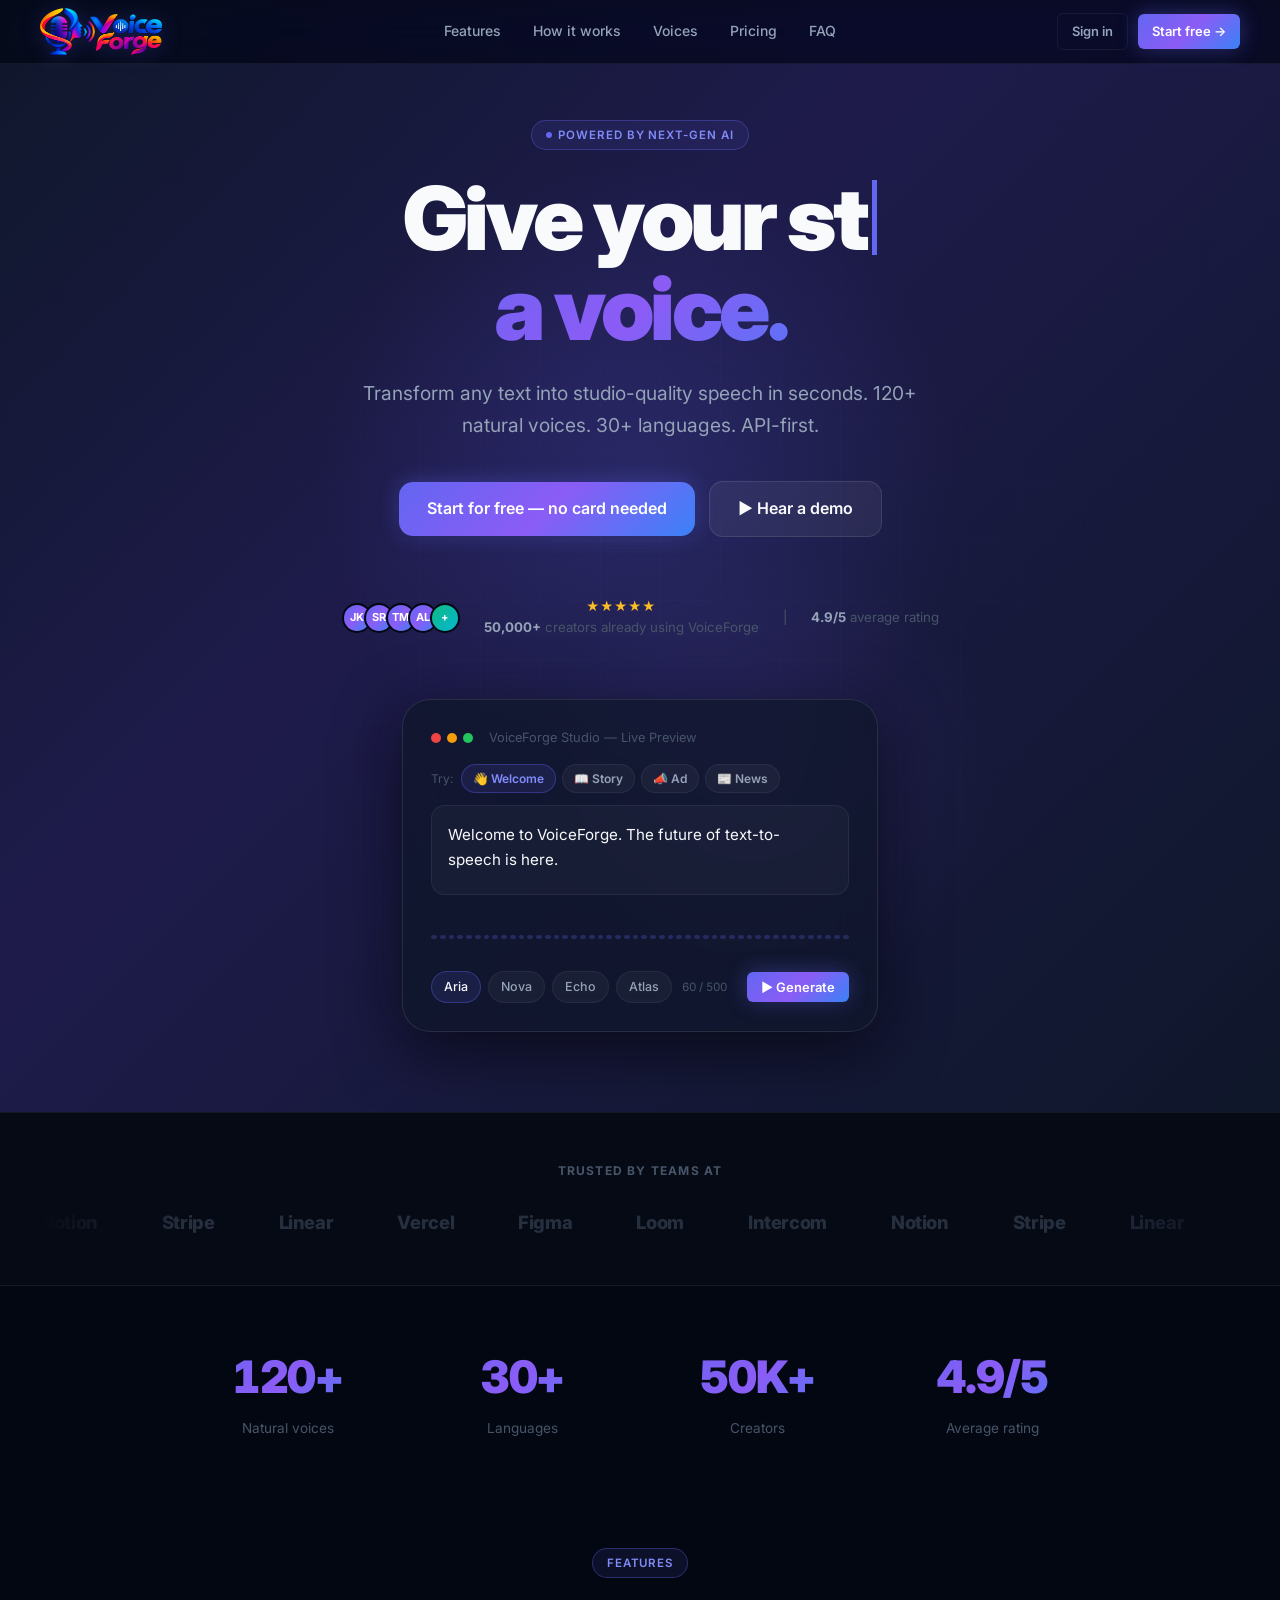
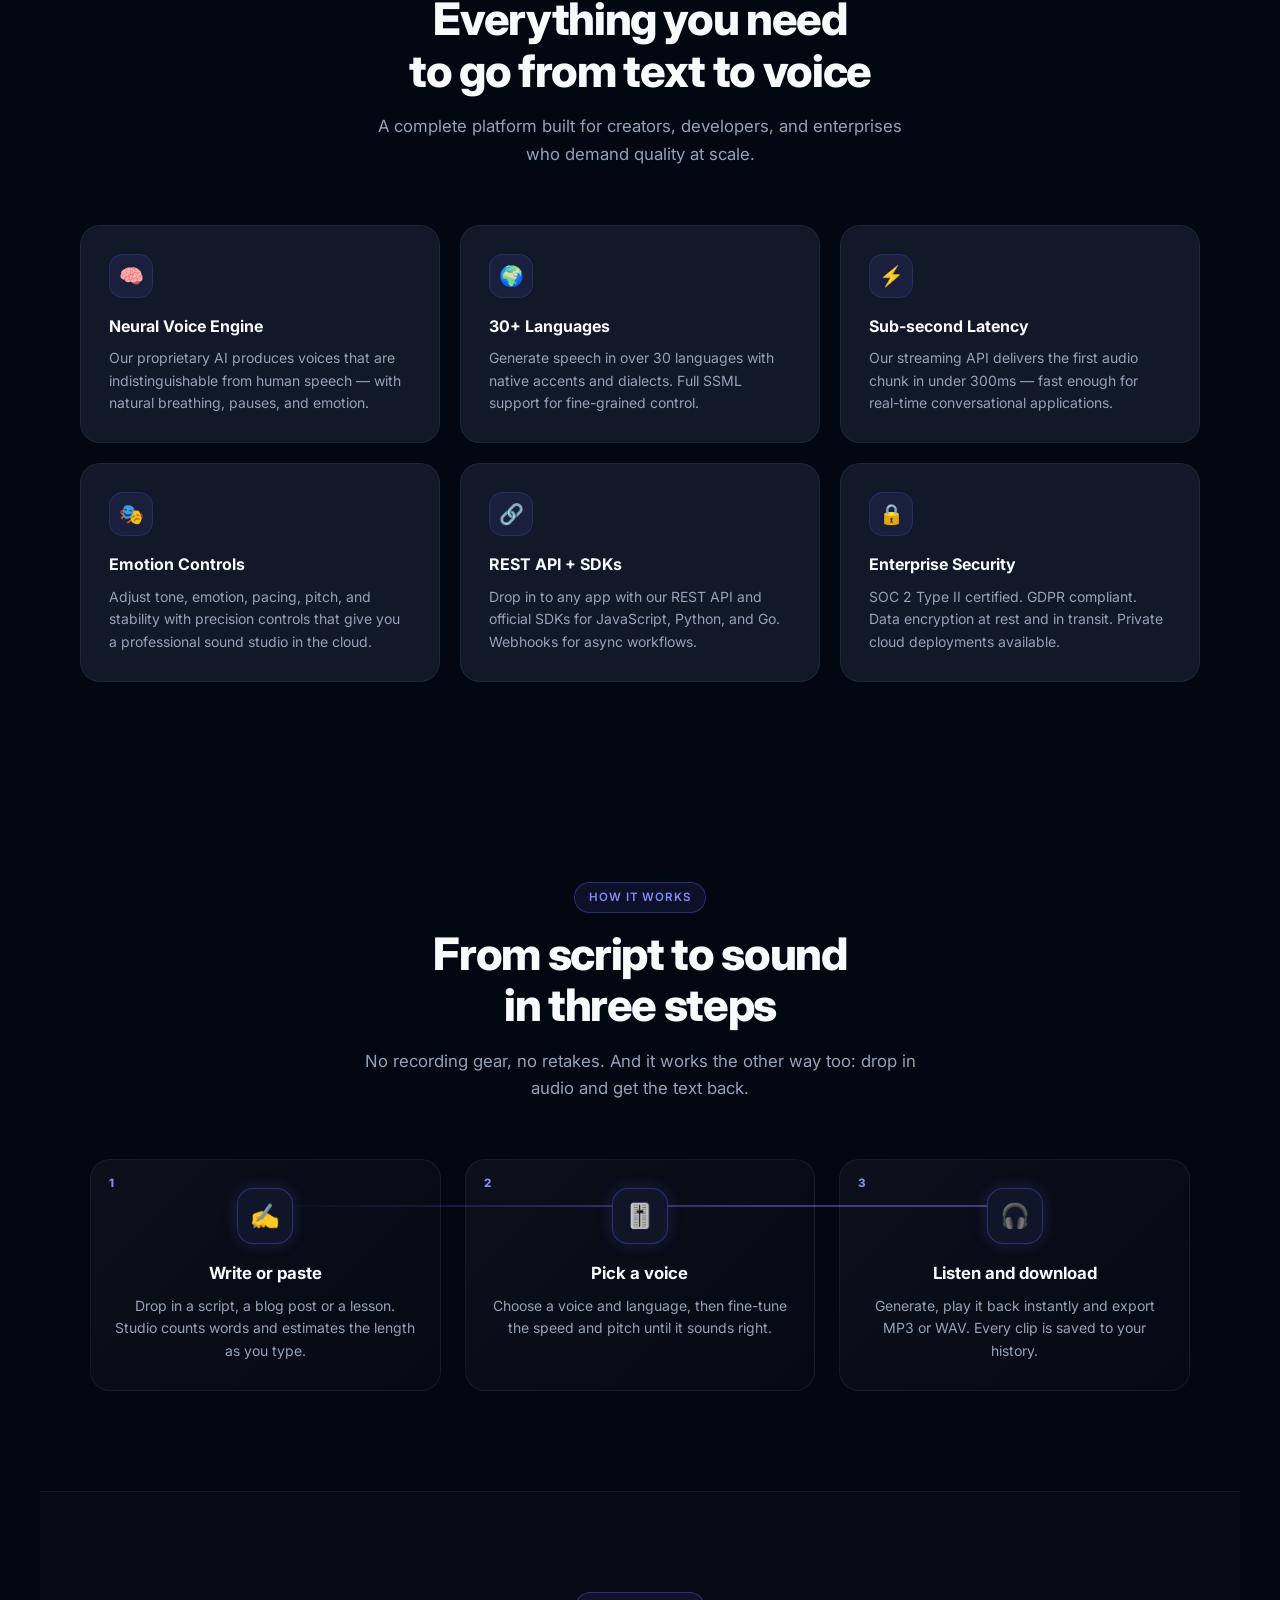
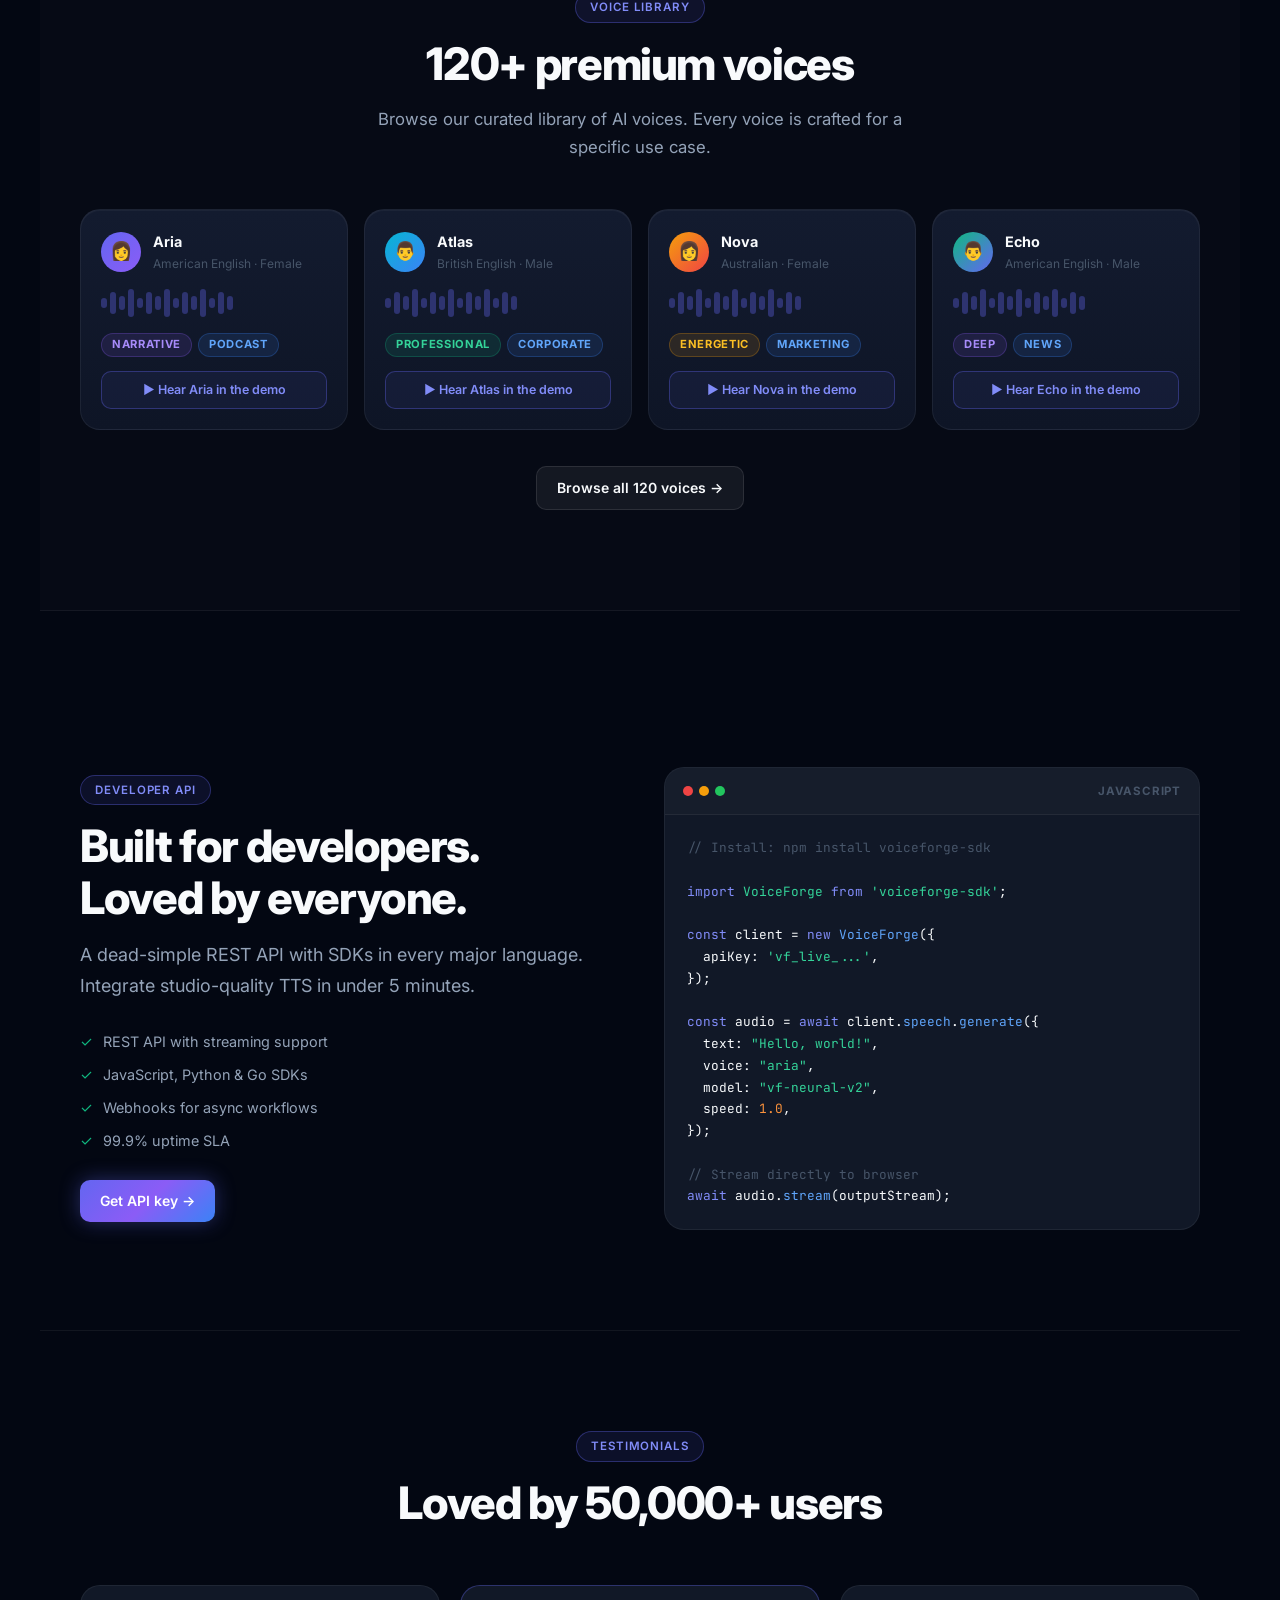
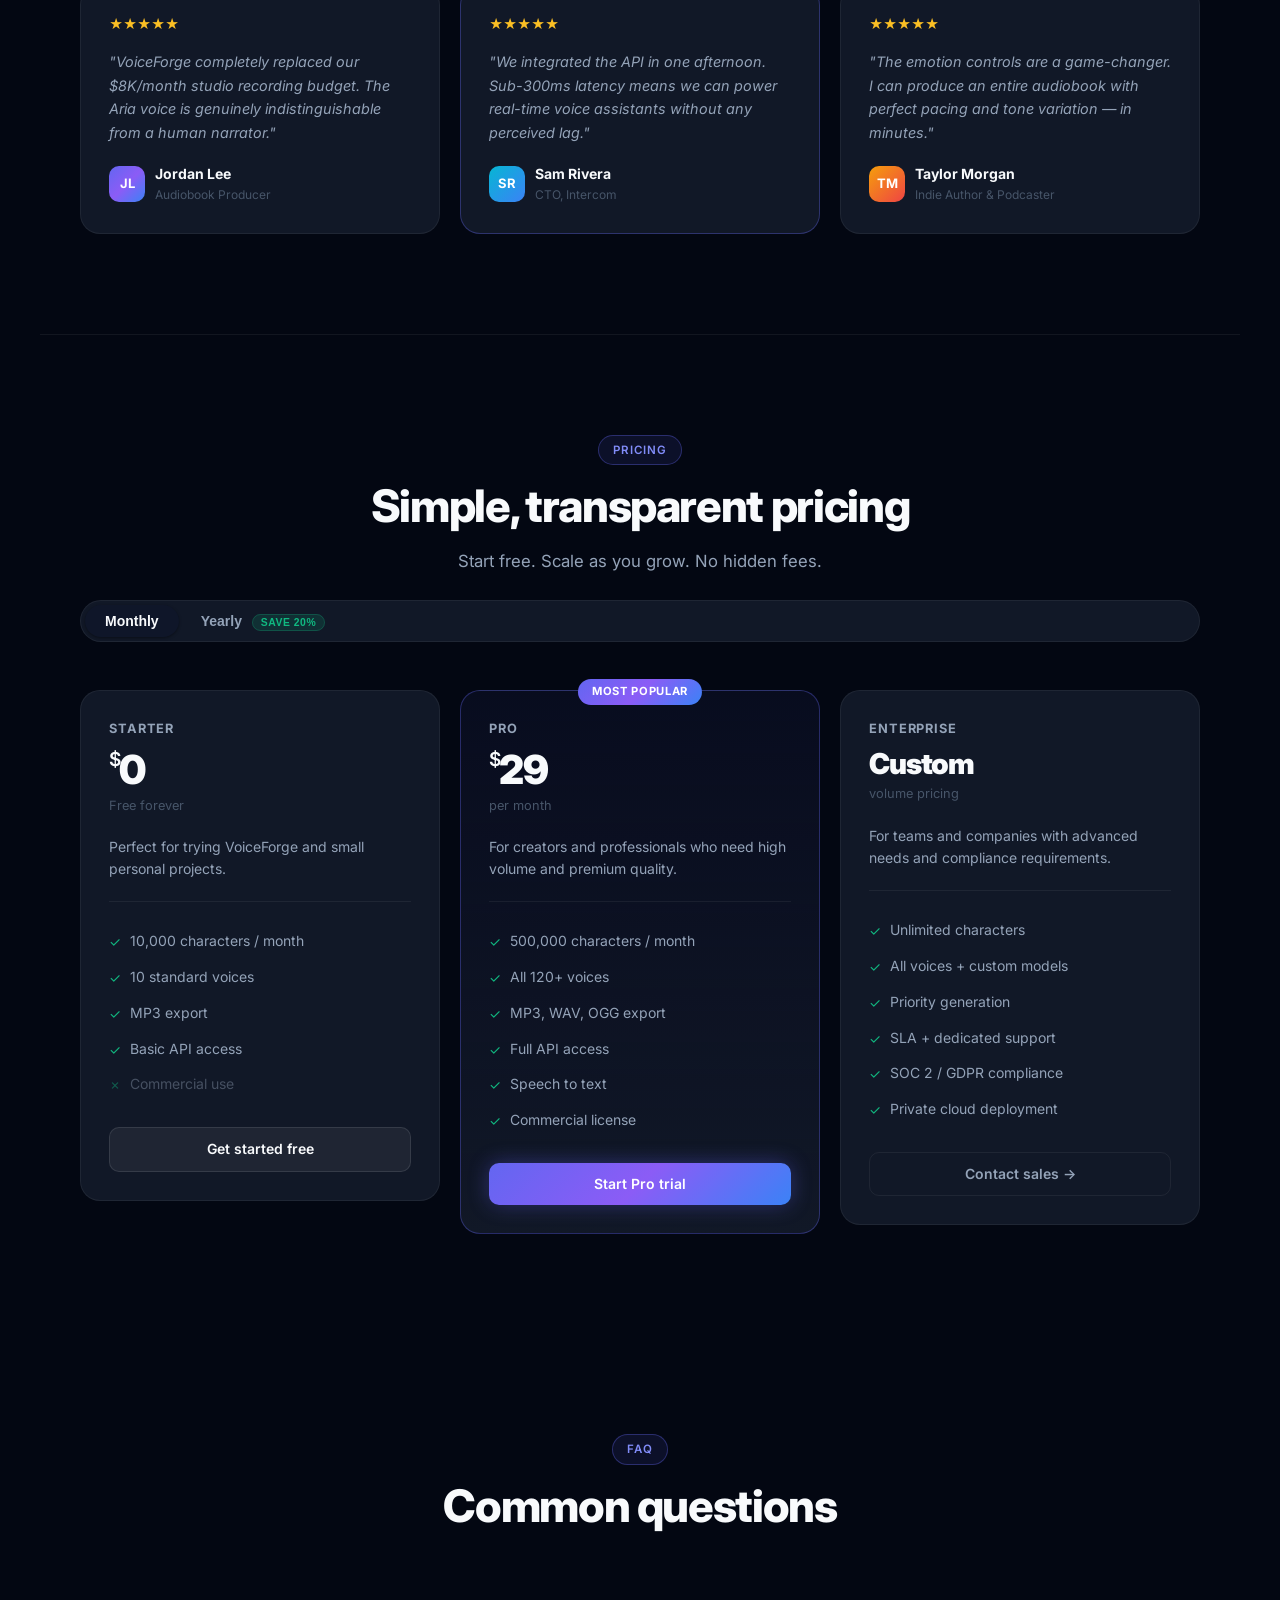
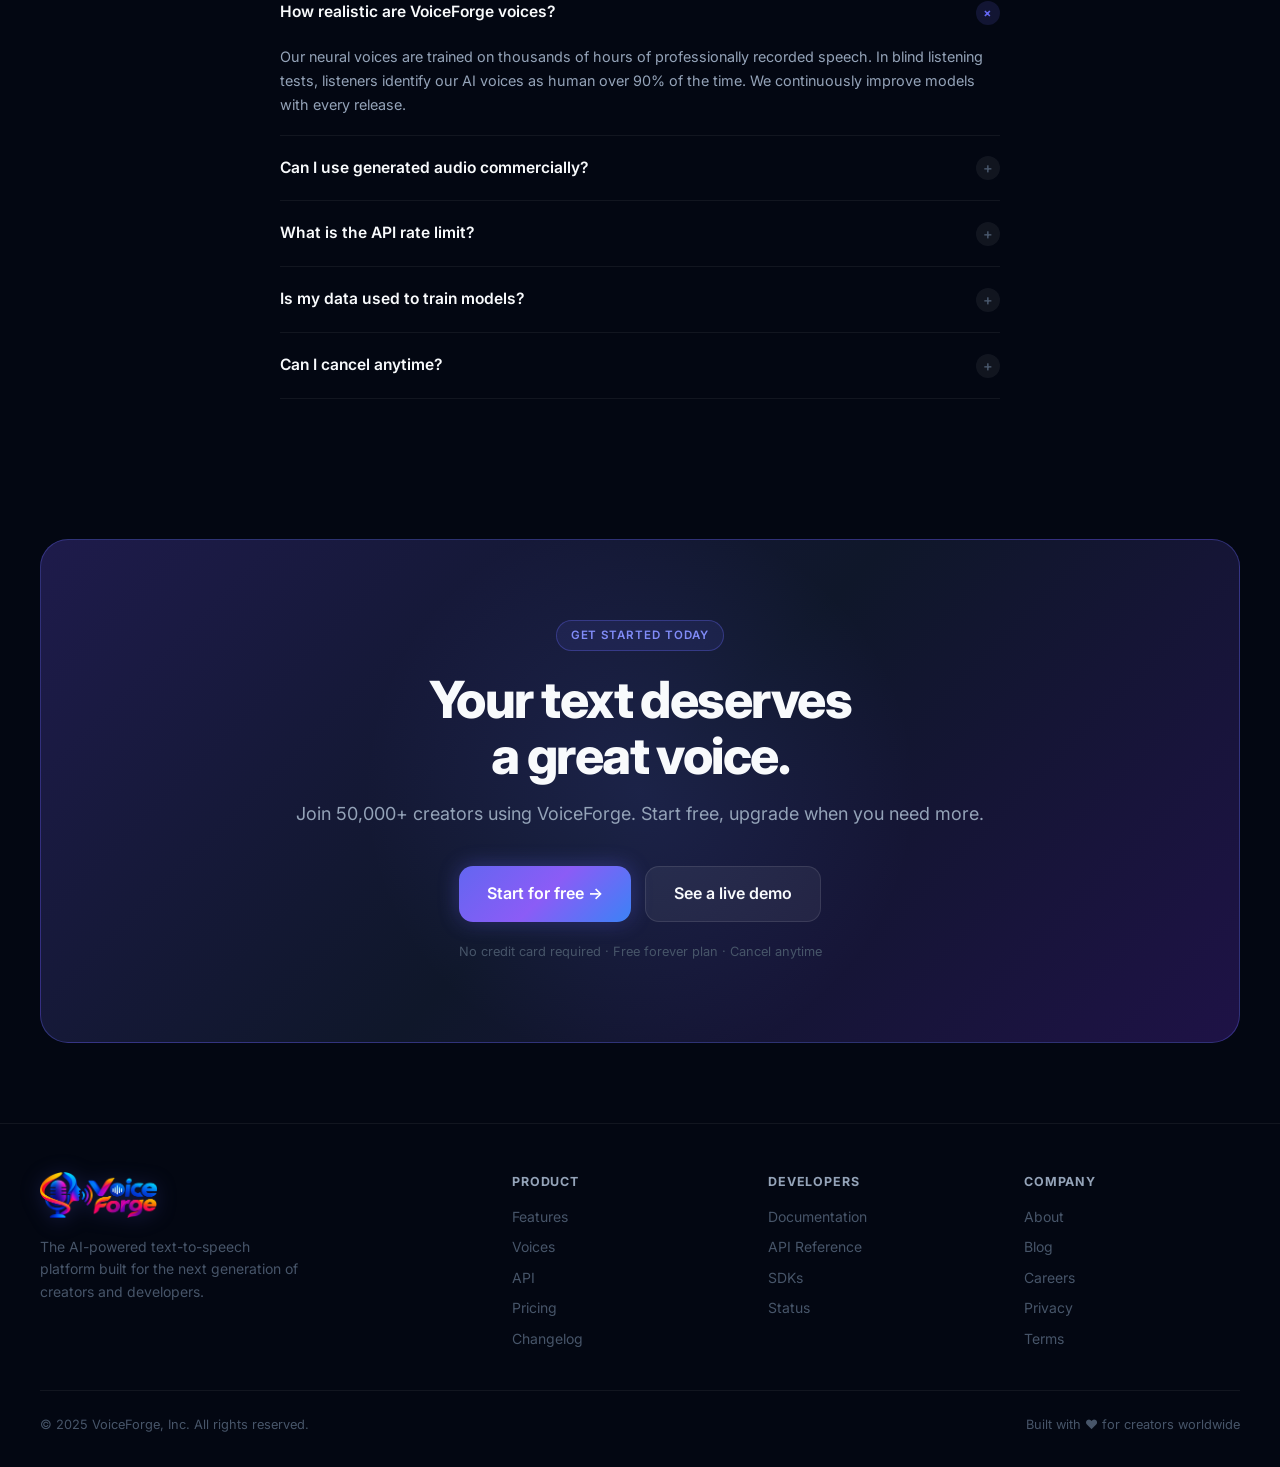
<file: frontend/index.html>
<!DOCTYPE html>
<html lang="en">
<head>
  <meta charset="UTF-8">
  <meta name="viewport" content="width=device-width, initial-scale=1.0">
  <title>VoiceForge — AI Text to Speech Platform</title>
<link rel="icon" href="favicon.ico" sizes="any">
<link rel="icon" type="image/png" sizes="32x32" href="assets/favicon-32.png">
<link rel="apple-touch-icon" href="assets/apple-touch-icon.png">
  <meta name="description" content="Transform any text into natural, expressive voice in seconds. Powered by next-generation AI. Used by 50,000+ creators, developers, and enterprises.">
  <link rel="stylesheet" href="design-system.css?v=20261009">
  <link rel="stylesheet" href="landing.css?v=20261009">
<link rel="stylesheet" href="ui.css?v=20261009">
</head>
<body>

<div class="scroll-progress" id="scrollProgress"></div>

<!-- ── Navigation ── -->
<nav class="landing-nav" id="landingNav">
  <a href="index.html" class="nav-logo">
    <img src="assets/logo.png" alt="VoiceForge" class="brand-logo">
  </a>

  <div class="nav-links-center">
    <a href="#features">Features</a>
    <a href="#how">How it works</a>
    <a href="#voices">Voices</a>
    <a href="#pricing">Pricing</a>
    <a href="#faq">FAQ</a>
  </div>

  <div class="nav-cta">
    <a href="login.html" class="btn btn-ghost btn-sm">Sign in</a>
    <a href="register.html" class="btn btn-primary btn-sm">Start free →</a>
  </div>
</nav>

<!-- ════════════════════════════════════
     HERO
════════════════════════════════════ -->
<section class="hero">
  <div class="hero-bg">
    <div class="hero-bg-glow"></div>
    <div class="hero-bg-glow2"></div>
    <div class="hero-grid"></div>
    <div class="hero-rings" aria-hidden="true"><span></span><span></span><span></span></div>
  </div>

  <div class="hero-content">
    <div class="hero-eyebrow">
      <span class="eyebrow"><span class="dot"></span> Powered by Next-Gen AI</span>
    </div>

    <h1 class="hero-headline">
      Give your <span class="rotator"><span id="rotWord">words</span><span class="caret" aria-hidden="true"></span></span>
      <span class="accent-line">a voice.</span>
    </h1>

    <p class="hero-sub">
      Transform any text into studio-quality speech in seconds.
      120+ natural voices. 30+ languages. API-first.
    </p>

    <div class="hero-actions">
      <a href="register.html" class="btn btn-primary btn-lg">
        Start for free — no card needed
      </a>
      <a href="#demo" class="btn btn-secondary btn-lg">
        ▶ Hear a demo
      </a>
    </div>

    <div class="social-proof">
      <div class="sp-avatars">
        <div class="sp-avatar">JK</div>
        <div class="sp-avatar">SR</div>
        <div class="sp-avatar">TM</div>
        <div class="sp-avatar">AL</div>
        <div class="sp-avatar" style="background:linear-gradient(135deg,#10b981,#06b6d4)">+</div>
      </div>
      <div>
        <div class="sp-stars">★★★★★</div>
        <div class="sp-text"><strong>50,000+</strong> creators already using VoiceForge</div>
      </div>
      <div class="sp-text" style="color:var(--text-tertiary)">|</div>
      <div class="sp-text"><strong style="color:var(--text-secondary)">4.9/5</strong> average rating</div>
    </div>
  </div>

  <!-- Live Demo Card -->
  <div class="hero-demo" id="demo">
    <div class="demo-header">
      <div class="demo-dots">
        <div class="demo-dot r"></div>
        <div class="demo-dot y"></div>
        <div class="demo-dot g"></div>
      </div>
      <span class="demo-title">VoiceForge Studio — Live Preview</span>
    </div>

    <div class="demo-examples">
      <span class="demo-examples-label">Try:</span>
      <button type="button" class="ex-chip active" onclick="useExample(this,'welcome')">👋 Welcome</button>
      <button type="button" class="ex-chip" onclick="useExample(this,'story')">📖 Story</button>
      <button type="button" class="ex-chip" onclick="useExample(this,'ad')">📣 Ad</button>
      <button type="button" class="ex-chip" onclick="useExample(this,'news')">📰 News</button>
    </div>

    <textarea class="demo-textarea" id="demoText" maxlength="500" placeholder="Type something and hear it come to life…" oninput="updateDemoCount()">Welcome to VoiceForge. The future of text-to-speech is here.</textarea>

    <div class="demo-eq" id="demoEq" aria-hidden="true"></div>

    <div class="demo-footer">
      <div class="demo-voices">
        <span class="voice-chip selected" onclick="selectVoice(this, 'aria')">Aria</span>
        <span class="voice-chip" onclick="selectVoice(this, 'nova')">Nova</span>
        <span class="voice-chip" onclick="selectVoice(this, 'echo')">Echo</span>
        <span class="voice-chip" onclick="selectVoice(this, 'atlas')">Atlas</span>
      </div>
      <span class="demo-count" id="demoCount">0 / 500</span>
      <button class="btn btn-primary btn-sm" onclick="demoConvert()" id="demoBtn">
        <span class="btn-label">▶ Generate</span>
        <span class="spinner"></span>
      </button>
    </div>

    <div class="demo-waveform" id="demoWaveform">
      <audio id="demoAudio" controls></audio>
    </div>
    <div class="demo-note" id="demoNote"></div>
  </div>
</section>

<!-- ════════════════════════════════════
     TRUSTED BY
════════════════════════════════════ -->
<div class="trusted-section">
  <div class="trusted-label">Trusted by teams at</div>
  <div class="logos-marquee">
    <div class="logos-track">
      <span class="logo-item">Notion</span><span class="logo-item">Stripe</span><span class="logo-item">Linear</span><span class="logo-item">Vercel</span><span class="logo-item">Figma</span><span class="logo-item">Loom</span><span class="logo-item">Intercom</span>
      <span aria-hidden="true" class="logos-dup"><span class="logo-item">Notion</span><span class="logo-item">Stripe</span><span class="logo-item">Linear</span><span class="logo-item">Vercel</span><span class="logo-item">Figma</span><span class="logo-item">Loom</span><span class="logo-item">Intercom</span></span>
    </div>
  </div>
</div>

<!-- ════════════════════════════════════
     STATS
════════════════════════════════════ -->
<section class="stats-strip">
  <div class="stat"><div class="stat-num"><span data-count="120">0</span>+</div><div class="stat-label">Natural voices</div></div>
  <div class="stat"><div class="stat-num"><span data-count="30">0</span>+</div><div class="stat-label">Languages</div></div>
  <div class="stat"><div class="stat-num"><span data-count="50">0</span>K+</div><div class="stat-label">Creators</div></div>
  <div class="stat"><div class="stat-num"><span data-count="4.9" data-decimals="1">0</span>/5</div><div class="stat-label">Average rating</div></div>
</section>

<!-- ════════════════════════════════════
     FEATURES
════════════════════════════════════ -->
<section class="section" id="features">
  <div class="section-center">
    <div class="section-eyebrow">
      <span class="eyebrow">Features</span>
    </div>
    <h2 class="section-headline">Everything you need<br>to go from text to voice</h2>
    <p class="section-sub">A complete platform built for creators, developers, and enterprises who demand quality at scale.</p>
  </div>

  <div class="features-grid">
    <div class="feature-card">
      <div class="feature-icon">🧠</div>
      <div class="feature-title">Neural Voice Engine</div>
      <div class="feature-desc">Our proprietary AI produces voices that are indistinguishable from human speech — with natural breathing, pauses, and emotion.</div>
    </div>
    <div class="feature-card">
      <div class="feature-icon">🌍</div>
      <div class="feature-title">30+ Languages</div>
      <div class="feature-desc">Generate speech in over 30 languages with native accents and dialects. Full SSML support for fine-grained control.</div>
    </div>
    <div class="feature-card">
      <div class="feature-icon">⚡</div>
      <div class="feature-title">Sub-second Latency</div>
      <div class="feature-desc">Our streaming API delivers the first audio chunk in under 300ms — fast enough for real-time conversational applications.</div>
    </div>
    <div class="feature-card">
      <div class="feature-icon">🎭</div>
      <div class="feature-title">Emotion Controls</div>
      <div class="feature-desc">Adjust tone, emotion, pacing, pitch, and stability with precision controls that give you a professional sound studio in the cloud.</div>
    </div>
    <div class="feature-card">
      <div class="feature-icon">🔗</div>
      <div class="feature-title">REST API + SDKs</div>
      <div class="feature-desc">Drop in to any app with our REST API and official SDKs for JavaScript, Python, and Go. Webhooks for async workflows.</div>
    </div>
    <div class="feature-card">
      <div class="feature-icon">🔒</div>
      <div class="feature-title">Enterprise Security</div>
      <div class="feature-desc">SOC 2 Type II certified. GDPR compliant. Data encryption at rest and in transit. Private cloud deployments available.</div>
    </div>
  </div>
</section>

<!-- ════════════════════════════════════
     HOW IT WORKS
════════════════════════════════════ -->
<section class="section" id="how">
  <div class="section-center">
    <div class="section-eyebrow"><span class="eyebrow">How it works</span></div>
    <h2 class="section-headline">From script to sound<br>in three steps</h2>
    <p class="section-sub">No recording gear, no retakes. And it works the other way too: drop in audio and get the text back.</p>
  </div>

  <div class="steps">
    <div class="step">
      <div class="step-num">1</div>
      <div class="step-icon">✍️</div>
      <div class="step-title">Write or paste</div>
      <div class="step-desc">Drop in a script, a blog post or a lesson. Studio counts words and estimates the length as you type.</div>
    </div>
    <div class="step">
      <div class="step-num">2</div>
      <div class="step-icon">🎚️</div>
      <div class="step-title">Pick a voice</div>
      <div class="step-desc">Choose a voice and language, then fine-tune the speed and pitch until it sounds right.</div>
    </div>
    <div class="step">
      <div class="step-num">3</div>
      <div class="step-icon">🎧</div>
      <div class="step-title">Listen and download</div>
      <div class="step-desc">Generate, play it back instantly and export MP3 or WAV. Every clip is saved to your history.</div>
    </div>
  </div>
</section>

<!-- ════════════════════════════════════
     VOICE EXAMPLES
════════════════════════════════════ -->
<section class="section" id="voices" style="background: rgba(255,255,255,0.01); border-top: 1px solid var(--border-subtle); border-bottom: 1px solid var(--border-subtle);">
  <div class="section-center">
    <div class="section-eyebrow"><span class="eyebrow">Voice Library</span></div>
    <h2 class="section-headline">120+ premium voices</h2>
    <p class="section-sub">Browse our curated library of AI voices. Every voice is crafted for a specific use case.</p>
  </div>

  <div class="content-grid-4" style="margin-top:48px;">
    <!-- Voice preview cards -->
    <div class="card voice-card" data-voice="aria" style="padding:20px;">
      <div style="display:flex;align-items:center;gap:12px;margin-bottom:12px;">
        <div style="width:40px;height:40px;background:linear-gradient(135deg,#6366f1,#8b5cf6);border-radius:50%;display:flex;align-items:center;justify-content:center;font-size:18px;flex-shrink:0;">👩</div>
        <div>
          <div style="font-size:0.9rem;font-weight:700;color:var(--text-primary);">Aria</div>
          <div style="font-size:0.75rem;color:var(--text-tertiary);">American English · Female</div>
        </div>
      </div>
      <div class="waveform" style="height:36px;margin-bottom:12px;">
        <div class="bar"></div><div class="bar"></div><div class="bar"></div><div class="bar"></div><div class="bar"></div>
        <div class="bar"></div><div class="bar"></div><div class="bar"></div><div class="bar"></div><div class="bar"></div>
        <div class="bar"></div><div class="bar"></div><div class="bar"></div><div class="bar"></div><div class="bar"></div>
      </div>
      <div style="display:flex;gap:6px;flex-wrap:wrap;">
        <span class="badge badge-violet">Narrative</span>
        <span class="badge badge-blue">Podcast</span>
      </div>
      <button type="button" class="try-voice" onclick="tryVoice('aria')">▶ Hear Aria in the demo</button>
    </div>

    <div class="card voice-card" data-voice="atlas" style="padding:20px;">
      <div style="display:flex;align-items:center;gap:12px;margin-bottom:12px;">
        <div style="width:40px;height:40px;background:linear-gradient(135deg,#06b6d4,#3b82f6);border-radius:50%;display:flex;align-items:center;justify-content:center;font-size:18px;flex-shrink:0;">👨</div>
        <div>
          <div style="font-size:0.9rem;font-weight:700;color:var(--text-primary);">Atlas</div>
          <div style="font-size:0.75rem;color:var(--text-tertiary);">British English · Male</div>
        </div>
      </div>
      <div class="waveform" style="height:36px;margin-bottom:12px;">
        <div class="bar"></div><div class="bar"></div><div class="bar"></div><div class="bar"></div><div class="bar"></div>
        <div class="bar"></div><div class="bar"></div><div class="bar"></div><div class="bar"></div><div class="bar"></div>
        <div class="bar"></div><div class="bar"></div><div class="bar"></div><div class="bar"></div><div class="bar"></div>
      </div>
      <div style="display:flex;gap:6px;flex-wrap:wrap;">
        <span class="badge badge-green">Professional</span>
        <span class="badge badge-blue">Corporate</span>
      </div>
      <button type="button" class="try-voice" onclick="tryVoice('atlas')">▶ Hear Atlas in the demo</button>
    </div>

    <div class="card voice-card" data-voice="nova" style="padding:20px;">
      <div style="display:flex;align-items:center;gap:12px;margin-bottom:12px;">
        <div style="width:40px;height:40px;background:linear-gradient(135deg,#f59e0b,#ef4444);border-radius:50%;display:flex;align-items:center;justify-content:center;font-size:18px;flex-shrink:0;">👩</div>
        <div>
          <div style="font-size:0.9rem;font-weight:700;color:var(--text-primary);">Nova</div>
          <div style="font-size:0.75rem;color:var(--text-tertiary);">Australian · Female</div>
        </div>
      </div>
      <div class="waveform" style="height:36px;margin-bottom:12px;">
        <div class="bar"></div><div class="bar"></div><div class="bar"></div><div class="bar"></div><div class="bar"></div>
        <div class="bar"></div><div class="bar"></div><div class="bar"></div><div class="bar"></div><div class="bar"></div>
        <div class="bar"></div><div class="bar"></div><div class="bar"></div><div class="bar"></div><div class="bar"></div>
      </div>
      <div style="display:flex;gap:6px;flex-wrap:wrap;">
        <span class="badge badge-gold">Energetic</span>
        <span class="badge badge-blue">Marketing</span>
      </div>
      <button type="button" class="try-voice" onclick="tryVoice('nova')">▶ Hear Nova in the demo</button>
    </div>

    <div class="card voice-card" data-voice="echo" style="padding:20px;">
      <div style="display:flex;align-items:center;gap:12px;margin-bottom:12px;">
        <div style="width:40px;height:40px;background:linear-gradient(135deg,#10b981,#6366f1);border-radius:50%;display:flex;align-items:center;justify-content:center;font-size:18px;flex-shrink:0;">👨</div>
        <div>
          <div style="font-size:0.9rem;font-weight:700;color:var(--text-primary);">Echo</div>
          <div style="font-size:0.75rem;color:var(--text-tertiary);">American English · Male</div>
        </div>
      </div>
      <div class="waveform" style="height:36px;margin-bottom:12px;">
        <div class="bar"></div><div class="bar"></div><div class="bar"></div><div class="bar"></div><div class="bar"></div>
        <div class="bar"></div><div class="bar"></div><div class="bar"></div><div class="bar"></div><div class="bar"></div>
        <div class="bar"></div><div class="bar"></div><div class="bar"></div><div class="bar"></div><div class="bar"></div>
      </div>
      <div style="display:flex;gap:6px;flex-wrap:wrap;">
        <span class="badge badge-violet">Deep</span>
        <span class="badge badge-blue">News</span>
      </div>
      <button type="button" class="try-voice" onclick="tryVoice('echo')">▶ Hear Echo in the demo</button>
    </div>
  </div>

  <div style="text-align:center;margin-top:36px;">
    <a href="register.html" class="btn btn-secondary">Browse all 120 voices →</a>
  </div>
</section>

<!-- ════════════════════════════════════
     API SHOWCASE
════════════════════════════════════ -->
<section class="section" id="api">
  <div class="api-showcase">
    <div>
      <div class="section-eyebrow" style="margin-bottom:16px;"><span class="eyebrow">Developer API</span></div>
      <h2 class="section-headline" style="text-align:left;">Built for developers.<br>Loved by everyone.</h2>
      <p class="t-body-lg" style="margin: 16px 0 28px;">A dead-simple REST API with SDKs in every major language. Integrate studio-quality TTS in under 5 minutes.</p>
      <ul style="list-style:none;display:flex;flex-direction:column;gap:10px;margin-bottom:28px;">
        <li style="display:flex;align-items:center;gap:10px;font-size:0.9rem;color:var(--text-secondary);">
          <span style="color:var(--success);">✓</span> REST API with streaming support
        </li>
        <li style="display:flex;align-items:center;gap:10px;font-size:0.9rem;color:var(--text-secondary);">
          <span style="color:var(--success);">✓</span> JavaScript, Python & Go SDKs
        </li>
        <li style="display:flex;align-items:center;gap:10px;font-size:0.9rem;color:var(--text-secondary);">
          <span style="color:var(--success);">✓</span> Webhooks for async workflows
        </li>
        <li style="display:flex;align-items:center;gap:10px;font-size:0.9rem;color:var(--text-secondary);">
          <span style="color:var(--success);">✓</span> 99.9% uptime SLA
        </li>
      </ul>
      <a href="register.html" class="btn btn-primary">Get API key →</a>
    </div>

    <div class="code-block">
      <div class="code-header">
        <div class="demo-dots">
          <div class="demo-dot r"></div><div class="demo-dot y"></div><div class="demo-dot g"></div>
        </div>
        <span class="code-lang">JavaScript</span>
      </div>
      <div class="code-body">
<span class="cm">// Install: npm install voiceforge-sdk</span>
<br><br>
<span class="kw">import</span> <span class="str">VoiceForge</span> <span class="kw">from</span> <span class="str">'voiceforge-sdk'</span><span class="">;</span>
<br><br>
<span class="kw">const</span> <span class="">client</span> <span class="">=</span> <span class="kw">new</span> <span class="fn">VoiceForge</span><span class="">({</span>
<br>&nbsp;&nbsp;<span class="">apiKey</span><span class="">:</span> <span class="str">'vf_live_...'</span><span class="">,</span>
<br><span class="">});</span>
<br><br>
<span class="kw">const</span> <span class="">audio</span> <span class="">=</span> <span class="kw">await</span> <span class="">client</span><span class="">.</span><span class="fn">speech</span><span class="">.</span><span class="fn">generate</span><span class="">({</span>
<br>&nbsp;&nbsp;<span class="">text</span><span class="">:</span> <span class="str">"Hello, world!"</span><span class="">,</span>
<br>&nbsp;&nbsp;<span class="">voice</span><span class="">:</span> <span class="str">"aria"</span><span class="">,</span>
<br>&nbsp;&nbsp;<span class="">model</span><span class="">:</span> <span class="str">"vf-neural-v2"</span><span class="">,</span>
<br>&nbsp;&nbsp;<span class="">speed</span><span class="">:</span> <span class="num">1.0</span><span class="">,</span>
<br><span class="">});</span>
<br><br>
<span class="cm">// Stream directly to browser</span>
<br>
<span class="kw">await</span> <span class="">audio</span><span class="">.</span><span class="fn">stream</span><span class="">(</span><span class="">outputStream</span><span class="">);</span>
      </div>
    </div>
  </div>
</section>

<!-- ════════════════════════════════════
     TESTIMONIALS
════════════════════════════════════ -->
<section class="section" style="border-top:1px solid var(--border-subtle);">
  <div class="section-center">
    <div class="section-eyebrow"><span class="eyebrow">Testimonials</span></div>
    <h2 class="section-headline">Loved by 50,000+ users</h2>
  </div>

  <div class="testimonials-grid">
    <div class="testimonial-card">
      <div class="t-stars">★★★★★</div>
      <div class="t-quote">"VoiceForge completely replaced our $8K/month studio recording budget. The Aria voice is genuinely indistinguishable from a human narrator."</div>
      <div class="t-author">
        <div class="t-avatar">JL</div>
        <div>
          <div class="t-name">Jordan Lee</div>
          <div class="t-role">Audiobook Producer</div>
        </div>
      </div>
    </div>
    <div class="testimonial-card" style="border-color:var(--border-blue);">
      <div class="t-stars">★★★★★</div>
      <div class="t-quote">"We integrated the API in one afternoon. Sub-300ms latency means we can power real-time voice assistants without any perceived lag."</div>
      <div class="t-author">
        <div class="t-avatar" style="background:linear-gradient(135deg,#06b6d4,#3b82f6);">SR</div>
        <div>
          <div class="t-name">Sam Rivera</div>
          <div class="t-role">CTO, Intercom</div>
        </div>
      </div>
    </div>
    <div class="testimonial-card">
      <div class="t-stars">★★★★★</div>
      <div class="t-quote">"The emotion controls are a game-changer. I can produce an entire audiobook with perfect pacing and tone variation — in minutes."</div>
      <div class="t-author">
        <div class="t-avatar" style="background:linear-gradient(135deg,#f59e0b,#ef4444);">TM</div>
        <div>
          <div class="t-name">Taylor Morgan</div>
          <div class="t-role">Indie Author & Podcaster</div>
        </div>
      </div>
    </div>
  </div>
</section>

<!-- ════════════════════════════════════
     PRICING
════════════════════════════════════ -->
<section class="section" id="pricing" style="border-top:1px solid var(--border-subtle);">
  <div class="section-center">
    <div class="section-eyebrow"><span class="eyebrow">Pricing</span></div>
    <h2 class="section-headline">Simple, transparent pricing</h2>
    <p class="section-sub">Start free. Scale as you grow. No hidden fees.</p>
    <div class="pricing-toggle" style="display:flex;margin:24px auto 0;">
      <button class="toggle-opt active" onclick="setPeriod(this,'monthly')">Monthly</button>
      <button class="toggle-opt" onclick="setPeriod(this,'yearly')">
        Yearly <span class="save-badge">Save 20%</span>
      </button>
    </div>
  </div>

  <div class="pricing-grid">
    <!-- Starter -->
    <div class="pricing-card">
      <div class="plan-name">Starter</div>
      <div class="plan-price"><sup>$</sup><span class="price-val">0</span></div>
      <div class="plan-period">Free forever</div>
      <div class="plan-desc">Perfect for trying VoiceForge and small personal projects.</div>
      <ul class="plan-features">
        <li><span class="check">✓</span> 10,000 characters / month</li>
        <li><span class="check">✓</span> 10 standard voices</li>
        <li><span class="check">✓</span> MP3 export</li>
        <li><span class="check">✓</span> Basic API access</li>
        <li style="opacity:0.4;"><span class="check">✗</span> Commercial use</li>
      </ul>
      <a href="register.html" class="btn btn-secondary btn-full">Get started free</a>
    </div>

    <!-- Pro (popular) -->
    <div class="pricing-card popular">
      <div class="popular-tag">Most Popular</div>
      <div class="plan-name">Pro</div>
      <div class="plan-price"><sup>$</sup><span class="price-val" data-monthly="29" data-yearly="23">29</span></div>
      <div class="plan-period">per month</div>
      <div class="plan-desc">For creators and professionals who need high volume and premium quality.</div>
      <ul class="plan-features">
        <li><span class="check">✓</span> 500,000 characters / month</li>
        <li><span class="check">✓</span> All 120+ voices</li>
        <li><span class="check">✓</span> MP3, WAV, OGG export</li>
        <li><span class="check">✓</span> Full API access</li>
        <li><span class="check">✓</span> Speech to text</li>
        <li><span class="check">✓</span> Commercial license</li>
      </ul>
      <a href="register.html" class="btn btn-primary btn-full">Start Pro trial</a>
    </div>

    <!-- Enterprise -->
    <div class="pricing-card">
      <div class="plan-name">Enterprise</div>
      <div class="plan-price" style="font-size:1.8rem;">Custom</div>
      <div class="plan-period">volume pricing</div>
      <div class="plan-desc">For teams and companies with advanced needs and compliance requirements.</div>
      <ul class="plan-features">
        <li><span class="check">✓</span> Unlimited characters</li>
        <li><span class="check">✓</span> All voices + custom models</li>
        <li><span class="check">✓</span> Priority generation</li>
        <li><span class="check">✓</span> SLA + dedicated support</li>
        <li><span class="check">✓</span> SOC 2 / GDPR compliance</li>
        <li><span class="check">✓</span> Private cloud deployment</li>
      </ul>
      <a href="mailto:enterprise@voiceforge.ai" class="btn btn-ghost btn-full">Contact sales →</a>
    </div>
  </div>
</section>

<!-- ════════════════════════════════════
     FAQ
════════════════════════════════════ -->
<section class="section" id="faq">
  <div class="section-center">
    <div class="section-eyebrow"><span class="eyebrow">FAQ</span></div>
    <h2 class="section-headline">Common questions</h2>
  </div>

  <div class="faq-list">
    <div class="faq-item open">
      <div class="faq-q" onclick="toggleFaq(this)">
        How realistic are VoiceForge voices?
        <span class="faq-icon">+</span>
      </div>
      <div class="faq-a">Our neural voices are trained on thousands of hours of professionally recorded speech. In blind listening tests, listeners identify our AI voices as human over 90% of the time. We continuously improve models with every release.</div>
    </div>
    <div class="faq-item">
      <div class="faq-q" onclick="toggleFaq(this)">
        Can I use generated audio commercially?
        <span class="faq-icon">+</span>
      </div>
      <div class="faq-a">Yes, all Pro and Enterprise plans include a full commercial license. You can use generated audio in YouTube videos, podcasts, ads, apps, and products without attribution.</div>
    </div>
    <div class="faq-item">
      <div class="faq-q" onclick="toggleFaq(this)">
        What is the API rate limit?
        <span class="faq-icon">+</span>
      </div>
      <div class="faq-a">Starter: 5 requests/min. Pro: 50 requests/min. Enterprise: custom limits up to thousands of concurrent requests. Contact us for high-throughput needs.</div>
    </div>
    <div class="faq-item">
      <div class="faq-q" onclick="toggleFaq(this)">
        Is my data used to train models?
        <span class="faq-icon">+</span>
      </div>
      <div class="faq-a">No. Your text inputs and generated audio are never used to train or improve our models. Enterprise plans include zero-data-retention options.</div>
    </div>
    <div class="faq-item">
      <div class="faq-q" onclick="toggleFaq(this)">
        Can I cancel anytime?
        <span class="faq-icon">+</span>
      </div>
      <div class="faq-a">Absolutely. You can cancel your subscription at any time from your billing settings. You'll keep access until the end of your billing period. No questions asked.</div>
    </div>
  </div>
</section>

<!-- ════════════════════════════════════
     FINAL CTA
════════════════════════════════════ -->
<div class="final-cta">
  <div class="final-cta-content">
    <div class="section-eyebrow" style="display:inline-flex;margin-bottom:20px;"><span class="eyebrow">Get started today</span></div>
    <h2 class="t-h1" style="margin-bottom:16px;color:var(--text-primary);">Your text deserves<br>a great voice.</h2>
    <p class="t-body-lg" style="margin-bottom:36px;">Join 50,000+ creators using VoiceForge. Start free, upgrade when you need more.</p>
    <div style="display:flex;gap:14px;justify-content:center;flex-wrap:wrap;">
      <a href="register.html" class="btn btn-primary btn-lg">Start for free →</a>
      <a href="#demo" class="btn btn-secondary btn-lg">See a live demo</a>
    </div>
    <div style="margin-top:20px;font-size:0.8rem;color:var(--text-tertiary);">No credit card required · Free forever plan · Cancel anytime</div>
  </div>
</div>

<!-- ════════════════════════════════════
     FOOTER
════════════════════════════════════ -->
<footer class="landing-footer">
  <div class="footer-inner">
    <div class="footer-brand">
      <a href="index.html" class="nav-logo" style="margin-bottom:8px;display:inline-flex;">
        <img src="assets/logo.png" alt="VoiceForge" class="brand-logo">
      </a>
      <p class="footer-desc">The AI-powered text-to-speech platform built for the next generation of creators and developers.</p>
    </div>
    <div class="footer-col">
      <h4>Product</h4>
      <a href="#features">Features</a>
      <a href="#voices">Voices</a>
      <a href="#api">API</a>
      <a href="#pricing">Pricing</a>
      <a href="#">Changelog</a>
    </div>
    <div class="footer-col">
      <h4>Developers</h4>
      <a href="#">Documentation</a>
      <a href="#">API Reference</a>
      <a href="#">SDKs</a>
      <a href="#">Status</a>
    </div>
    <div class="footer-col">
      <h4>Company</h4>
      <a href="#">About</a>
      <a href="#">Blog</a>
      <a href="#">Careers</a>
      <a href="#">Privacy</a>
      <a href="#">Terms</a>
    </div>
  </div>
  <div class="footer-bottom">
    <span>© 2025 VoiceForge, Inc. All rights reserved.</span>
    <span>Built with ❤ for creators worldwide</span>
  </div>
</footer>

<div id="toast"></div>

<script>
const reduceMotion = window.matchMedia('(prefers-reduced-motion: reduce)').matches;

// ── Hero: rotating word ──
(function () {
  const words = ['words', 'stories', 'lessons', 'podcasts', 'videos', 'ideas'];
  const el = document.getElementById('rotWord');
  if (reduceMotion) return;
  let i = 0;
  const type = (word, n = 0) => {
    el.textContent = word.slice(0, n);
    if (n < word.length) setTimeout(() => type(word, n + 1), 70);
    else setTimeout(erase, 1900);
  };
  const erase = () => {
    const cur = el.textContent;
    if (cur.length) { el.textContent = cur.slice(0, -1); setTimeout(erase, 40); }
    else { i = (i + 1) % words.length; setTimeout(() => type(words[i]), 200); }
  };
  setTimeout(erase, 2200);
})();

// ── Demo ──
const EXAMPLES = {
  welcome: 'Welcome to VoiceForge. The future of text-to-speech is here.',
  story: 'The lighthouse keeper had not seen a ship in forty years. Then, one foggy night, a bell rang out across the water.',
  ad: 'Tired of recording the same line ten times? Type it once, pick a voice, and you are done. Try VoiceForge free today.',
  news: 'Good evening. Here are tonight\'s top stories. Scientists have discovered a new species of deep sea octopus off the coast of Australia.',
};

// Equalizer bars under the text box
const eq = document.getElementById('demoEq');
for (let n = 0; n < 48; n++) {
  const b = document.createElement('i');
  b.style.setProperty('--h', (20 + Math.round(Math.abs(Math.sin(n * 0.7)) * 80)) + '%');
  b.style.animationDelay = (n % 8) * 0.09 + 's';
  eq.appendChild(b);
}
const setPlaying = on => eq.classList.toggle('playing', on);

let selectedVoice = 'aria';
function selectVoice(el, voice) {
  document.querySelectorAll('.voice-chip').forEach(c => c.classList.remove('selected'));
  el.classList.add('selected');
  selectedVoice = voice;
}

function useExample(btn, key) {
  document.querySelectorAll('.ex-chip').forEach(c => c.classList.remove('active'));
  btn.classList.add('active');
  const ta = document.getElementById('demoText');
  ta.value = EXAMPLES[key];
  updateDemoCount();
  ta.focus();
}

function updateDemoCount() {
  document.getElementById('demoCount').textContent = document.getElementById('demoText').value.length + ' / 500';
}
updateDemoCount();

// Voice library cards jump up to the demo with that voice picked
function tryVoice(voice) {
  const chip = [...document.querySelectorAll('.voice-chip')].find(c => c.getAttribute('onclick').includes("'" + voice + "'"));
  if (chip) selectVoice(chip, voice);
  document.getElementById('demo').scrollIntoView({ behavior: reduceMotion ? 'auto' : 'smooth', block: 'center' });
  const card = document.getElementById('demo');
  card.classList.remove('flash'); void card.offsetWidth; card.classList.add('flash');
}

function setNote(html) {
  const n = document.getElementById('demoNote');
  n.innerHTML = html;
  n.classList.toggle('visible', !!html);
}

// Without an account, speak with the browser's built-in voice so visitors hear something right away
function browserPreview(text) {
  if (!('speechSynthesis' in window)) return false;
  speechSynthesis.cancel();
  const u = new SpeechSynthesisUtterance(text);
  u.onstart = () => setPlaying(true);
  u.onend = u.onerror = () => setPlaying(false);
  speechSynthesis.speak(u);
  setNote('This quick preview uses your browser\'s own voice. <a href="register.html">Create a free account</a> to hear the real neural voices.');
  return true;
}

async function demoConvert() {
  const text = document.getElementById('demoText').value.trim();
  if (!text) { showToast('Please enter some text.', 'error'); return; }
  const token = localStorage.getItem('token');
  if (!token) {
    if (!browserPreview(text)) showToast('Sign in to generate audio.', 'error');
    return;
  }
  const btn = document.getElementById('demoBtn');
  btn.classList.add('loading');
  try {
    const res = await fetch('/api/speech/', {
      method: 'POST',
      headers: { 'Content-Type': 'application/json', Authorization: 'Bearer ' + token },
      body: JSON.stringify({ text, voice: selectedVoice, format: 'mp3' })
    });
    if (res.status === 401) { localStorage.removeItem('token'); browserPreview(text); return; }
    if (!res.ok) { const e = await res.json().catch(() => ({})); throw new Error(e.detail || 'Generation failed.'); }
    const audio = document.getElementById('demoAudio');
    audio.src = URL.createObjectURL(await res.blob());
    audio.onplay = () => setPlaying(true);
    audio.onpause = audio.onended = () => setPlaying(false);
    document.getElementById('demoWaveform').classList.add('visible');
    setNote('');
    audio.play();
    showToast('Audio generated!', 'success');
  } catch (e) {
    showToast(e.message || 'Generation failed.', 'error');
  } finally {
    btn.classList.remove('loading');
  }
}

// Pricing toggle
function setPeriod(btn, period) {
  document.querySelectorAll('.toggle-opt').forEach(b => b.classList.remove('active'));
  btn.classList.add('active');
  document.querySelectorAll('.price-val[data-monthly]').forEach(el => {
    el.textContent = period === 'yearly' ? el.dataset.yearly : el.dataset.monthly;
  });
}

// FAQ accordion
function toggleFaq(el) {
  const item = el.closest('.faq-item');
  const isOpen = item.classList.contains('open');
  document.querySelectorAll('.faq-item').forEach(i => i.classList.remove('open'));
  if (!isOpen) item.classList.add('open');
}

// Toast
function showToast(msg, type='') {
  const t = document.getElementById('toast');
  t.innerHTML = (type === 'success' ? '✓ ' : type === 'error' ? '⚠ ' : '') + msg;
  t.className = 'show' + (type ? ' ' + type : '');
  setTimeout(() => t.className = '', 3000);
}

// Animate waveforms on hover
document.querySelectorAll('.waveform').forEach(wf => {
  wf.addEventListener('mouseenter', () => wf.classList.add('active'));
  wf.addEventListener('mouseleave', () => wf.classList.remove('active'));
});

// Nav background + reading progress on scroll
const nav = document.getElementById('landingNav');
const progress = document.getElementById('scrollProgress');
function onScroll() {
  const max = document.documentElement.scrollHeight - innerHeight;
  progress.style.transform = 'scaleX(' + (max > 0 ? scrollY / max : 0) + ')';
  nav.classList.toggle('scrolled', scrollY > 20);
}
addEventListener('scroll', onScroll, { passive: true });
onScroll();

// Spotlight that follows the mouse on feature cards
document.querySelectorAll('.feature-card, .step').forEach(card => {
  card.addEventListener('pointermove', e => {
    const r = card.getBoundingClientRect();
    card.style.setProperty('--mx', (e.clientX - r.left) + 'px');
    card.style.setProperty('--my', (e.clientY - r.top) + 'px');
  });
});

// Count-up numbers
function countUp(el) {
  const target = parseFloat(el.dataset.count), dec = +(el.dataset.decimals || 0);
  if (reduceMotion) { el.textContent = target.toFixed(dec); return; }
  const t0 = performance.now(), dur = 1400;
  const tick = now => {
    const p = Math.min(1, (now - t0) / dur), eased = 1 - Math.pow(1 - p, 3);
    el.textContent = (target * eased).toFixed(dec);
    if (p < 1) requestAnimationFrame(tick);
  };
  requestAnimationFrame(tick);
}

// Reveal sections as they scroll into view
const revealEls = document.querySelectorAll('.section-center, .feature-card, .step, .voice-card, .api-showcase > *, .testimonial-card, .pricing-card, .faq-item, .final-cta-content, .stat');
if ('IntersectionObserver' in window && !reduceMotion) {
  revealEls.forEach(el => {
    el.classList.add('reveal');
    const sibs = [...el.parentElement.children].filter(c => c.classList.contains('reveal'));
    el.style.transitionDelay = Math.min(sibs.indexOf(el), 5) * 80 + 'ms';
  });
  const io = new IntersectionObserver(entries => entries.forEach(en => {
    if (!en.isIntersecting) return;
    en.target.classList.add('in');
    en.target.querySelectorAll('[data-count]').forEach(countUp);
    io.unobserve(en.target);
  }), { threshold: 0.15, rootMargin: '0px 0px -40px 0px' });
  revealEls.forEach(el => io.observe(el));
} else {
  document.querySelectorAll('[data-count]').forEach(countUp);
}
</script>
</body>
</html>
</file>
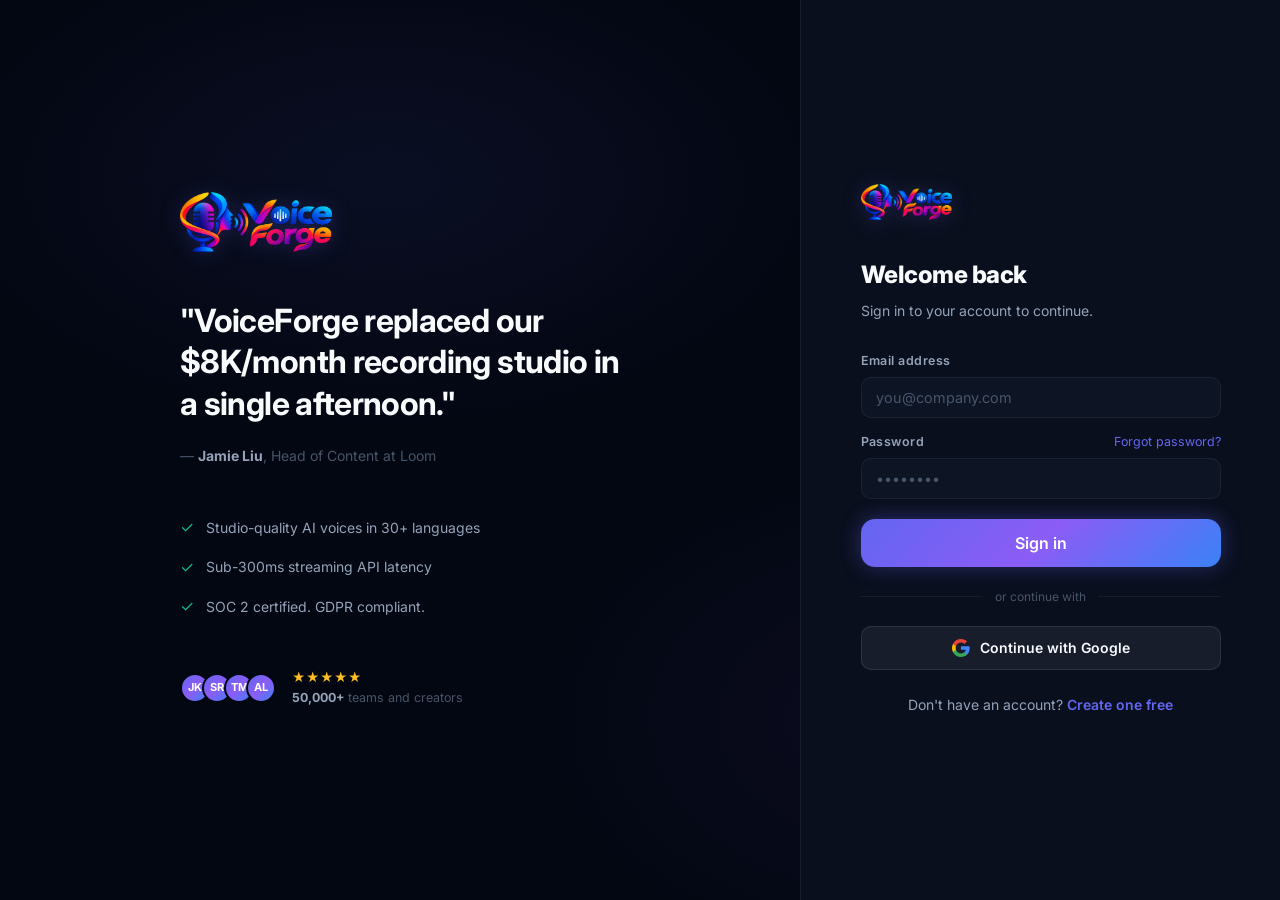
<file: frontend/api.html>
<!DOCTYPE html>
<html lang="en">
<head>
<meta charset="UTF-8">
<meta name="viewport" content="width=device-width, initial-scale=1.0">
<title>API — VoiceForge</title>
<link rel="icon" href="favicon.ico" sizes="any">
<link rel="icon" type="image/png" sizes="32x32" href="assets/favicon-32.png">
<link rel="apple-touch-icon" href="assets/apple-touch-icon.png">
<link rel="preconnect" href="https://fonts.googleapis.com">
<link href="https://fonts.googleapis.com/css2?family=Inter:wght@400;500;600;700;800&family=JetBrains+Mono:wght@400;500&display=swap" rel="stylesheet">
<style>
*,*::before,*::after{margin:0;padding:0;box-sizing:border-box;}
html,body{height:100%;font-family:'Inter',sans-serif;background:#030712;color:#f1f5f9;overflow:hidden;}
.shell{display:flex;height:100vh;width:100vw;}
.sb{width:220px;min-width:220px;height:100vh;background:#0a0f1e;border-right:1px solid rgba(255,255,255,0.07);display:flex;flex-direction:column;overflow-y:auto;flex-shrink:0;}
.sb-head{padding:18px 14px 14px;border-bottom:1px solid rgba(255,255,255,0.07);}
.logo{display:flex;align-items:center;gap:9px;text-decoration:none;margin-bottom:12px;}
.logo-icon{width:30px;height:30px;background:linear-gradient(135deg,#6366f1,#8b5cf6);border-radius:8px;display:flex;align-items:center;justify-content:center;font-size:14px;flex-shrink:0;}
.logo-text{font-size:.9rem;font-weight:800;color:#f1f5f9;letter-spacing:-.02em;}
.logo-text span{color:#818cf8;}
.ws-btn{display:flex;align-items:center;gap:7px;width:100%;padding:7px 9px;background:rgba(255,255,255,0.03);border:1px solid rgba(255,255,255,0.07);border-radius:8px;color:#94a3b8;cursor:pointer;font-size:.78rem;font-weight:500;font-family:'Inter',sans-serif;}
.ws-av{width:20px;height:20px;background:linear-gradient(135deg,#6366f1,#8b5cf6);border-radius:4px;display:flex;align-items:center;justify-content:center;font-size:9px;font-weight:700;color:#fff;flex-shrink:0;}
.sb-nav{padding:12px 8px;flex:1;}
.nav-sec{margin-bottom:20px;}
.nav-sec-label{font-size:.65rem;font-weight:700;letter-spacing:.1em;text-transform:uppercase;color:#334155;padding:0 8px;margin-bottom:5px;}
.nav-item{display:flex;align-items:center;gap:8px;padding:7px 10px;border-radius:8px;color:#64748b;text-decoration:none;font-size:.83rem;font-weight:500;transition:all .15s;position:relative;}
.nav-item svg{flex-shrink:0;width:15px;height:15px;}
.nav-item:hover{background:rgba(255,255,255,0.05);color:#cbd5e1;}
.nav-item.active{background:rgba(99,102,241,0.12);color:#e2e8f0;border:1px solid rgba(99,102,241,0.2);}
.nav-badge{margin-left:auto;background:rgba(99,102,241,0.15);color:#818cf8;font-size:.62rem;font-weight:700;padding:2px 6px;border-radius:99px;}
.sb-foot{padding:12px 8px;border-top:1px solid rgba(255,255,255,0.07);}
.credits-box{padding:10px;background:rgba(255,255,255,0.03);border:1px solid rgba(255,255,255,0.07);border-radius:8px;margin-bottom:10px;}
.credits-head{display:flex;justify-content:space-between;align-items:center;margin-bottom:7px;}
.credits-label{font-size:.67rem;font-weight:700;color:#475569;text-transform:uppercase;letter-spacing:.06em;}
.badge-gold{background:rgba(245,158,11,.12);color:#fbbf24;font-size:.65rem;font-weight:700;padding:2px 7px;border-radius:99px;border:1px solid rgba(245,158,11,.2);}
.bar-track{height:5px;background:rgba(255,255,255,0.06);border-radius:99px;overflow:hidden;margin-bottom:5px;}
.bar-fill{height:100%;background:linear-gradient(90deg,#6366f1,#8b5cf6);border-radius:99px;}
.bar-labels{display:flex;justify-content:space-between;font-size:.67rem;color:#475569;}
.user-row{display:flex;align-items:center;gap:8px;padding:7px 9px;border-radius:8px;cursor:pointer;}
.user-row:hover{background:rgba(255,255,255,0.04);}
.user-av{width:28px;height:28px;background:linear-gradient(135deg,#6366f1,#8b5cf6);border-radius:6px;display:flex;align-items:center;justify-content:center;font-size:11px;font-weight:700;color:#fff;flex-shrink:0;}
.user-name{font-size:.78rem;font-weight:600;color:#e2e8f0;white-space:nowrap;overflow:hidden;text-overflow:ellipsis;max-width:110px;}
.user-plan{font-size:.67rem;color:#475569;}
.logout-btn{background:none;border:none;color:#475569;cursor:pointer;padding:3px;border-radius:4px;margin-left:auto;}
.logout-btn:hover{color:#ef4444;}
.main{flex:1;display:flex;flex-direction:column;overflow:hidden;min-width:0;}
.topbar{height:54px;background:#0a0f1e;border-bottom:1px solid rgba(255,255,255,0.07);display:flex;align-items:center;padding:0 24px;flex-shrink:0;}
.breadcrumb{display:flex;align-items:center;gap:7px;font-size:.83rem;color:#475569;}
.breadcrumb .cur{color:#e2e8f0;font-weight:500;}
.tb-right{margin-left:auto;display:flex;align-items:center;gap:10px;}
.credits-pill{display:flex;align-items:center;gap:6px;padding:5px 12px;background:rgba(245,158,11,.08);border:1px solid rgba(245,158,11,.2);border-radius:99px;font-size:.75rem;font-weight:600;color:#fbbf24;}
.page-scroll{flex:1;overflow-y:auto;padding:28px 24px;}

/* API Key card */
.key-card{background:#111827;border:1px solid rgba(255,255,255,.07);border-radius:14px;padding:24px;margin-bottom:20px;}
.key-card-head{display:flex;align-items:center;justify-content:space-between;margin-bottom:16px;}
.key-card-title{font-size:.95rem;font-weight:700;color:#e2e8f0;}
.key-row{display:flex;gap:10px;align-items:center;}
.key-display{flex:1;padding:11px 14px;background:#0d1424;border:1px solid rgba(255,255,255,.07);border-radius:8px;font-family:'JetBrains Mono',monospace;font-size:.82rem;color:#94a3b8;letter-spacing:.05em;user-select:none;}
.btn-sm{padding:8px 14px;border-radius:7px;font-family:'Inter',sans-serif;font-size:.78rem;font-weight:600;cursor:pointer;transition:all .15s;border:none;}
.btn-copy{background:rgba(255,255,255,.06);color:#94a3b8;border:1px solid rgba(255,255,255,.1);}
.btn-copy:hover{background:rgba(255,255,255,.1);color:#e2e8f0;}
.btn-regen{background:rgba(239,68,68,.1);color:#f87171;border:1px solid rgba(239,68,68,.2);}
.btn-regen:hover{background:rgba(239,68,68,.18);}
.key-meta{display:flex;gap:20px;margin-top:12px;flex-wrap:wrap;}
.key-meta-item{font-size:.75rem;color:#475569;}
.key-meta-item strong{color:#94a3b8;}

/* Stats row */
.api-stats{display:grid;grid-template-columns:repeat(4,1fr);gap:14px;margin-bottom:20px;}
.api-stat{background:#111827;border:1px solid rgba(255,255,255,.07);border-radius:12px;padding:16px 18px;}
.as-label{font-size:.67rem;font-weight:700;color:#475569;text-transform:uppercase;letter-spacing:.07em;margin-bottom:8px;}
.as-value{font-size:1.4rem;font-weight:800;color:#f1f5f9;letter-spacing:-.02em;}
.as-sub{font-size:.72rem;color:#475569;margin-top:3px;}

/* Endpoints */
.endpoints-card{background:#111827;border:1px solid rgba(255,255,255,.07);border-radius:14px;overflow:hidden;margin-bottom:20px;}
.ep-head{padding:16px 20px;border-bottom:1px solid rgba(255,255,255,.07);display:flex;align-items:center;justify-content:space-between;}
.ep-title{font-size:.875rem;font-weight:700;color:#e2e8f0;}
.ep-base{font-family:'JetBrains Mono',monospace;font-size:.75rem;color:#64748b;background:rgba(255,255,255,.04);padding:4px 10px;border-radius:6px;}
.endpoint{display:flex;align-items:center;gap:12px;padding:14px 20px;border-bottom:1px solid rgba(255,255,255,.05);cursor:pointer;transition:background .15s;}
.endpoint:last-child{border-bottom:none;}
.endpoint:hover{background:rgba(255,255,255,.02);}
.method{font-family:'JetBrains Mono',monospace;font-size:.72rem;font-weight:700;padding:3px 8px;border-radius:4px;flex-shrink:0;}
.method.post{background:rgba(16,185,129,.12);color:#34d399;}
.method.get{background:rgba(59,130,246,.12);color:#60a5fa;}
.ep-path{font-family:'JetBrains Mono',monospace;font-size:.82rem;color:#e2e8f0;flex:1;}
.ep-desc{font-size:.78rem;color:#475569;}
.ep-badge{font-size:.65rem;font-weight:700;padding:2px 8px;border-radius:99px;background:rgba(99,102,241,.12);color:#818cf8;border:1px solid rgba(99,102,241,.2);}

/* Code block */
.code-card{background:#0a0f1e;border:1px solid rgba(255,255,255,.07);border-radius:14px;overflow:hidden;margin-bottom:20px;}
.code-tabs{display:flex;border-bottom:1px solid rgba(255,255,255,.07);background:rgba(255,255,255,.02);}
.code-tab{padding:10px 16px;font-size:.78rem;font-weight:600;color:#475569;cursor:pointer;border-bottom:2px solid transparent;transition:all .15s;}
.code-tab.active{color:#818cf8;border-bottom-color:#6366f1;}
.code-tab:hover{color:#94a3b8;}
.code-head{display:flex;align-items:center;justify-content:space-between;padding:12px 16px;border-bottom:1px solid rgba(255,255,255,.05);}
.code-lang-badge{font-size:.7rem;font-weight:700;color:#475569;letter-spacing:.06em;text-transform:uppercase;}
.btn-copy-code{padding:5px 12px;background:rgba(255,255,255,.05);border:1px solid rgba(255,255,255,.08);border-radius:5px;color:#64748b;font-family:'Inter',sans-serif;font-size:.72rem;cursor:pointer;}
.btn-copy-code:hover{color:#e2e8f0;background:rgba(255,255,255,.09);}
.code-body{padding:20px;font-family:'JetBrains Mono',monospace;font-size:.8rem;line-height:1.75;overflow-x:auto;}
.kw{color:#818cf8;} .str{color:#34d399;} .fn{color:#60a5fa;} .cm{color:#334155;} .num{color:#fb923c;} .key{color:#f1f5f9;}

/* Rate limits */
.limits-grid{display:grid;grid-template-columns:repeat(3,1fr);gap:14px;margin-bottom:20px;}
.limit-card{background:#111827;border:1px solid rgba(255,255,255,.07);border-radius:12px;padding:18px;}
.limit-plan{font-size:.72rem;font-weight:700;color:#475569;text-transform:uppercase;letter-spacing:.07em;margin-bottom:8px;}
.limit-val{font-size:1.3rem;font-weight:800;color:#f1f5f9;margin-bottom:4px;}
.limit-sub{font-size:.75rem;color:#475569;}

#toast{position:fixed;bottom:24px;left:50%;transform:translateX(-50%) translateY(14px);background:#1e2a42;border:1px solid rgba(255,255,255,.1);border-radius:10px;padding:11px 18px;font-size:.85rem;color:#e2e8f0;opacity:0;pointer-events:none;transition:opacity .22s,transform .22s;white-space:nowrap;z-index:9999;}
#toast.show{opacity:1;transform:translateX(-50%) translateY(0);}
#toast.success{border-color:rgba(16,185,129,.4);color:#34d399;}
#toast.error{border-color:rgba(239,68,68,.4);color:#f87171;}
::-webkit-scrollbar{width:5px;}::-webkit-scrollbar-track{background:transparent;}::-webkit-scrollbar-thumb{background:rgba(255,255,255,.08);border-radius:3px;}
@media(max-width:1000px){.api-stats{grid-template-columns:repeat(2,1fr);}.limits-grid{grid-template-columns:1fr 1fr;}}
@media(max-width:700px){.sb{display:none;}.page-scroll{padding:16px;}.api-stats{grid-template-columns:1fr 1fr;}}
</style>
<link rel="stylesheet" href="ui.css?v=20261009">
</head>
<body>
<script>if(!localStorage.getItem('token'))window.location.href='login.html';</script>
<div class="shell">
<aside class="sb">
  <div class="sb-head">
    <a href="index.html" class="logo"><img src="assets/logo.png" alt="VoiceForge" class="brand-logo"></a>
    <button class="ws-btn"><div class="ws-av">P</div><span style="flex:1;text-align:left;">Personal workspace</span><svg width="11" height="11" viewBox="0 0 11 11" fill="none"><path d="M2 4L5.5 7L9 4" stroke="currentColor" stroke-width="1.5" stroke-linecap="round" stroke-linejoin="round"/></svg></button>
  </div>
  <nav class="sb-nav">
    <div class="nav-sec">
      <div class="nav-sec-label">Main</div>
      <a href="dashboard.html" class="nav-item"><svg viewBox="0 0 16 16" fill="none"><rect x="1" y="1" width="6" height="6" rx="1.5" stroke="currentColor" stroke-width="1.5"/><rect x="9" y="1" width="6" height="6" rx="1.5" stroke="currentColor" stroke-width="1.5"/><rect x="1" y="9" width="6" height="6" rx="1.5" stroke="currentColor" stroke-width="1.5"/><rect x="9" y="9" width="6" height="6" rx="1.5" stroke="currentColor" stroke-width="1.5"/></svg>Dashboard</a>
      <a href="studio.html" class="nav-item"><svg viewBox="0 0 16 16" fill="none"><circle cx="8" cy="8" r="3" stroke="currentColor" stroke-width="1.5"/><path d="M8 1v2M8 13v2M1 8h2M13 8h2" stroke="currentColor" stroke-width="1.5" stroke-linecap="round"/></svg>Studio<span class="nav-badge">New</span></a>
      <a href="transcribe.html" class="nav-item">
        <svg viewBox="0 0 16 16" fill="none"><path d="M8 1a2.5 2.5 0 012.5 2.5v5a2.5 2.5 0 01-5 0v-5A2.5 2.5 0 018 1z" stroke="currentColor" stroke-width="1.5"/><path d="M3 8a5 5 0 0010 0M8 13v2" stroke="currentColor" stroke-width="1.5" stroke-linecap="round"/></svg>
        Speech to Text
      </a>
      <a href="history.html" class="nav-item"><svg viewBox="0 0 16 16" fill="none"><circle cx="8" cy="8" r="6.5" stroke="currentColor" stroke-width="1.5"/><path d="M8 4.5V8L10.5 10" stroke="currentColor" stroke-width="1.5" stroke-linecap="round" stroke-linejoin="round"/></svg>History</a>
    </div>
    <div class="nav-sec">
      <div class="nav-sec-label">Library</div>
      <a href="voices.html" class="nav-item"><svg viewBox="0 0 16 16" fill="none"><circle cx="8" cy="8" r="6.5" stroke="currentColor" stroke-width="1.5"/><path d="M5.5 8.5l2 2 3-4" stroke="currentColor" stroke-width="1.5" stroke-linecap="round" stroke-linejoin="round"/></svg>Voices</a>
    </div>
    <div class="nav-sec">
      <div class="nav-sec-label">Developer</div>
      <a href="api.html" class="nav-item active"><svg viewBox="0 0 16 16" fill="none"><path d="M4 6L1 8l3 2M12 6l3 2-3 2M9 3l-2 10" stroke="currentColor" stroke-width="1.5" stroke-linecap="round" stroke-linejoin="round"/></svg>API</a>
    </div>
  </nav>
  <div class="sb-foot">
    <div class="credits-box">
      <div class="credits-head"><span class="credits-label">Characters</span><span class="badge-gold">Free</span></div>
      <div class="bar-track"><div class="bar-fill" style="width:34%"></div></div>
      <div class="bar-labels"><span>3,400 used</span><span>10,000</span></div>
    </div>
    <div class="user-row">
      <div class="user-av" id="userAv">U</div>
      <div style="flex:1;min-width:0;"><div class="user-name" id="userEmail">user@example.com</div><div class="user-plan">Free plan</div></div>
      <button class="logout-btn" onclick="doLogout()"><svg width="13" height="13" viewBox="0 0 13 13" fill="none"><path d="M5 2H2.5A1.5 1.5 0 001 3.5v6A1.5 1.5 0 002.5 11H5M8.5 9l3-2.5L8.5 4M12 6.5H5" stroke="currentColor" stroke-width="1.3" stroke-linecap="round" stroke-linejoin="round"/></svg></button>
    </div>
  </div>
</aside>

<div class="main">
  <div class="topbar">
    <div class="breadcrumb"><span>VoiceForge</span><span style="opacity:.4">›</span><span class="cur">API</span></div>
    <div class="tb-right"><div class="credits-pill">⚡ 6,600 credits remaining</div></div>
  </div>

  <div class="page-scroll">

    <!-- API Key -->
    <div class="key-card">
      <div class="key-card-head">
        <div class="key-card-title">🔑 Your API Key</div>
        <span style="font-size:.75rem;color:#475569;">Keep this secret. Never share it publicly.</span>
      </div>
      <div class="key-row">
        <div class="key-display" id="keyDisplay">vf_live_••••••••••••••••••••••••••••••••</div>
        <button class="btn-sm btn-copy" onclick="toggleKey()">👁 Show</button>
        <button class="btn-sm btn-copy" onclick="copyKey()">Copy</button>
        <button class="btn-sm btn-regen" onclick="regenKey()">Regenerate</button>
      </div>
      <div class="key-meta">
        <div class="key-meta-item">Created: <strong>Jun 17, 2026</strong></div>
        <div class="key-meta-item">Last used: <strong>Just now</strong></div>
        <div class="key-meta-item">Requests today: <strong id="reqToday">—</strong></div>
      </div>
    </div>

    <!-- Stats -->
    <div class="api-stats">
      <div class="api-stat"><div class="as-label">Total requests</div><div class="as-value" id="totalReq">—</div><div class="as-sub">all time</div></div>
      <div class="api-stat"><div class="as-label">This month</div><div class="as-value" id="monthReq">—</div><div class="as-sub">API calls</div></div>
      <div class="api-stat"><div class="as-label">Avg latency</div><div class="as-value">0.8s</div><div class="as-sub">p50 response time</div></div>
      <div class="api-stat"><div class="as-label">Uptime</div><div class="as-value">99.9%</div><div class="as-sub">last 30 days</div></div>
    </div>

    <!-- Endpoints -->
    <div class="endpoints-card">
      <div class="ep-head">
        <span class="ep-title">Endpoints</span>
        <span class="ep-base">http://localhost:8000</span>
      </div>
      <div class="endpoint">
        <span class="method post">POST</span>
        <span class="ep-path">/auth/register</span>
        <span class="ep-desc">Create a new account</span>
      </div>
      <div class="endpoint">
        <span class="method post">POST</span>
        <span class="ep-path">/auth/login</span>
        <span class="ep-desc">Authenticate and get JWT token</span>
        <span class="ep-badge">Returns token</span>
      </div>
      <div class="endpoint">
        <span class="method post">POST</span>
        <span class="ep-path">/speech/</span>
        <span class="ep-desc">Generate speech from text</span>
        <span class="ep-badge">Auth required</span>
      </div>
      <div class="endpoint">
        <span class="method get">GET</span>
        <span class="ep-path">/history/</span>
        <span class="ep-desc">Get your generation history</span>
        <span class="ep-badge">Auth required</span>
      </div>
    </div>

    <!-- Code examples -->
    <div class="code-card">
      <div class="code-tabs">
        <div class="code-tab active" onclick="setTab('python',this)">Python</div>
        <div class="code-tab" onclick="setTab('js',this)">JavaScript</div>
        <div class="code-tab" onclick="setTab('curl',this)">cURL</div>
      </div>
      <div class="code-head">
        <span class="code-lang-badge" id="codeLangBadge">Python</span>
        <button class="btn-copy-code" onclick="copyCode()">Copy</button>
      </div>
      <div class="code-body" id="codeBody">
<span class="cm"># Install: pip install requests</span>
<br><span class="kw">import</span> requests
<br>
<br><span class="cm"># 1. Login to get your token</span>
<br>res = requests.<span class="fn">post</span>(<span class="str">"http://localhost:8000/auth/login"</span>, json={
<br>&nbsp;&nbsp;<span class="str">"email"</span>: <span class="str">"you@example.com"</span>,
<br>&nbsp;&nbsp;<span class="str">"password"</span>: <span class="str">"yourpassword"</span>
<br>})
<br>token = res.<span class="fn">json</span>()[<span class="str">"access_token"</span>]
<br>
<br><span class="cm"># 2. Generate speech</span>
<br>response = requests.<span class="fn">post</span>(
<br>&nbsp;&nbsp;<span class="str">"http://localhost:8000/speech/"</span>,
<br>&nbsp;&nbsp;headers={<span class="str">"Authorization"</span>: <span class="fn">f</span><span class="str">"Bearer {token}"</span>},
<br>&nbsp;&nbsp;json={
<br>&nbsp;&nbsp;&nbsp;&nbsp;<span class="str">"text"</span>: <span class="str">"Hello from VoiceForge!"</span>,
<br>&nbsp;&nbsp;&nbsp;&nbsp;<span class="str">"voice"</span>: <span class="str">"aria"</span>,
<br>&nbsp;&nbsp;&nbsp;&nbsp;<span class="str">"format"</span>: <span class="str">"mp3"</span>
<br>&nbsp;&nbsp;}
<br>)
<br>
<br><span class="cm"># 3. Save audio</span>
<br><span class="kw">with</span> <span class="fn">open</span>(<span class="str">"output.mp3"</span>, <span class="str">"wb"</span>) <span class="kw">as</span> f:
<br>&nbsp;&nbsp;f.<span class="fn">write</span>(response.content)
<br><span class="fn">print</span>(<span class="str">"Audio saved!"</span>)
      </div>
    </div>

    <!-- Rate limits -->
    <div style="font-size:.875rem;font-weight:700;color:#e2e8f0;margin-bottom:12px;">Rate Limits</div>
    <div class="limits-grid">
      <div class="limit-card">
        <div class="limit-plan">Free</div>
        <div class="limit-val">5 req/min</div>
        <div class="limit-sub">10,000 chars/month</div>
      </div>
      <div class="limit-card">
        <div class="limit-plan">Pro</div>
        <div class="limit-val">50 req/min</div>
        <div class="limit-sub">500,000 chars/month</div>
      </div>
      <div class="limit-card">
        <div class="limit-plan">Enterprise</div>
        <div class="limit-val">Unlimited</div>
        <div class="limit-sub">Custom character limits</div>
      </div>
    </div>

  </div>
</div>
</div>
<div id="toast"></div>

<script>
const token = localStorage.getItem('token');
if (!token) window.location.href = 'login.html';
const email = localStorage.getItem('userEmail') || 'user@example.com';
document.getElementById('userEmail').textContent = email;
document.getElementById('userAv').textContent = email[0].toUpperCase();
function doLogout(){localStorage.removeItem('token');localStorage.removeItem('userEmail');window.location.href='login.html';}
function showToast(msg,type=''){const t=document.getElementById('toast');t.innerHTML=(type==='error'?'⚠ ':type==='success'?'✓ ':'')+msg;t.className='show'+(type?' '+type:'');setTimeout(()=>t.className='',3000);}

// Load stats from history
async function loadStats() {
  try {
    const res = await fetch('/api/history/', { headers: { Authorization: 'Bearer ' + token } });
    const data = await res.json();
    document.getElementById('totalReq').textContent = data.length;
    document.getElementById('monthReq').textContent = data.length;
    document.getElementById('reqToday').textContent = data.length;
  } catch {}
}
loadStats();

// API key management
let keyVisible = false;
const FAKE_KEY = 'vf_live_' + token.substring(0, 32);

function toggleKey() {
  keyVisible = !keyVisible;
  const display = document.getElementById('keyDisplay');
  display.textContent = keyVisible ? FAKE_KEY : 'vf_live_••••••••••••••••••••••••••••••••';
  event.target.textContent = keyVisible ? '🙈 Hide' : '👁 Show';
}

function copyKey() {
  navigator.clipboard.writeText(FAKE_KEY).then(() => showToast('API key copied!', 'success'));
}

function regenKey() {
  if (confirm('Regenerating your API key will invalidate the current one. Continue?')) {
    showToast('API key regenerated', 'success');
  }
}

// Code tabs
const CODE = {
  python: `<span class="cm"># Install: pip install requests</span>
<br><span class="kw">import</span> requests
<br>
<br><span class="cm"># 1. Login</span>
<br>res = requests.<span class="fn">post</span>(<span class="str">"http://localhost:8000/auth/login"</span>, json={
<br>&nbsp;&nbsp;<span class="str">"email"</span>: <span class="str">"you@example.com"</span>,
<br>&nbsp;&nbsp;<span class="str">"password"</span>: <span class="str">"yourpassword"</span>
<br>})
<br>token = res.<span class="fn">json</span>()[<span class="str">"access_token"</span>]
<br>
<br><span class="cm"># 2. Generate speech</span>
<br>response = requests.<span class="fn">post</span>(
<br>&nbsp;&nbsp;<span class="str">"http://localhost:8000/speech/"</span>,
<br>&nbsp;&nbsp;headers={<span class="str">"Authorization"</span>: <span class="fn">f</span><span class="str">"Bearer {token}"</span>},
<br>&nbsp;&nbsp;json={<span class="str">"text"</span>: <span class="str">"Hello!"</span>, <span class="str">"voice"</span>: <span class="str">"aria"</span>}
<br>)
<br><span class="kw">with</span> <span class="fn">open</span>(<span class="str">"output.mp3"</span>, <span class="str">"wb"</span>) <span class="kw">as</span> f:
<br>&nbsp;&nbsp;f.<span class="fn">write</span>(response.content)`,

  js: `<span class="cm">// 1. Login</span>
<br><span class="kw">const</span> loginRes = <span class="kw">await</span> <span class="fn">fetch</span>(<span class="str">"http://localhost:8000/auth/login"</span>, {
<br>&nbsp;&nbsp;method: <span class="str">"POST"</span>,
<br>&nbsp;&nbsp;headers: { <span class="str">"Content-Type"</span>: <span class="str">"application/json"</span> },
<br>&nbsp;&nbsp;body: <span class="fn">JSON.stringify</span>({ email: <span class="str">"you@example.com"</span>, password: <span class="str">"pass"</span> })
<br>});
<br><span class="kw">const</span> { access_token } = <span class="kw">await</span> loginRes.<span class="fn">json</span>();
<br>
<br><span class="cm">// 2. Generate speech</span>
<br><span class="kw">const</span> res = <span class="kw">await</span> <span class="fn">fetch</span>(<span class="str">"http://localhost:8000/speech/"</span>, {
<br>&nbsp;&nbsp;method: <span class="str">"POST"</span>,
<br>&nbsp;&nbsp;headers: {
<br>&nbsp;&nbsp;&nbsp;&nbsp;<span class="str">"Content-Type"</span>: <span class="str">"application/json"</span>,
<br>&nbsp;&nbsp;&nbsp;&nbsp;<span class="str">"Authorization"</span>: <span class="str">\`Bearer \${access_token}\`</span>
<br>&nbsp;&nbsp;},
<br>&nbsp;&nbsp;body: <span class="fn">JSON.stringify</span>({ text: <span class="str">"Hello!"</span>, voice: <span class="str">"aria"</span> })
<br>});
<br><span class="kw">const</span> blob = <span class="kw">await</span> res.<span class="fn">blob</span>();
<br><span class="kw">const</span> url = URL.<span class="fn">createObjectURL</span>(blob);`,

  curl: `<span class="cm"># 1. Login</span>
<br>TOKEN=$(curl -s -X POST http://localhost:8000/auth/login \\
<br>&nbsp;&nbsp;-H <span class="str">"Content-Type: application/json"</span> \\
<br>&nbsp;&nbsp;-d <span class="str">'{"email":"you@example.com","password":"pass"}'</span> \\
<br>&nbsp;&nbsp;| python3 -c <span class="str">"import sys,json; print(json.load(sys.stdin)['access_token'])"</span>)
<br>
<br><span class="cm"># 2. Generate speech</span>
<br>curl -X POST http://localhost:8000/speech/ \\
<br>&nbsp;&nbsp;-H <span class="str">"Authorization: Bearer $TOKEN"</span> \\
<br>&nbsp;&nbsp;-H <span class="str">"Content-Type: application/json"</span> \\
<br>&nbsp;&nbsp;-d <span class="str">'{"text":"Hello!","voice":"aria","format":"mp3"}'</span> \\
<br>&nbsp;&nbsp;--output output.mp3
<br>
<br><span class="fn">echo</span> <span class="str">"Audio saved to output.mp3"</span>`
};

const LANGS = { python: 'Python', js: 'JavaScript', curl: 'cURL' };

function setTab(lang, el) {
  document.querySelectorAll('.code-tab').forEach(t => t.classList.remove('active'));
  el.classList.add('active');
  document.getElementById('codeBody').innerHTML = CODE[lang];
  document.getElementById('codeLangBadge').textContent = LANGS[lang];
}

function copyCode() {
  const text = document.getElementById('codeBody').innerText;
  navigator.clipboard.writeText(text).then(() => showToast('Code copied!', 'success'));
}
</script>
<script src="ui.js?v=20261009"></script>
</body>
</html>
</file>
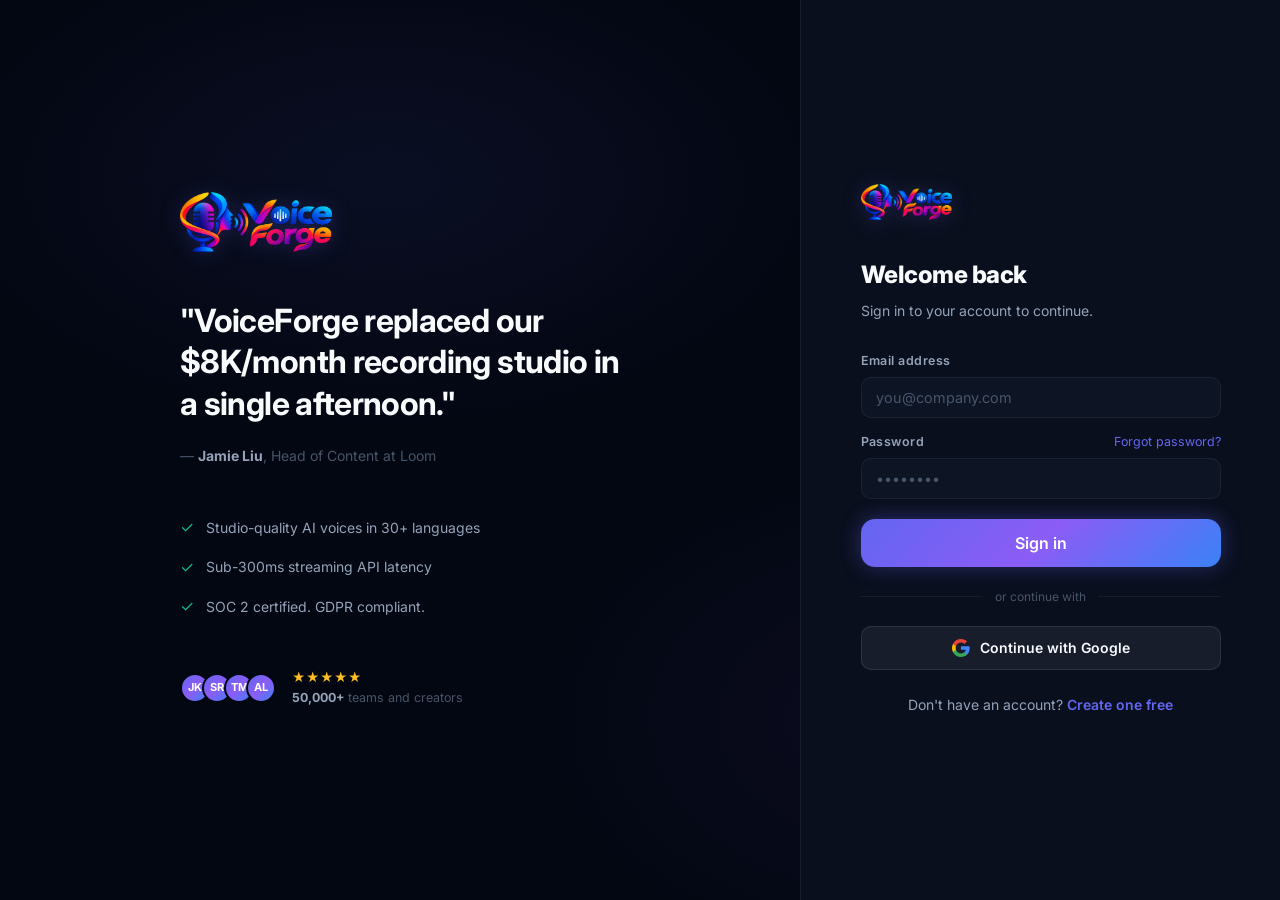
<file: frontend/cloning.html>
<!DOCTYPE html>
<html lang="en">
<head>
<meta charset="UTF-8">
<meta name="viewport" content="width=device-width, initial-scale=1.0">
<title>Voice Cloning — VoiceForge</title>
<link rel="icon" href="favicon.ico" sizes="any">
<link rel="icon" type="image/png" sizes="32x32" href="assets/favicon-32.png">
<link rel="apple-touch-icon" href="assets/apple-touch-icon.png">
<link rel="preconnect" href="https://fonts.googleapis.com">
<link href="https://fonts.googleapis.com/css2?family=Inter:wght@400;500;600;700;800&display=swap" rel="stylesheet">
<style>
*,*::before,*::after{margin:0;padding:0;box-sizing:border-box;}
html,body{height:100%;font-family:'Inter',sans-serif;background:#030712;color:#f1f5f9;overflow:hidden;}
.shell{display:flex;height:100vh;width:100vw;}
.sb{width:220px;min-width:220px;height:100vh;background:#0a0f1e;border-right:1px solid rgba(255,255,255,0.07);display:flex;flex-direction:column;overflow-y:auto;flex-shrink:0;}
.sb-head{padding:18px 14px 14px;border-bottom:1px solid rgba(255,255,255,0.07);}
.logo{display:flex;align-items:center;gap:9px;text-decoration:none;margin-bottom:12px;}
.logo-icon{width:30px;height:30px;background:linear-gradient(135deg,#6366f1,#8b5cf6);border-radius:8px;display:flex;align-items:center;justify-content:center;font-size:14px;flex-shrink:0;}
.logo-text{font-size:.9rem;font-weight:800;color:#f1f5f9;letter-spacing:-.02em;}
.logo-text span{color:#818cf8;}
.ws-btn{display:flex;align-items:center;gap:7px;width:100%;padding:7px 9px;background:rgba(255,255,255,0.03);border:1px solid rgba(255,255,255,0.07);border-radius:8px;color:#94a3b8;cursor:pointer;font-size:.78rem;font-weight:500;font-family:'Inter',sans-serif;}
.ws-av{width:20px;height:20px;background:linear-gradient(135deg,#6366f1,#8b5cf6);border-radius:4px;display:flex;align-items:center;justify-content:center;font-size:9px;font-weight:700;color:#fff;flex-shrink:0;}
.sb-nav{padding:12px 8px;flex:1;}
.nav-sec{margin-bottom:20px;}
.nav-sec-label{font-size:.65rem;font-weight:700;letter-spacing:.1em;text-transform:uppercase;color:#334155;padding:0 8px;margin-bottom:5px;}
.nav-item{display:flex;align-items:center;gap:8px;padding:7px 10px;border-radius:8px;color:#64748b;text-decoration:none;font-size:.83rem;font-weight:500;transition:all .15s;position:relative;}
.nav-item svg{flex-shrink:0;width:15px;height:15px;}
.nav-item:hover{background:rgba(255,255,255,0.05);color:#cbd5e1;}
.nav-item.active{background:rgba(99,102,241,0.12);color:#e2e8f0;border:1px solid rgba(99,102,241,0.2);}
.nav-badge{margin-left:auto;background:rgba(99,102,241,0.15);color:#818cf8;font-size:.62rem;font-weight:700;padding:2px 6px;border-radius:99px;}
.sb-foot{padding:12px 8px;border-top:1px solid rgba(255,255,255,0.07);}
.credits-box{padding:10px;background:rgba(255,255,255,0.03);border:1px solid rgba(255,255,255,0.07);border-radius:8px;margin-bottom:10px;}
.credits-head{display:flex;justify-content:space-between;align-items:center;margin-bottom:7px;}
.credits-label{font-size:.67rem;font-weight:700;color:#475569;text-transform:uppercase;letter-spacing:.06em;}
.badge-gold{background:rgba(245,158,11,.12);color:#fbbf24;font-size:.65rem;font-weight:700;padding:2px 7px;border-radius:99px;border:1px solid rgba(245,158,11,.2);}
.bar-track{height:5px;background:rgba(255,255,255,0.06);border-radius:99px;overflow:hidden;margin-bottom:5px;}
.bar-fill{height:100%;background:linear-gradient(90deg,#6366f1,#8b5cf6);border-radius:99px;}
.bar-labels{display:flex;justify-content:space-between;font-size:.67rem;color:#475569;}
.user-row{display:flex;align-items:center;gap:8px;padding:7px 9px;border-radius:8px;cursor:pointer;}
.user-row:hover{background:rgba(255,255,255,0.04);}
.user-av{width:28px;height:28px;background:linear-gradient(135deg,#6366f1,#8b5cf6);border-radius:6px;display:flex;align-items:center;justify-content:center;font-size:11px;font-weight:700;color:#fff;flex-shrink:0;}
.user-name{font-size:.78rem;font-weight:600;color:#e2e8f0;white-space:nowrap;overflow:hidden;text-overflow:ellipsis;max-width:110px;}
.user-plan{font-size:.67rem;color:#475569;}
.logout-btn{background:none;border:none;color:#475569;cursor:pointer;padding:3px;border-radius:4px;margin-left:auto;}
.logout-btn:hover{color:#ef4444;}
.main{flex:1;display:flex;flex-direction:column;overflow:hidden;min-width:0;}
.topbar{height:54px;background:#0a0f1e;border-bottom:1px solid rgba(255,255,255,0.07);display:flex;align-items:center;padding:0 24px;flex-shrink:0;}
.breadcrumb{display:flex;align-items:center;gap:7px;font-size:.83rem;color:#475569;}
.breadcrumb .cur{color:#e2e8f0;font-weight:500;}
.tb-right{margin-left:auto;display:flex;align-items:center;gap:10px;}
.credits-pill{display:flex;align-items:center;gap:6px;padding:5px 12px;background:rgba(245,158,11,.08);border:1px solid rgba(245,158,11,.2);border-radius:99px;font-size:.75rem;font-weight:600;color:#fbbf24;}
.page-scroll{flex:1;overflow-y:auto;padding:28px 24px;}

/* Upgrade banner */
.upgrade-banner{background:linear-gradient(135deg,rgba(99,102,241,.15) 0%,rgba(139,92,246,.1) 100%);border:1px solid rgba(99,102,241,.3);border-radius:14px;padding:24px 28px;margin-bottom:28px;display:flex;align-items:center;justify-content:space-between;gap:16px;flex-wrap:wrap;}
.ub-text h3{font-size:1rem;font-weight:700;color:#e2e8f0;margin-bottom:4px;}
.ub-text p{font-size:.85rem;color:#94a3b8;}
.btn-upgrade{padding:10px 20px;background:linear-gradient(135deg,#6366f1,#8b5cf6);border:none;border-radius:8px;color:#fff;font-family:'Inter',sans-serif;font-weight:700;font-size:.85rem;cursor:pointer;white-space:nowrap;}
.btn-upgrade:hover{opacity:.9;}

/* Steps */
.steps-row{display:grid;grid-template-columns:repeat(3,1fr);gap:14px;margin-bottom:28px;}
.step-card{background:#111827;border:1px solid rgba(255,255,255,0.07);border-radius:12px;padding:20px;}
.step-num{width:28px;height:28px;background:rgba(99,102,241,.15);border:1px solid rgba(99,102,241,.25);border-radius:50%;display:flex;align-items:center;justify-content:center;font-size:.75rem;font-weight:800;color:#818cf8;margin-bottom:12px;}
.step-title{font-size:.875rem;font-weight:700;color:#e2e8f0;margin-bottom:5px;}
.step-desc{font-size:.78rem;color:#64748b;line-height:1.55;}

/* Upload area */
.upload-grid{display:grid;grid-template-columns:1fr 1fr;gap:20px;margin-bottom:20px;}
.upload-card{background:#111827;border:1px solid rgba(255,255,255,0.07);border-radius:14px;padding:24px;}
.upload-card h3{font-size:.875rem;font-weight:700;color:#e2e8f0;margin-bottom:4px;}
.upload-card p{font-size:.78rem;color:#64748b;margin-bottom:16px;}

.drop-zone{border:2px dashed rgba(99,102,241,.25);border-radius:10px;padding:36px 20px;text-align:center;cursor:pointer;transition:all .2s;background:rgba(99,102,241,.03);}
.drop-zone:hover,.drop-zone.drag{border-color:rgba(99,102,241,.6);background:rgba(99,102,241,.07);}
.drop-icon{font-size:2rem;margin-bottom:10px;opacity:.6;}
.drop-text{font-size:.83rem;color:#64748b;margin-bottom:6px;}
.drop-text strong{color:#818cf8;}
.drop-sub{font-size:.72rem;color:#334155;}
.drop-zone input[type=file]{display:none;}

/* Record */
.record-area{text-align:center;padding:20px;}
.record-btn{width:64px;height:64px;border-radius:50%;background:rgba(239,68,68,.12);border:2px solid rgba(239,68,68,.3);display:inline-flex;align-items:center;justify-content:center;font-size:24px;cursor:pointer;transition:all .2s;margin-bottom:12px;}
.record-btn:hover{background:rgba(239,68,68,.2);transform:scale(1.05);}
.record-btn.recording{background:rgba(239,68,68,.25);border-color:#ef4444;animation:pulse-rec 1s ease infinite;}
@keyframes pulse-rec{0%,100%{box-shadow:0 0 0 0 rgba(239,68,68,.4);}50%{box-shadow:0 0 0 12px rgba(239,68,68,0);}}
.record-status{font-size:.83rem;color:#94a3b8;}
.record-timer{font-size:1.4rem;font-weight:800;color:#f1f5f9;letter-spacing:.05em;margin-top:6px;display:none;}

/* Voice name input */
.voice-name-row{display:flex;gap:12px;margin-bottom:16px;align-items:flex-end;}
.inp-wrap{flex:1;}
.inp-label{font-size:.75rem;font-weight:600;color:#94a3b8;margin-bottom:6px;display:block;}
.inp{width:100%;padding:10px 13px;background:#0d1424;border:1px solid rgba(255,255,255,.07);border-radius:8px;color:#e2e8f0;font-family:'Inter',sans-serif;font-size:.875rem;outline:none;}
.inp:focus{border-color:#6366f1;}
.inp::placeholder{color:#334155;}
.btn-clone{padding:10px 20px;background:linear-gradient(135deg,#6366f1,#8b5cf6);border:none;border-radius:8px;color:#fff;font-family:'Inter',sans-serif;font-weight:700;font-size:.875rem;cursor:pointer;white-space:nowrap;}
.btn-clone:hover{opacity:.9;}
.btn-clone:disabled{opacity:.4;cursor:default;}

/* Progress */
.progress-card{background:#111827;border:1px solid rgba(255,255,255,.07);border-radius:12px;padding:20px;margin-bottom:20px;display:none;}
.progress-card.visible{display:block;}
.prog-head{display:flex;align-items:center;justify-content:space-between;margin-bottom:12px;}
.prog-title{font-size:.875rem;font-weight:600;color:#e2e8f0;}
.prog-pct{font-size:.875rem;font-weight:700;color:#818cf8;}
.prog-track{height:6px;background:rgba(255,255,255,.06);border-radius:99px;overflow:hidden;}
.prog-fill{height:100%;background:linear-gradient(90deg,#6366f1,#8b5cf6);border-radius:99px;transition:width .4s;}
.prog-steps{display:flex;gap:8px;margin-top:12px;flex-wrap:wrap;}
.prog-step{font-size:.72rem;padding:3px 10px;border-radius:99px;}
.prog-step.done{background:rgba(16,185,129,.12);color:#34d399;border:1px solid rgba(16,185,129,.2);}
.prog-step.active{background:rgba(99,102,241,.15);color:#818cf8;border:1px solid rgba(99,102,241,.25);}
.prog-step.wait{background:rgba(255,255,255,.04);color:#475569;border:1px solid rgba(255,255,255,.07);}

#toast{position:fixed;bottom:24px;left:50%;transform:translateX(-50%) translateY(14px);background:#1e2a42;border:1px solid rgba(255,255,255,.1);border-radius:10px;padding:11px 18px;font-size:.85rem;color:#e2e8f0;opacity:0;pointer-events:none;transition:opacity .22s,transform .22s;white-space:nowrap;z-index:9999;}
#toast.show{opacity:1;transform:translateX(-50%) translateY(0);}
#toast.success{border-color:rgba(16,185,129,.4);color:#34d399;}
#toast.error{border-color:rgba(239,68,68,.4);color:#f87171;}
::-webkit-scrollbar{width:5px;}::-webkit-scrollbar-track{background:transparent;}::-webkit-scrollbar-thumb{background:rgba(255,255,255,.08);border-radius:3px;}
@media(max-width:900px){.upload-grid{grid-template-columns:1fr;}.steps-row{grid-template-columns:1fr;}}
@media(max-width:700px){.sb{display:none;}.page-scroll{padding:16px;}}
</style>
<link rel="stylesheet" href="ui.css?v=20261009">
</head>
<body>
<script>if(!localStorage.getItem('token'))window.location.href='login.html';</script>
<div class="shell">
<aside class="sb">
  <div class="sb-head">
    <a href="index.html" class="logo"><img src="assets/logo.png" alt="VoiceForge" class="brand-logo"></a>
    <button class="ws-btn"><div class="ws-av">P</div><span style="flex:1;text-align:left;">Personal workspace</span><svg width="11" height="11" viewBox="0 0 11 11" fill="none"><path d="M2 4L5.5 7L9 4" stroke="currentColor" stroke-width="1.5" stroke-linecap="round" stroke-linejoin="round"/></svg></button>
  </div>
  <nav class="sb-nav">
    <div class="nav-sec">
      <div class="nav-sec-label">Main</div>
      <a href="dashboard.html" class="nav-item"><svg viewBox="0 0 16 16" fill="none"><rect x="1" y="1" width="6" height="6" rx="1.5" stroke="currentColor" stroke-width="1.5"/><rect x="9" y="1" width="6" height="6" rx="1.5" stroke="currentColor" stroke-width="1.5"/><rect x="1" y="9" width="6" height="6" rx="1.5" stroke="currentColor" stroke-width="1.5"/><rect x="9" y="9" width="6" height="6" rx="1.5" stroke="currentColor" stroke-width="1.5"/></svg>Dashboard</a>
      <a href="studio.html" class="nav-item"><svg viewBox="0 0 16 16" fill="none"><circle cx="8" cy="8" r="3" stroke="currentColor" stroke-width="1.5"/><path d="M8 1v2M8 13v2M1 8h2M13 8h2" stroke="currentColor" stroke-width="1.5" stroke-linecap="round"/></svg>Studio<span class="nav-badge">New</span></a>
      <a href="transcribe.html" class="nav-item">
        <svg viewBox="0 0 16 16" fill="none"><path d="M8 1a2.5 2.5 0 012.5 2.5v5a2.5 2.5 0 01-5 0v-5A2.5 2.5 0 018 1z" stroke="currentColor" stroke-width="1.5"/><path d="M3 8a5 5 0 0010 0M8 13v2" stroke="currentColor" stroke-width="1.5" stroke-linecap="round"/></svg>
        Speech to Text
      </a>
      <a href="history.html" class="nav-item"><svg viewBox="0 0 16 16" fill="none"><circle cx="8" cy="8" r="6.5" stroke="currentColor" stroke-width="1.5"/><path d="M8 4.5V8L10.5 10" stroke="currentColor" stroke-width="1.5" stroke-linecap="round" stroke-linejoin="round"/></svg>History</a>
    </div>
    <div class="nav-sec">
      <div class="nav-sec-label">Library</div>
      <a href="voices.html" class="nav-item"><svg viewBox="0 0 16 16" fill="none"><circle cx="8" cy="8" r="6.5" stroke="currentColor" stroke-width="1.5"/><path d="M5.5 8.5l2 2 3-4" stroke="currentColor" stroke-width="1.5" stroke-linecap="round" stroke-linejoin="round"/></svg>Voices</a>
      <a href="cloning.html" class="nav-item active"><svg viewBox="0 0 16 16" fill="none"><path d="M8 1a2.5 2.5 0 012.5 2.5v5a2.5 2.5 0 01-5 0v-5A2.5 2.5 0 018 1z" stroke="currentColor" stroke-width="1.5"/><path d="M3 8a5 5 0 0010 0M8 13v2" stroke="currentColor" stroke-width="1.5" stroke-linecap="round"/></svg>Voice Cloning</a>
    </div>
    <div class="nav-sec">
      <div class="nav-sec-label">Developer</div>
      <a href="api.html" class="nav-item"><svg viewBox="0 0 16 16" fill="none"><path d="M4 6L1 8l3 2M12 6l3 2-3 2M9 3l-2 10" stroke="currentColor" stroke-width="1.5" stroke-linecap="round" stroke-linejoin="round"/></svg>API</a>
    </div>
  </nav>
  <div class="sb-foot">
    <div class="credits-box">
      <div class="credits-head"><span class="credits-label">Characters</span><span class="badge-gold">Free</span></div>
      <div class="bar-track"><div class="bar-fill" style="width:34%"></div></div>
      <div class="bar-labels"><span>3,400 used</span><span>10,000</span></div>
    </div>
    <div class="user-row">
      <div class="user-av" id="userAv">U</div>
      <div style="flex:1;min-width:0;"><div class="user-name" id="userEmail">user@example.com</div><div class="user-plan">Free plan</div></div>
      <button class="logout-btn" onclick="doLogout()"><svg width="13" height="13" viewBox="0 0 13 13" fill="none"><path d="M5 2H2.5A1.5 1.5 0 001 3.5v6A1.5 1.5 0 002.5 11H5M8.5 9l3-2.5L8.5 4M12 6.5H5" stroke="currentColor" stroke-width="1.3" stroke-linecap="round" stroke-linejoin="round"/></svg></button>
    </div>
  </div>
</aside>

<div class="main">
  <div class="topbar">
    <div class="breadcrumb"><span>VoiceForge</span><span style="opacity:.4">›</span><span class="cur">Voice Cloning</span></div>
    <div class="tb-right"><div class="credits-pill">⚡ 6,600 credits remaining</div></div>
  </div>

  <div class="page-scroll">

    <div class="upgrade-banner">
      <div class="ub-text">
        <h3>🔒 Voice Cloning requires Pro plan</h3>
        <p>Upload a sample of any voice and clone it in minutes. Available on Pro and Enterprise plans.</p>
      </div>
      <button class="btn-upgrade" onclick="showToast('Redirecting to pricing…','success');setTimeout(()=>window.location.href='index.html#pricing',800)">Upgrade to Pro →</button>
    </div>

    <div class="steps-row">
      <div class="step-card"><div class="step-num">1</div><div class="step-title">Upload or Record</div><div class="step-desc">Provide at least 30 seconds of clean audio. The more audio, the better the clone quality.</div></div>
      <div class="step-card"><div class="step-num">2</div><div class="step-title">AI Training</div><div class="step-desc">Our neural engine analyzes your audio and trains a voice model. Takes 2–5 minutes.</div></div>
      <div class="step-card"><div class="step-num">3</div><div class="step-title">Use Anywhere</div><div class="step-desc">Your cloned voice appears in the Studio and API, ready for any text-to-speech generation.</div></div>
    </div>

    <div class="voice-name-row">
      <div class="inp-wrap">
        <label class="inp-label">Voice name</label>
        <input class="inp" type="text" id="voiceName" placeholder="e.g. My Voice, CEO Voice, Narrator…">
      </div>
      <button class="btn-clone" id="cloneBtn" onclick="startCloning()" disabled>Clone Voice</button>
    </div>

    <div class="upload-grid">
      <!-- Upload -->
      <div class="upload-card">
        <h3>📁 Upload audio file</h3>
        <p>MP3, WAV, M4A up to 50MB. Minimum 30 seconds recommended.</p>
        <div class="drop-zone" id="dropZone" onclick="document.getElementById('fileInput').click()" ondragover="dragOver(event)" ondragleave="dragLeave(event)" ondrop="dropFile(event)">
          <input type="file" id="fileInput" accept="audio/*" onchange="fileSelected(this)">
          <div class="drop-icon">🎵</div>
          <div class="drop-text"><strong>Click to upload</strong> or drag and drop</div>
          <div class="drop-sub">MP3 · WAV · M4A · up to 50MB</div>
        </div>
        <div id="fileInfo" style="margin-top:10px;font-size:.78rem;color:#34d399;display:none;"></div>
      </div>

      <!-- Record -->
      <div class="upload-card">
        <h3>🎙 Record your voice</h3>
        <p>Use your microphone to record directly. Read aloud for at least 30 seconds.</p>
        <div class="record-area">
          <div class="record-btn" id="recordBtn" onclick="toggleRecord()">🎙</div>
          <div class="record-status" id="recordStatus">Click to start recording</div>
          <div class="record-timer" id="recordTimer">0:00</div>
          <div style="margin-top:14px;font-size:.75rem;color:#334155;line-height:1.6;">
            Tip: Read naturally in a quiet room.<br>Avoid background noise for best results.
          </div>
        </div>
      </div>
    </div>

    <!-- Progress -->
    <div class="progress-card" id="progressCard">
      <div class="prog-head">
        <span class="prog-title">🧠 Training your voice model…</span>
        <span class="prog-pct" id="progPct">0%</span>
      </div>
      <div class="prog-track"><div class="prog-fill" id="progFill" style="width:0%"></div></div>
      <div class="prog-steps">
        <span class="prog-step wait" id="ps1">Analyzing audio</span>
        <span class="prog-step wait" id="ps2">Extracting features</span>
        <span class="prog-step wait" id="ps3">Training model</span>
        <span class="prog-step wait" id="ps4">Finalizing</span>
      </div>
    </div>

  </div>
</div>
</div>
<div id="toast"></div>

<script>
const token = localStorage.getItem('token');
if (!token) window.location.href = 'login.html';
const email = localStorage.getItem('userEmail') || 'user@example.com';
document.getElementById('userEmail').textContent = email;
document.getElementById('userAv').textContent = email[0].toUpperCase();
function doLogout(){localStorage.removeItem('token');localStorage.removeItem('userEmail');window.location.href='login.html';}
function showToast(msg,type=''){const t=document.getElementById('toast');t.innerHTML=(type==='error'?'⚠ ':type==='success'?'✓ ':'')+msg;t.className='show'+(type?' '+type:'');setTimeout(()=>t.className='',3000);}

let hasAudio = false;
let isRecording = false;
let mediaRecorder = null;
let recordInterval = null;
let recordSeconds = 0;

document.getElementById('voiceName').addEventListener('input', checkReady);

function checkReady() {
  const name = document.getElementById('voiceName').value.trim();
  document.getElementById('cloneBtn').disabled = !(name && hasAudio);
}

function dragOver(e) { e.preventDefault(); document.getElementById('dropZone').classList.add('drag'); }
function dragLeave(e) { document.getElementById('dropZone').classList.remove('drag'); }
function dropFile(e) {
  e.preventDefault();
  document.getElementById('dropZone').classList.remove('drag');
  const file = e.dataTransfer.files[0];
  if (file && file.type.startsWith('audio/')) processFile(file);
  else showToast('Please drop an audio file', 'error');
}

function fileSelected(input) {
  if (input.files[0]) processFile(input.files[0]);
}

function processFile(file) {
  const mb = (file.size / 1024 / 1024).toFixed(1);
  const info = document.getElementById('fileInfo');
  info.style.display = 'block';
  info.textContent = '✓ ' + file.name + ' (' + mb + ' MB)';
  hasAudio = true;
  checkReady();
  showToast('Audio file ready', 'success');
}

async function toggleRecord() {
  if (!isRecording) {
    try {
      const stream = await navigator.mediaDevices.getUserMedia({ audio: true });
      mediaRecorder = new MediaRecorder(stream);
      mediaRecorder.start();
      isRecording = true;
      recordSeconds = 0;
      document.getElementById('recordBtn').classList.add('recording');
      document.getElementById('recordBtn').textContent = '⏹';
      document.getElementById('recordStatus').textContent = 'Recording… click to stop';
      document.getElementById('recordTimer').style.display = 'block';
      recordInterval = setInterval(() => {
        recordSeconds++;
        const m = Math.floor(recordSeconds/60);
        const s = recordSeconds % 60;
        document.getElementById('recordTimer').textContent = m + ':' + String(s).padStart(2,'0');
      }, 1000);
      mediaRecorder.ondataavailable = (e) => {
        hasAudio = true;
        checkReady();
      };
    } catch {
      showToast('Microphone access denied', 'error');
    }
  } else {
    mediaRecorder.stop();
    mediaRecorder.stream.getTracks().forEach(t => t.stop());
    clearInterval(recordInterval);
    isRecording = false;
    document.getElementById('recordBtn').classList.remove('recording');
    document.getElementById('recordBtn').textContent = '✓';
    document.getElementById('recordStatus').textContent = recordSeconds + 's recorded — ready to clone';
    showToast('Recording saved', 'success');
  }
}

function startCloning() {
  // Show upgrade prompt for free users
  showToast('Voice cloning requires Pro plan. Upgrade to unlock!', 'error');

  // Demo the progress UI anyway
  const card = document.getElementById('progressCard');
  card.classList.add('visible');
  const steps = ['ps1','ps2','ps3','ps4'];
  const pcts = [25, 50, 80, 100];
  let i = 0;
  const interval = setInterval(() => {
    if (i > 0) document.getElementById(steps[i-1]).className = 'prog-step done';
    if (i < steps.length) {
      document.getElementById(steps[i]).className = 'prog-step active';
      document.getElementById('progPct').textContent = pcts[i] + '%';
      document.getElementById('progFill').style.width = pcts[i] + '%';
    }
    i++;
    if (i > steps.length) {
      clearInterval(interval);
      setTimeout(() => { card.classList.remove('visible'); }, 1500);
    }
  }, 900);
}
</script>
<script src="ui.js?v=20261009"></script>
</body>
</html>
</file>
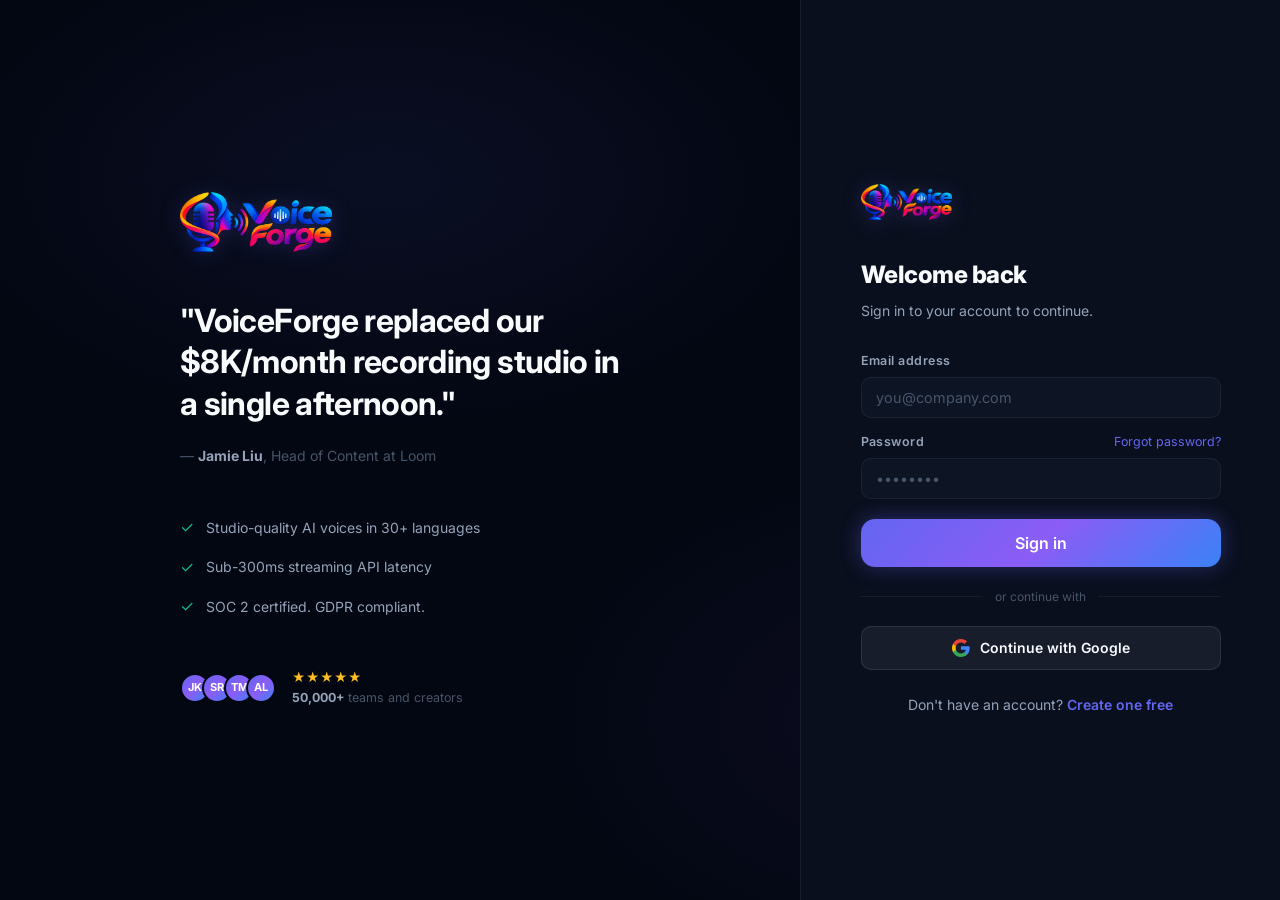
<file: frontend/dashboard.html>
<!DOCTYPE html>
<html lang="en">
<head>
<meta charset="UTF-8">
<meta name="viewport" content="width=device-width, initial-scale=1.0">
<title>Dashboard — VoiceForge</title>
<link rel="icon" href="favicon.ico" sizes="any">
<link rel="icon" type="image/png" sizes="32x32" href="assets/favicon-32.png">
<link rel="apple-touch-icon" href="assets/apple-touch-icon.png">
<link rel="preconnect" href="https://fonts.googleapis.com">
<link href="https://fonts.googleapis.com/css2?family=Inter:wght@400;500;600;700;800&display=swap" rel="stylesheet">
<style>
*,*::before,*::after{margin:0;padding:0;box-sizing:border-box;}
html,body{height:100%;font-family:'Inter',sans-serif;background:#030712;color:#f1f5f9;overflow:hidden;}

/* ── Layout ── */
.shell{display:flex;height:100vh;width:100vw;}

/* ── Sidebar ── */
.sb{width:220px;min-width:220px;height:100vh;background:#0a0f1e;border-right:1px solid rgba(255,255,255,0.07);display:flex;flex-direction:column;overflow-y:auto;flex-shrink:0;}
.sb-head{padding:18px 14px 14px;border-bottom:1px solid rgba(255,255,255,0.07);}
.logo{display:flex;align-items:center;gap:9px;text-decoration:none;margin-bottom:12px;}
.logo-icon{width:30px;height:30px;background:linear-gradient(135deg,#6366f1,#8b5cf6);border-radius:8px;display:flex;align-items:center;justify-content:center;font-size:14px;flex-shrink:0;}
.logo-text{font-size:.9rem;font-weight:800;color:#f1f5f9;letter-spacing:-.02em;}
.logo-text span{color:#818cf8;}
.ws-btn{display:flex;align-items:center;gap:7px;width:100%;padding:7px 9px;background:rgba(255,255,255,0.03);border:1px solid rgba(255,255,255,0.07);border-radius:8px;color:#94a3b8;cursor:pointer;font-size:.78rem;font-weight:500;font-family:'Inter',sans-serif;}
.ws-btn:hover{background:rgba(255,255,255,0.06);color:#f1f5f9;}
.ws-av{width:20px;height:20px;background:linear-gradient(135deg,#6366f1,#8b5cf6);border-radius:4px;display:flex;align-items:center;justify-content:center;font-size:9px;font-weight:700;color:#fff;flex-shrink:0;}

.sb-nav{padding:12px 8px;flex:1;}
.nav-sec{margin-bottom:20px;}
.nav-sec-label{font-size:.65rem;font-weight:700;letter-spacing:.1em;text-transform:uppercase;color:#334155;padding:0 8px;margin-bottom:5px;}
.nav-item{display:flex;align-items:center;gap:8px;padding:7px 10px;border-radius:8px;color:#64748b;text-decoration:none;font-size:.83rem;font-weight:500;transition:all .15s;cursor:pointer;border:none;background:none;width:100%;text-align:left;position:relative;}
.nav-item svg{flex-shrink:0;width:15px;height:15px;}
.nav-item:hover{background:rgba(255,255,255,0.05);color:#cbd5e1;}
.nav-item.active{background:rgba(99,102,241,0.12);color:#e2e8f0;border:1px solid rgba(99,102,241,0.2);}
.nav-item.active svg{color:#818cf8;}
.nav-badge{margin-left:auto;background:rgba(99,102,241,0.15);color:#818cf8;font-size:.62rem;font-weight:700;padding:2px 6px;border-radius:99px;}

.sb-foot{padding:12px 8px;border-top:1px solid rgba(255,255,255,0.07);}
.credits-box{padding:10px;background:rgba(255,255,255,0.03);border:1px solid rgba(255,255,255,0.07);border-radius:8px;margin-bottom:10px;}
.credits-head{display:flex;justify-content:space-between;align-items:center;margin-bottom:7px;}
.credits-label{font-size:.67rem;font-weight:700;color:#475569;text-transform:uppercase;letter-spacing:.06em;}
.badge-gold{background:rgba(245,158,11,.12);color:#fbbf24;font-size:.65rem;font-weight:700;padding:2px 7px;border-radius:99px;border:1px solid rgba(245,158,11,.2);}
.bar-track{height:5px;background:rgba(255,255,255,0.06);border-radius:99px;overflow:hidden;margin-bottom:5px;}
.bar-fill{height:100%;background:linear-gradient(90deg,#6366f1,#8b5cf6);border-radius:99px;}
.bar-labels{display:flex;justify-content:space-between;font-size:.67rem;color:#475569;}
.upgrade-link{display:block;text-align:center;margin-top:7px;font-size:.72rem;color:#818cf8;text-decoration:none;font-weight:600;}
.user-row{display:flex;align-items:center;gap:8px;padding:7px 9px;border-radius:8px;cursor:pointer;}
.user-row:hover{background:rgba(255,255,255,0.04);}
.user-av{width:28px;height:28px;background:linear-gradient(135deg,#6366f1,#8b5cf6);border-radius:6px;display:flex;align-items:center;justify-content:center;font-size:11px;font-weight:700;color:#fff;flex-shrink:0;}
.user-name{font-size:.78rem;font-weight:600;color:#e2e8f0;white-space:nowrap;overflow:hidden;text-overflow:ellipsis;max-width:110px;}
.user-plan{font-size:.67rem;color:#475569;}
.logout-btn{background:none;border:none;color:#475569;cursor:pointer;padding:3px;border-radius:4px;margin-left:auto;flex-shrink:0;}
.logout-btn:hover{color:#ef4444;}

/* ── Main ── */
.main{flex:1;display:flex;flex-direction:column;overflow:hidden;min-width:0;}

/* Topbar */
.topbar{height:54px;background:#0a0f1e;border-bottom:1px solid rgba(255,255,255,0.07);display:flex;align-items:center;gap:12px;padding:0 24px;flex-shrink:0;}
.breadcrumb{display:flex;align-items:center;gap:7px;font-size:.83rem;color:#475569;}
.breadcrumb .cur{color:#e2e8f0;font-weight:500;}
.tb-right{margin-left:auto;display:flex;align-items:center;gap:10px;}
.credits-pill{display:flex;align-items:center;gap:6px;padding:5px 12px;background:rgba(245,158,11,.08);border:1px solid rgba(245,158,11,.2);border-radius:99px;font-size:.75rem;font-weight:600;color:#fbbf24;}
.btn-primary{text-decoration:none;padding:8px 16px;background:linear-gradient(135deg,#6366f1,#8b5cf6);border:none;border-radius:8px;color:#fff;font-family:'Inter',sans-serif;font-size:.8rem;font-weight:700;cursor:pointer;transition:all .15s;white-space:nowrap;}
.btn-primary:hover{transform:translateY(-1px);box-shadow:0 4px 16px rgba(99,102,241,.4);}

/* Page scroll area */
.page-scroll{flex:1;overflow-y:auto;padding:28px 24px;}

/* Page header */
.page-hd{margin-bottom:24px;}
.page-title{font-size:1.4rem;font-weight:800;letter-spacing:-.02em;color:#f1f5f9;margin-bottom:3px;}
.page-sub{font-size:.875rem;color:#64748b;}

/* Stats grid */
.stats-grid{display:grid;grid-template-columns:repeat(4,1fr);gap:14px;margin-bottom:22px;}
.stat-card{background:#111827;border:1px solid rgba(255,255,255,0.07);border-radius:12px;padding:18px 20px;position:relative;overflow:hidden;transition:border-color .2s;}
.stat-card:hover{border-color:rgba(99,102,241,.3);}
.stat-card::before{content:'';position:absolute;top:0;left:0;right:0;height:2px;background:linear-gradient(90deg,#6366f1,#8b5cf6);opacity:0;transition:opacity .2s;}
.stat-card:hover::before{opacity:1;}
.stat-label{font-size:.67rem;font-weight:700;color:#475569;letter-spacing:.07em;text-transform:uppercase;margin-bottom:10px;}
.stat-value{font-size:1.6rem;font-weight:800;color:#f1f5f9;letter-spacing:-.03em;line-height:1;margin-bottom:6px;}

/* Content grid */
.grid-2{display:grid;grid-template-columns:1fr 1fr;gap:18px;}

/* Section head */
.sec-head{display:flex;align-items:center;justify-content:space-between;margin-bottom:13px;}
.sec-title{font-size:.875rem;font-weight:700;color:#e2e8f0;}
.link-sm{font-size:.78rem;color:#818cf8;text-decoration:none;font-weight:600;}
.link-sm:hover{text-decoration:underline;}

/* Card */
.card{background:#111827;border:1px solid rgba(255,255,255,0.07);border-radius:14px;overflow:hidden;}
.card-body{padding:20px;}

/* Waveform */
.waveform{display:flex;align-items:center;gap:3px;height:42px;margin-bottom:14px;}
.wv-bar{flex:1;max-width:8px;background:rgba(99,102,241,.2);border-radius:99px;height:5px;transition:height .08s,background .3s;}
.waveform.active .wv-bar{background:#6366f1;animation:wv 1.1s ease-in-out infinite;}
.wv-bar:nth-child(3n+1){animation-delay:0s;}
.wv-bar:nth-child(3n+2){animation-delay:.18s;}
.wv-bar:nth-child(3n){animation-delay:.36s;}
@keyframes wv{0%,100%{height:5px;}50%{height:30px;}}

/* Textarea */
.txt-area{width:100%;min-height:130px;padding:13px;background:#0d1424;border:1px solid rgba(255,255,255,0.07);border-radius:8px;color:#e2e8f0;font-family:'Inter',sans-serif;font-size:.9rem;line-height:1.65;resize:vertical;outline:none;transition:border-color .15s;}
.txt-area::placeholder{color:#334155;}
.txt-area:focus{border-color:#6366f1;box-shadow:0 0 0 3px rgba(99,102,241,.12);}

/* Row between textarea and generate */
.ctrl-row{display:flex;align-items:center;justify-content:space-between;margin:10px 0 12px;gap:12px;flex-wrap:wrap;}
.char-count{font-size:.75rem;color:#475569;}
.voice-sel{padding:7px 10px;background:#0d1424;border:1px solid rgba(255,255,255,0.07);border-radius:7px;color:#e2e8f0;font-family:'Inter',sans-serif;font-size:.78rem;outline:none;cursor:pointer;}
.voice-sel:focus{border-color:#6366f1;}

/* Generate button */
.gen-btn{width:100%;padding:13px;background:linear-gradient(135deg,#6366f1,#8b5cf6);border:none;border-radius:10px;color:#fff;font-family:'Inter',sans-serif;font-weight:700;font-size:.9rem;cursor:pointer;display:flex;align-items:center;justify-content:center;gap:8px;position:relative;overflow:hidden;transition:all .2s;box-shadow:0 0 20px rgba(99,102,241,.3);}
.gen-btn::before{content:'';position:absolute;top:-50%;left:-60%;width:40%;height:200%;background:rgba(255,255,255,.12);transform:skewX(-20deg);transition:left .6s;}
.gen-btn:hover::before{left:120%;}
.gen-btn:hover{box-shadow:0 0 36px rgba(99,102,241,.5);transform:translateY(-1px);}
.gen-btn.loading{opacity:.65;pointer-events:none;}
.spinner{width:16px;height:16px;border:2px solid rgba(255,255,255,.25);border-top-color:#fff;border-radius:50%;animation:spin .7s linear infinite;display:none;}
.gen-btn.loading .spinner{display:block;}
.gen-btn.loading .btn-lbl{display:none;}
@keyframes spin{to{transform:rotate(360deg);}}

/* Audio output */
.audio-out{margin-top:14px;background:#0d1424;border:1px solid rgba(255,255,255,0.07);border-radius:10px;padding:13px;display:none;}
.audio-out.visible{display:block;}
.audio-head{display:flex;align-items:center;gap:7px;margin-bottom:9px;}
.live-dot{width:7px;height:7px;background:#10b981;border-radius:50%;box-shadow:0 0 6px rgba(16,185,129,.6);animation:pdot 1.5s ease infinite;}
@keyframes pdot{0%,100%{opacity:1;}50%{opacity:.4;}}
.live-label{font-size:.72rem;font-weight:600;color:#10b981;text-transform:uppercase;letter-spacing:.05em;}
audio{width:100%;height:34px;accent-color:#6366f1;}

/* History table */
.hist-table{width:100%;border-collapse:collapse;}
.hist-table th{text-align:left;padding:0 14px 9px;font-size:.67rem;font-weight:700;letter-spacing:.07em;text-transform:uppercase;color:#334155;border-bottom:1px solid rgba(255,255,255,0.07);}
.hist-table td{padding:12px 14px;font-size:.83rem;color:#94a3b8;border-bottom:1px solid rgba(255,255,255,0.05);vertical-align:middle;}
.hist-table tr:last-child td{border-bottom:none;}
.hist-table tr:hover td{background:rgba(255,255,255,0.02);}
.hist-text{max-width:220px;color:#e2e8f0 !important;white-space:nowrap;overflow:hidden;text-overflow:ellipsis;}
.play-btn{width:28px;height:28px;background:rgba(99,102,241,.1);border:1px solid rgba(99,102,241,.25);border-radius:50%;display:flex;align-items:center;justify-content:center;cursor:pointer;color:#818cf8;font-size:.75rem;transition:all .15s;}
.play-btn:hover{background:rgba(99,102,241,.2);transform:scale(1.1);}
.badge-v{background:rgba(139,92,246,.12);color:#a78bfa;font-size:.65rem;font-weight:700;padding:2px 8px;border-radius:99px;border:1px solid rgba(139,92,246,.2);}

/* Usage section */
.usage-section{margin-top:18px;}
.usage-card{background:#111827;border:1px solid rgba(255,255,255,0.07);border-radius:14px;padding:20px;}
.usage-grid{display:grid;grid-template-columns:repeat(3,1fr);gap:20px;}
.usage-item-label{display:flex;justify-content:space-between;margin-bottom:6px;}
.usage-lbl{font-size:.78rem;font-weight:600;color:#94a3b8;}
.usage-val{font-size:.75rem;color:#475569;}
.usage-track{height:5px;background:rgba(255,255,255,0.06);border-radius:99px;overflow:hidden;}
.usage-fill{height:100%;background:linear-gradient(90deg,#6366f1,#8b5cf6);border-radius:99px;}
.usage-note{font-size:.68rem;color:#334155;margin-top:5px;}
.usage-note a{color:#818cf8;text-decoration:none;}


/* ── Welcome banner ── */
.hero-banner{position:relative;overflow:hidden;display:flex;align-items:center;justify-content:space-between;gap:24px;margin-bottom:22px;padding:26px 28px;border-radius:18px;border:1px solid rgba(129,140,248,.25);background:linear-gradient(120deg,#1e1b4b 0%,#312e81 45%,#4c1d95 100%);box-shadow:0 12px 40px rgba(49,46,129,.35);}
.hb-orb{position:absolute;border-radius:50%;filter:blur(40px);pointer-events:none;}
.hb-orb1{width:260px;height:260px;background:rgba(129,140,248,.35);top:-120px;right:18%;animation:orb 9s ease-in-out infinite alternate;}
.hb-orb2{width:200px;height:200px;background:rgba(236,72,153,.22);bottom:-110px;left:30%;animation:orb 11s ease-in-out infinite alternate-reverse;}
@keyframes orb{to{transform:translate(40px,20px);}}
.hb-text{position:relative;z-index:1;}
.hb-eyebrow{display:inline-flex;align-items:center;gap:7px;font-size:.68rem;font-weight:700;letter-spacing:.09em;text-transform:uppercase;color:#c7d2fe;background:rgba(255,255,255,.08);border:1px solid rgba(255,255,255,.14);padding:4px 11px;border-radius:99px;margin-bottom:12px;}
.hb-dot{width:6px;height:6px;border-radius:50%;background:#34d399;box-shadow:0 0 8px #34d399;}
.hero-banner .page-title{font-size:1.7rem;font-weight:800;letter-spacing:-.03em;color:#fff;margin-bottom:4px;}
.hero-banner .page-sub{color:#c7d2fe;font-size:.9rem;}
.hb-actions{display:flex;gap:10px;margin-top:18px;flex-wrap:wrap;}
.hb-btn{display:inline-flex;align-items:center;gap:7px;padding:9px 16px;border-radius:10px;font-size:.82rem;font-weight:700;text-decoration:none;color:#e0e7ff;background:rgba(255,255,255,.08);border:1px solid rgba(255,255,255,.16);transition:background .15s,transform .15s;}
.hb-btn svg{width:15px;height:15px;}
.hb-btn:hover{background:rgba(255,255,255,.16);transform:translateY(-1px);}
.hb-btn-main{background:#fff;color:#312e81;border-color:#fff;}
.hb-btn-main:hover{background:#e0e7ff;}
.hb-wave{position:relative;z-index:1;width:230px;flex-shrink:0;}
.hb-wave rect{transform-box:fill-box;transform-origin:center;animation:hbbar 1.6s ease-in-out infinite;}
@keyframes hbbar{0%,100%{transform:scaleY(.45);}50%{transform:scaleY(1);}}
.hb-ring{fill:none;stroke:rgba(255,255,255,.12);stroke-width:1;transform-origin:105px 70px;animation:hbring 4s ease-in-out infinite;}
.hb-ring2{stroke:rgba(255,255,255,.2);animation-delay:-2s;}
@keyframes hbring{0%,100%{transform:scale(.95);opacity:.6;}50%{transform:scale(1.05);opacity:1;}}

/* ── Stat cards ── */
.stat-ic{width:38px;height:38px;border-radius:11px;display:flex;align-items:center;justify-content:center;margin-bottom:14px;}
.stat-ic svg{width:19px;height:19px;}
.ic-indigo{background:rgba(99,102,241,.15);color:#a5b4fc;box-shadow:inset 0 0 0 1px rgba(99,102,241,.3);}
.ic-violet{background:rgba(168,85,247,.15);color:#d8b4fe;box-shadow:inset 0 0 0 1px rgba(168,85,247,.3);}
.ic-cyan{background:rgba(6,182,212,.13);color:#67e8f9;box-shadow:inset 0 0 0 1px rgba(6,182,212,.3);}
.ic-pink{background:rgba(236,72,153,.13);color:#f9a8d4;box-shadow:inset 0 0 0 1px rgba(236,72,153,.3);}
.stat-card:hover{transform:translateY(-2px);}
.stat-card{transition:border-color .2s,transform .2s;}
.stat-sub{font-size:.72rem;color:#64748b;}

/* ── Activity chart ── */
.grid-activity{display:grid;grid-template-columns:2fr 1fr;gap:18px;margin-bottom:22px;}
.sec-hint{font-size:.75rem;font-weight:500;color:#64748b;}
.card-body{position:relative;}
.chart{height:170px;display:flex;align-items:flex-end;gap:6px;padding-top:8px;border-bottom:1px solid rgba(255,255,255,.08);position:relative;}
.chart-col{flex:1;height:100%;display:flex;flex-direction:column;justify-content:flex-end;align-items:center;cursor:default;position:relative;}
.chart-bar{width:100%;max-width:26px;min-height:3px;border-radius:4px 4px 0 0;background:linear-gradient(180deg,#818cf8,#6366f1);transition:filter .15s,height .6s cubic-bezier(.16,1,.3,1);}
.chart-bar.zero{background:rgba(255,255,255,.07);}
.chart-col:hover .chart-bar{filter:brightness(1.25);}
.chart-x{display:flex;gap:6px;margin-top:7px;}
.chart-x span{flex:1;text-align:center;font-size:.62rem;color:#475569;}
.chart-tip{position:absolute;pointer-events:none;opacity:0;transform:translate(-50%,-6px);background:#1e2a42;border:1px solid rgba(255,255,255,.12);border-radius:8px;padding:6px 10px;font-size:.72rem;color:#e2e8f0;white-space:nowrap;transition:opacity .12s;box-shadow:0 6px 20px rgba(0,0,0,.4);}
.chart-tip.show{opacity:1;}
.chart-tip b{color:#fff;}

/* ── Quota ring ── */
.usage-ring-card{display:flex;flex-direction:column;}
.ring-wrap{position:relative;width:150px;height:150px;margin:6px auto 10px;}
.ring{width:100%;height:100%;transform:rotate(-90deg);}
.ring-track{fill:none;stroke:rgba(255,255,255,.06);stroke-width:10;}
.ring-fill{fill:none;stroke:url(#ringg);stroke-width:10;stroke-linecap:round;stroke-dasharray:314.16;stroke-dashoffset:314.16;transition:stroke-dashoffset 1.2s cubic-bezier(.16,1,.3,1);filter:drop-shadow(0 0 6px rgba(129,140,248,.5));}
.ring-center{position:absolute;inset:0;display:flex;flex-direction:column;align-items:center;justify-content:center;}
.ring-pct{font-size:1.6rem;font-weight:800;letter-spacing:-.03em;color:#f1f5f9;}
.ring-lbl{font-size:.7rem;color:#64748b;text-transform:uppercase;letter-spacing:.08em;}
.ring-legend{text-align:center;font-size:.78rem;color:#94a3b8;}

@media(max-width:1100px){.grid-activity{grid-template-columns:1fr;}}
@media(max-width:700px){.hb-wave{display:none;}.hero-banner{padding:22px;}}
@media(prefers-reduced-motion:reduce){.hb-orb,.hb-wave rect,.hb-ring{animation:none;}}

/* Skeleton */
.sk{background:linear-gradient(90deg,#111827 25%,#1a2236 50%,#111827 75%);background-size:200% 100%;animation:shimmer 1.5s infinite;border-radius:6px;}
@keyframes shimmer{0%{background-position:200% 0;}100%{background-position:-200% 0;}}

/* Toast */
#toast{position:fixed;bottom:24px;left:50%;transform:translateX(-50%) translateY(14px);background:#1e2a42;border:1px solid rgba(255,255,255,.1);border-radius:10px;padding:11px 18px;font-size:.85rem;color:#e2e8f0;opacity:0;pointer-events:none;transition:opacity .22s,transform .22s;white-space:nowrap;z-index:9999;box-shadow:0 8px 32px rgba(0,0,0,.5);}
#toast.show{opacity:1;transform:translateX(-50%) translateY(0);}
#toast.error{border-color:rgba(239,68,68,.4);color:#f87171;}
#toast.success{border-color:rgba(16,185,129,.4);color:#34d399;}

/* Scrollbar */
::-webkit-scrollbar{width:5px;}::-webkit-scrollbar-track{background:transparent;}::-webkit-scrollbar-thumb{background:rgba(255,255,255,.08);border-radius:3px;}

@media(max-width:1100px){.stats-grid{grid-template-columns:repeat(2,1fr);}.grid-2{grid-template-columns:1fr;}}
@media(max-width:700px){.sb{display:none;}.stats-grid{grid-template-columns:1fr 1fr;}.page-scroll{padding:16px;}}
</style>
<link rel="stylesheet" href="ui.css?v=20261009">
</head>
<body>

<script>if(!localStorage.getItem('token'))window.location.href='login.html';</script>

<div class="shell">

<!-- ══ SIDEBAR ══ -->
<aside class="sb">
  <div class="sb-head">
    <a href="index.html" class="logo">
      <img src="assets/logo.png" alt="VoiceForge" class="brand-logo">
    </a>
    <button class="ws-btn">
      <div class="ws-av">P</div>
      <span style="flex:1;text-align:left;">Personal workspace</span>
      <svg width="11" height="11" viewBox="0 0 11 11" fill="none"><path d="M2 4L5.5 7L9 4" stroke="currentColor" stroke-width="1.5" stroke-linecap="round" stroke-linejoin="round"/></svg>
    </button>
  </div>

  <nav class="sb-nav">
    <div class="nav-sec">
      <div class="nav-sec-label">Main</div>
      <a href="dashboard.html" class="nav-item active">
        <svg viewBox="0 0 16 16" fill="none"><rect x="1" y="1" width="6" height="6" rx="1.5" stroke="currentColor" stroke-width="1.5"/><rect x="9" y="1" width="6" height="6" rx="1.5" stroke="currentColor" stroke-width="1.5"/><rect x="1" y="9" width="6" height="6" rx="1.5" stroke="currentColor" stroke-width="1.5"/><rect x="9" y="9" width="6" height="6" rx="1.5" stroke="currentColor" stroke-width="1.5"/></svg>
        Dashboard
      </a>
      <a href="studio.html" class="nav-item">
        <svg viewBox="0 0 16 16" fill="none"><circle cx="8" cy="8" r="3" stroke="currentColor" stroke-width="1.5"/><path d="M8 1v2M8 13v2M1 8h2M13 8h2" stroke="currentColor" stroke-width="1.5" stroke-linecap="round"/></svg>
        Studio
        <span class="nav-badge">New</span>
      </a>
      <a href="transcribe.html" class="nav-item">
        <svg viewBox="0 0 16 16" fill="none"><path d="M8 1a2.5 2.5 0 012.5 2.5v5a2.5 2.5 0 01-5 0v-5A2.5 2.5 0 018 1z" stroke="currentColor" stroke-width="1.5"/><path d="M3 8a5 5 0 0010 0M8 13v2" stroke="currentColor" stroke-width="1.5" stroke-linecap="round"/></svg>
        Speech to Text
      </a>
      <a href="history.html" class="nav-item">
        <svg viewBox="0 0 16 16" fill="none"><circle cx="8" cy="8" r="6.5" stroke="currentColor" stroke-width="1.5"/><path d="M8 4.5V8L10.5 10" stroke="currentColor" stroke-width="1.5" stroke-linecap="round" stroke-linejoin="round"/></svg>
        History
      </a>
    </div>
    <div class="nav-sec">
      <div class="nav-sec-label">Library</div>
      <a href="voices.html" class="nav-item">
        <svg viewBox="0 0 16 16" fill="none"><path d="M8 1C4.13 1 1 4.13 1 8s3.13 7 7 7 7-3.13 7-7-3.13-7-7-7z" stroke="currentColor" stroke-width="1.5"/><path d="M5.5 8.5l2 2 3-4" stroke="currentColor" stroke-width="1.5" stroke-linecap="round" stroke-linejoin="round"/></svg>
        Voices
      </a>
    </div>
    <div class="nav-sec">
      <div class="nav-sec-label">Developer</div>
      <a href="api.html" class="nav-item">
        <svg viewBox="0 0 16 16" fill="none"><path d="M4 6L1 8l3 2M12 6l3 2-3 2M9 3l-2 10" stroke="currentColor" stroke-width="1.5" stroke-linecap="round" stroke-linejoin="round"/></svg>
        API
      </a>
    </div>
  </nav>

  <div class="sb-foot">
    <div class="credits-box">
      <div class="credits-head">
        <span class="credits-label">Characters</span>
        <span class="badge-gold">Free</span>
      </div>
      <div class="bar-track"><div class="bar-fill" id="sbBar" style="width:0%"></div></div>
      <div class="bar-labels"><span id="sbUsed">0 used</span><span>10,000</span></div>
      <a href="#" class="upgrade-link">Upgrade →</a>
    </div>
    <div class="user-row">
      <div class="user-av" id="userAv">U</div>
      <div style="flex:1;min-width:0;">
        <div class="user-name" id="userEmail">user@example.com</div>
        <div class="user-plan">Free plan</div>
      </div>
      <button class="logout-btn" onclick="doLogout()" title="Log out">
        <svg width="13" height="13" viewBox="0 0 13 13" fill="none"><path d="M5 2H2.5A1.5 1.5 0 001 3.5v6A1.5 1.5 0 002.5 11H5M8.5 9l3-2.5L8.5 4M12 6.5H5" stroke="currentColor" stroke-width="1.3" stroke-linecap="round" stroke-linejoin="round"/></svg>
      </button>
    </div>
  </div>
</aside>

<!-- ══ MAIN ══ -->
<div class="main">

  <!-- Topbar -->
  <div class="topbar">
    <div class="breadcrumb">
      <span>VoiceForge</span>
      <span style="opacity:.4">›</span>
      <span class="cur">Dashboard</span>
    </div>
    <div class="tb-right">
      <div class="credits-pill" id="creditsPill">⚡ 10,000 characters left</div>
      <a href="studio.html" class="btn-primary">+ New Generation</a>
    </div>
  </div>

  <!-- Scrollable content -->
  <div class="page-scroll">

    <!-- Welcome banner -->
    <section class="hero-banner">
      <div class="hb-orb hb-orb1"></div><div class="hb-orb hb-orb2"></div>
      <div class="hb-text">
        <div class="hb-eyebrow"><span class="hb-dot"></span> Your voice studio</div>
        <div class="page-title">Good morning 👋</div>
        <div class="page-sub">Turn text into natural speech, or speech back into text.</div>
        <div class="hb-actions">
          <a href="studio.html" class="hb-btn hb-btn-main"><svg viewBox="0 0 20 20" fill="none" stroke="currentColor" stroke-width="1.6" stroke-linecap="round" stroke-linejoin="round"><path d="M10 2l2.2 5.3H18l-4.6 3.4 1.7 5.6L10 13l-5.1 3.3 1.7-5.6L2 7.3h5.8z"/></svg> Open Studio</a>
          <a href="transcribe.html" class="hb-btn"><svg viewBox="0 0 20 20" fill="none" stroke="currentColor" stroke-width="1.6" stroke-linecap="round" stroke-linejoin="round"><rect x="7" y="2" width="6" height="10" rx="3"/><path d="M4 10a6 6 0 0012 0M10 16v2"/></svg> Speech to Text</a>
        </div>
      </div>
      <svg class="hb-wave" viewBox="0 0 210 140" aria-hidden="true">
        <defs><linearGradient id="hbg" x1="0" y1="0" x2="0" y2="1"><stop offset="0" stop-color="#c4b5fd"/><stop offset="1" stop-color="#6366f1"/></linearGradient></defs>
        <circle cx="105" cy="70" r="62" class="hb-ring"/><circle cx="105" cy="70" r="44" class="hb-ring hb-ring2"/>
        <g fill="url(#hbg)"><rect x="12" y="60" width="7" height="20" rx="3.5" style="animation-delay:0.00s"/><rect x="26" y="48" width="7" height="44" rx="3.5" style="animation-delay:0.12s"/><rect x="40" y="36" width="7" height="68" rx="3.5" style="animation-delay:0.24s"/><rect x="54" y="52" width="7" height="36" rx="3.5" style="animation-delay:0.36s"/><rect x="68" y="30" width="7" height="80" rx="3.5" style="animation-delay:0.48s"/><rect x="82" y="42" width="7" height="56" rx="3.5" style="animation-delay:0.60s"/><rect x="96" y="24" width="7" height="92" rx="3.5" style="animation-delay:0.72s"/><rect x="110" y="46" width="7" height="48" rx="3.5" style="animation-delay:0.00s"/><rect x="124" y="34" width="7" height="72" rx="3.5" style="animation-delay:0.12s"/><rect x="138" y="56" width="7" height="28" rx="3.5" style="animation-delay:0.24s"/><rect x="152" y="40" width="7" height="60" rx="3.5" style="animation-delay:0.36s"/><rect x="166" y="28" width="7" height="84" rx="3.5" style="animation-delay:0.48s"/><rect x="180" y="50" width="7" height="40" rx="3.5" style="animation-delay:0.60s"/><rect x="194" y="58" width="7" height="24" rx="3.5" style="animation-delay:0.72s"/></g>
      </svg>
    </section>

    <!-- Stats (worked out from your history) -->
    <div class="stats-grid">
      <div class="stat-card">
        <div class="stat-ic ic-indigo"><svg viewBox="0 0 20 20" fill="none" stroke="currentColor" stroke-width="1.6" stroke-linecap="round" stroke-linejoin="round"><path d="M3 10h2l2-5 3 10 3-7 2 4h2"/></svg></div>
        <div class="stat-label">Generations this month</div>
        <div class="stat-value" id="statGen">—</div>
        <div class="stat-sub" id="statGenSub">&nbsp;</div>
      </div>
      <div class="stat-card">
        <div class="stat-ic ic-violet"><svg viewBox="0 0 20 20" fill="none" stroke="currentColor" stroke-width="1.6" stroke-linecap="round" stroke-linejoin="round"><path d="M4 5h12M4 10h12M4 15h7"/></svg></div>
        <div class="stat-label">Characters this month</div>
        <div class="stat-value" id="statChars">—</div>
        <div class="stat-sub" id="statCharsSub">&nbsp;</div>
      </div>
      <div class="stat-card">
        <div class="stat-ic ic-cyan"><svg viewBox="0 0 20 20" fill="none" stroke="currentColor" stroke-width="1.6" stroke-linecap="round" stroke-linejoin="round"><circle cx="10" cy="10" r="7.5"/><path d="M10 6v4l2.5 2"/></svg></div>
        <div class="stat-label">Audio generated</div>
        <div class="stat-value" id="statAudio">—</div>
        <div class="stat-sub">Estimated from text length</div>
      </div>
      <div class="stat-card">
        <div class="stat-ic ic-pink"><svg viewBox="0 0 20 20" fill="none" stroke="currentColor" stroke-width="1.6" stroke-linecap="round" stroke-linejoin="round"><path d="M10 17s-6-3.6-6-8.2A3.4 3.4 0 0110 6.6a3.4 3.4 0 016 2.2C16 13.4 10 17 10 17z"/></svg></div>
        <div class="stat-label">Favourite voice</div>
        <div class="stat-value" id="statVoice">—</div>
        <div class="stat-sub" id="statVoiceSub">&nbsp;</div>
      </div>
    </div>

    <!-- Activity + usage -->
    <div class="grid-activity">
      <div class="card card-body">
        <div class="sec-head">
          <span class="sec-title">Activity <span class="sec-hint">· generations, last 14 days</span></span>
          <span class="sec-hint" id="actTotal"></span>
        </div>
        <div class="chart" id="actChart" role="img" aria-label="Generations per day for the last 14 days"></div>
        <div class="chart-tip" id="chartTip"></div>
      </div>
      <div class="card card-body usage-ring-card">
        <div class="sec-head"><span class="sec-title">Monthly quota</span><span class="badge-gold">Free</span></div>
        <div class="ring-wrap">
          <svg viewBox="0 0 120 120" class="ring">
            <defs><linearGradient id="ringg" x1="0" y1="0" x2="1" y2="1"><stop offset="0" stop-color="#818cf8"/><stop offset="1" stop-color="#a855f7"/></linearGradient></defs>
            <circle cx="60" cy="60" r="50" class="ring-track"/>
            <circle cx="60" cy="60" r="50" class="ring-fill" id="ringFill"/>
          </svg>
          <div class="ring-center"><div class="ring-pct" id="ringPct">0%</div><div class="ring-lbl">used</div></div>
        </div>
        <div class="ring-legend" id="ringLegend">0 of 10,000 characters</div>
      </div>
    </div>

    <!-- Quick generate + history -->
    <div class="grid-2">

      <!-- Quick generate -->
      <div>
        <div class="sec-head">
          <span class="sec-title">Quick Generate</span>
        </div>
        <div class="card">
          <div class="card-body">
            <div class="waveform" id="wave">
              <div class="wv-bar"></div><div class="wv-bar"></div><div class="wv-bar"></div><div class="wv-bar"></div><div class="wv-bar"></div>
              <div class="wv-bar"></div><div class="wv-bar"></div><div class="wv-bar"></div><div class="wv-bar"></div><div class="wv-bar"></div>
              <div class="wv-bar"></div><div class="wv-bar"></div><div class="wv-bar"></div><div class="wv-bar"></div><div class="wv-bar"></div>
              <div class="wv-bar"></div><div class="wv-bar"></div><div class="wv-bar"></div><div class="wv-bar"></div><div class="wv-bar"></div>
            </div>

            <textarea class="txt-area" id="quickText" placeholder="Type your text here to generate speech…" oninput="updateCount()"></textarea>

            <div class="ctrl-row">
              <span class="char-count"><span id="charCount">0</span> characters</span>
              <div style="display:flex;align-items:center;gap:7px;">
                <span style="font-size:.75rem;color:#475569;">Voice:</span>
                <select class="voice-sel" id="voiceSel">
                  <optgroup label="English">
                    <option value="aria">Aria (Female, US)</option><option value="echo">Echo (Male, US)</option>
                    <option value="luna">Luna (Female, US)</option><option value="claire">Claire (Female, US)</option>
                    <option value="atlas">Atlas (Male, UK)</option><option value="james">James (Male, UK)</option>
                    <option value="nova">Nova (Female, AU)</option><option value="orion">Orion (Male, AU)</option>
                    <option value="sage">Sage (Female, CA)</option>
                  </optgroup>
                  <optgroup label="Other languages">
                    <option value="hi_swara">Swara (Hindi, F)</option><option value="hi_madhur">Madhur (Hindi, M)</option>
                    <option value="es_elvira">Elvira (Spanish, F)</option><option value="fr_denise">Denise (French, F)</option>
                    <option value="de_katja">Katja (German, F)</option><option value="ja_nanami">Nanami (Japanese, F)</option>
                  </optgroup>
                </select>
              </div>
            </div>

            <button class="gen-btn" id="genBtn" onclick="quickGen()">
              <svg width="15" height="15" viewBox="0 0 15 15" fill="none"><path d="M7.5 1L9.4 5.6H14L10.3 8.4L11.7 13L7.5 10.2L3.3 13L4.7 8.4L1 5.6H5.6L7.5 1Z" stroke="white" stroke-width="1.3" stroke-linejoin="round"/></svg>
              <span class="btn-lbl">Generate Audio</span>
              <span class="spinner"></span>
            </button>

            <div class="audio-out" id="audioOut">
              <div class="audio-head">
                <div class="live-dot"></div>
                <span class="live-label">Audio ready</span>
              </div>
              <audio id="audioPlayer" controls></audio>
            </div>
          </div>
        </div>
      </div>

      <!-- Recent generations -->
      <div>
        <div class="sec-head">
          <span class="sec-title">Recent Generations</span>
          <a href="history.html" class="link-sm">View all →</a>
        </div>
        <div class="card">
          <table class="hist-table">
            <thead>
              <tr>
                <th style="width:36px;"></th>
                <th>Text</th>
                <th>Voice</th>
                <th>Date</th>
              </tr>
            </thead>
            <tbody id="histBody">
              <tr><td><div class="sk" style="width:28px;height:28px;border-radius:50%;"></div></td><td><div class="sk" style="width:160px;height:12px;"></div></td><td><div class="sk" style="width:50px;height:12px;"></div></td><td><div class="sk" style="width:60px;height:12px;"></div></td></tr>
              <tr><td><div class="sk" style="width:28px;height:28px;border-radius:50%;"></div></td><td><div class="sk" style="width:190px;height:12px;"></div></td><td><div class="sk" style="width:50px;height:12px;"></div></td><td><div class="sk" style="width:60px;height:12px;"></div></td></tr>
              <tr><td><div class="sk" style="width:28px;height:28px;border-radius:50%;"></div></td><td><div class="sk" style="width:140px;height:12px;"></div></td><td><div class="sk" style="width:50px;height:12px;"></div></td><td><div class="sk" style="width:60px;height:12px;"></div></td></tr>
            </tbody>
          </table>
        </div>
      </div>
    </div>

  </div><!-- /page-scroll -->
</div><!-- /main -->
</div><!-- /shell -->

<div id="toast"></div>

<script>
const token = localStorage.getItem('token');
if (!token) window.location.href = 'login.html';

// User info
const email = localStorage.getItem('userEmail') || 'user@example.com';
document.getElementById('userEmail').textContent = email;
document.getElementById('userAv').textContent = email[0].toUpperCase();

function showToast(msg, type='') {
  const t = document.getElementById('toast');
  t.innerHTML = (type==='error'?'⚠ ':type==='success'?'✓ ':'')+msg;
  t.className='show'+(type?' '+type:'');
  setTimeout(()=>t.className='',3200);
}

function doLogout() {
  localStorage.removeItem('token');
  localStorage.removeItem('userEmail');
  window.location.href = 'login.html';
}

function updateCount() {
  document.getElementById('charCount').textContent =
    document.getElementById('quickText').value.length;
}

async function quickGen() {
  const text = document.getElementById('quickText').value.trim();
  if (!text) { showToast('Please enter some text.', 'error'); return; }
  const btn = document.getElementById('genBtn');
  const wave = document.getElementById('wave');
  btn.classList.add('loading');
  try {
    const res = await fetch('/api/speech/', {
      method:'POST',
      headers:{'Content-Type':'application/json','Authorization':'Bearer '+token},
      body: JSON.stringify({text, voice: document.getElementById('voiceSel').value})
    });
    if (!res.ok) { const e = await res.json().catch(() => ({})); throw new Error(e.detail || 'Generation failed. Please try again.'); }
    const blob = await res.blob();
    const url = URL.createObjectURL(blob);
    const player = document.getElementById('audioPlayer');
    player.src = url;
    document.getElementById('audioOut').classList.add('visible');
    player.play();
    wave.classList.add('active');
    player.onended = player.onpause = () => wave.classList.remove('active');
    player.onplay = () => wave.classList.add('active');
    showToast('Audio generated!','success');
    loadHistory();
  } catch (e) {
    showToast(e.message || 'Generation failed. Please try again.','error');
  } finally {
    btn.classList.remove('loading');
  }
}

function esc(s){ return String(s).replace(/&/g,'&amp;').replace(/</g,'&lt;').replace(/>/g,'&gt;'); }

function relTime(ts) {
  if (!ts) return 'Just now';
  const diff = (Date.now() - new Date(ts)) / 1000;
  if (isNaN(diff)||diff<5) return 'Just now';
  if (diff<60) return Math.floor(diff)+'s ago';
  if (diff<3600) return Math.floor(diff/60)+'m ago';
  if (diff<86400) return Math.floor(diff/3600)+'h ago';
  return new Date(ts).toLocaleDateString(undefined,{month:'short',day:'numeric'});
}

async function loadHistory() {
  try {
    const res = await fetch('/api/history/', {
      headers:{'Authorization':'Bearer '+token}
    });
    const data = await res.json();
    renderStats(data);
    const tbody = document.getElementById('histBody');
    if (!data.length) {
      tbody.innerHTML = '<tr><td colspan="4" style="text-align:center;padding:28px;color:#334155;font-size:.83rem;">No generations yet — try the Quick Generate above!</td></tr>';
      return;
    }
    tbody.innerHTML = data.slice(0,6).map(item=>`
      <tr>
        <td><button class="play-btn" title="Play" onclick="vfPlayHistory(this,'${item.id}')">▶</button></td>
        <td><div class="hist-text">${esc(item.text)}</div></td>
        <td><span class="badge-v">${esc(vfVoiceName(item.voice))}</span></td>
        <td style="white-space:nowrap;font-size:.75rem;">${relTime(item.created_at)}</td>
      </tr>
    `).join('');
  } catch { /* ignore */ }
}

const QUOTA = 10000;
function renderStats(data) {
  const now = new Date();
  const month = data.filter(d => { const t = new Date(d.created_at); return t.getMonth() === now.getMonth() && t.getFullYear() === now.getFullYear(); });
  const today = data.filter(d => new Date(d.created_at).toDateString() === now.toDateString()).length;
  const chars = month.reduce((n, d) => n + (d.text || '').length, 0);
  const totalChars = data.reduce((n, d) => n + (d.text || '').length, 0);
  const secs = Math.round(totalChars / 750 * 60);  // same estimate Studio uses

  document.getElementById('statGen').textContent = month.length;
  document.getElementById('statGenSub').textContent = today ? today + ' today' : 'None yet today';
  document.getElementById('statChars').textContent = chars.toLocaleString();
  document.getElementById('statCharsSub').textContent = Math.round(chars / QUOTA * 100) + '% of ' + QUOTA.toLocaleString();
  document.getElementById('statAudio').textContent = secs < 60 ? secs + 's' : (secs / 60).toFixed(1) + ' min';

  const counts = {};
  data.forEach(d => counts[d.voice] = (counts[d.voice] || 0) + 1);
  const fav = Object.entries(counts).sort((a, b) => b[1] - a[1])[0];
  document.getElementById('statVoice').textContent = fav ? vfVoiceName(fav[0]) : '—';
  document.getElementById('statVoiceSub').textContent = fav ? 'Used ' + fav[1] + ' time' + (fav[1] > 1 ? 's' : '') : 'Generate to find out';

  // Quota ring, sidebar bar and topbar pill
  const pct = Math.min(100, chars / QUOTA * 100);
  document.getElementById('ringFill').style.strokeDashoffset = 314.16 * (1 - pct / 100);
  document.getElementById('ringPct').textContent = Math.round(pct) + '%';
  document.getElementById('ringLegend').textContent = chars.toLocaleString() + ' of ' + QUOTA.toLocaleString() + ' characters';
  document.getElementById('sbBar').style.width = pct + '%';
  document.getElementById('sbUsed').textContent = chars.toLocaleString() + ' used';
  document.getElementById('creditsPill').textContent = '⚡ ' + Math.max(0, QUOTA - chars).toLocaleString() + ' characters left';

  renderChart(data);
}

function renderChart(data) {
  const days = [];
  for (let i = 13; i >= 0; i--) { const d = new Date(); d.setHours(0,0,0,0); d.setDate(d.getDate() - i); days.push({ d, n: 0 }); }
  data.forEach(item => {
    const t = new Date(item.created_at); t.setHours(0,0,0,0);
    const day = days.find(x => x.d.getTime() === t.getTime());
    if (day) day.n++;
  });
  const max = Math.max(1, ...days.map(x => x.n));
  const total = days.reduce((a, x) => a + x.n, 0);
  document.getElementById('actTotal').textContent = total + ' total';
  const chart = document.getElementById('actChart');
  chart.innerHTML = days.map((x, i) => `<div class="chart-col" data-i="${i}"><div class="chart-bar${x.n ? '' : ' zero'}" style="height:0%"></div></div>`).join('');
  let axis = chart.nextElementSibling;
  if (!axis.classList.contains('chart-x')) { axis = document.createElement('div'); axis.className = 'chart-x'; chart.after(axis); }
  axis.innerHTML = days.map((x, i) => `<span>${i % 2 === 1 || i === 13 ? (i === 13 ? 'Today' : x.d.getDate()) : ''}</span>`).join('');
  requestAnimationFrame(() => chart.querySelectorAll('.chart-bar').forEach((b, i) => b.style.height = (days[i].n / max * 100) + '%'));

  const tip = document.getElementById('chartTip');
  chart.querySelectorAll('.chart-col').forEach(col => {
    col.addEventListener('mouseenter', () => {
      const x = days[+col.dataset.i];
      tip.innerHTML = '<b>' + x.n + '</b> generation' + (x.n === 1 ? '' : 's') + ' · ' + x.d.toLocaleDateString(undefined, { weekday: 'short', month: 'short', day: 'numeric' });
      const card = chart.parentElement.getBoundingClientRect(), r = col.getBoundingClientRect();
      tip.style.left = (r.left - card.left + r.width / 2) + 'px';
      tip.style.top = (r.top - card.top + r.height * (1 - x.n / max) - 30) + 'px';
      tip.classList.add('show');
    });
    col.addEventListener('mouseleave', () => tip.classList.remove('show'));
  });
}

renderChart([]);
loadHistory();
</script>
<script src="ui.js?v=20261009"></script>
</body>
</html>
</file>
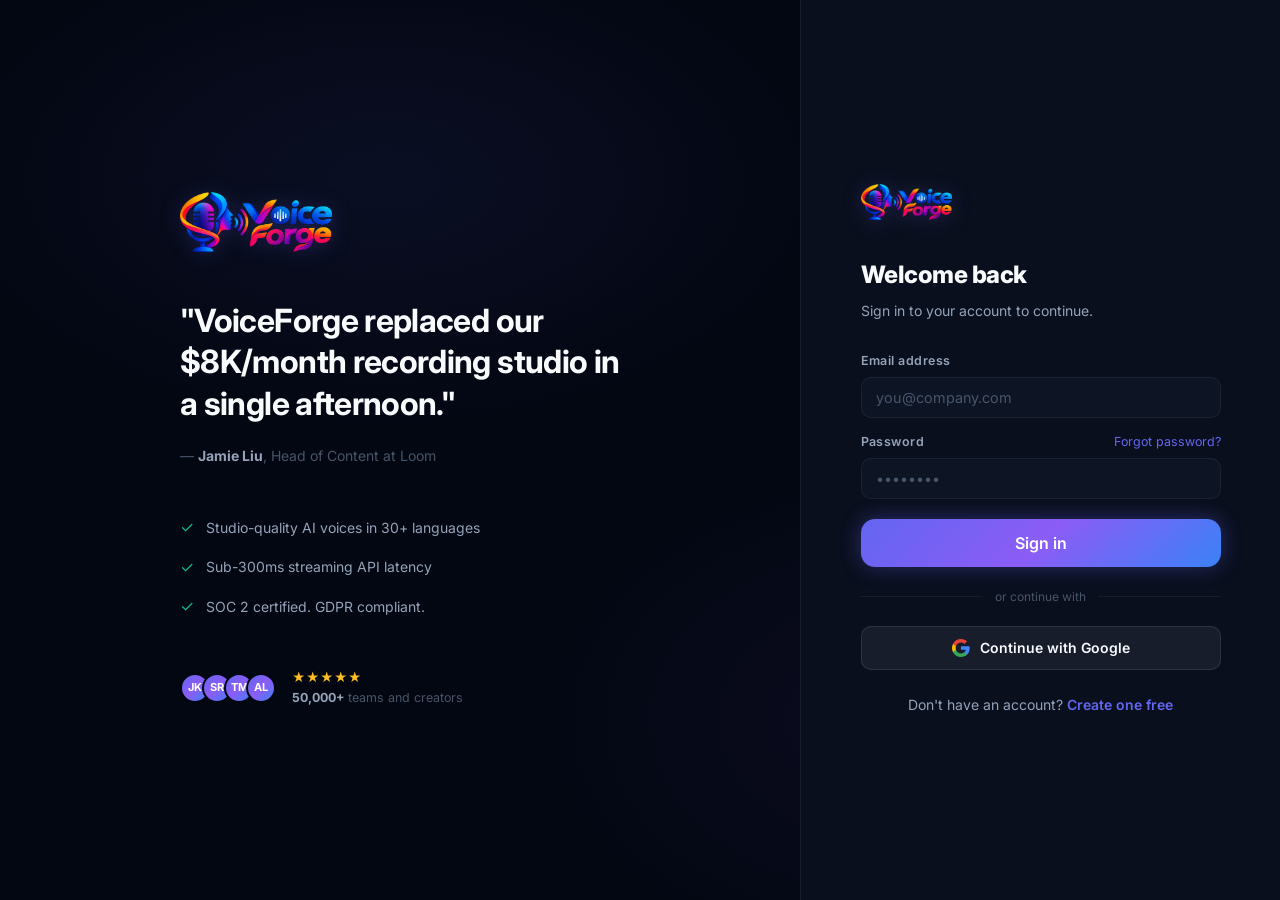
<file: frontend/history.html>
<!DOCTYPE html>
<html lang="en">
<head>
<meta charset="UTF-8">
<meta name="viewport" content="width=device-width, initial-scale=1.0">
<title>History — VoiceForge</title>
<link rel="icon" href="favicon.ico" sizes="any">
<link rel="icon" type="image/png" sizes="32x32" href="assets/favicon-32.png">
<link rel="apple-touch-icon" href="assets/apple-touch-icon.png">
<link rel="preconnect" href="https://fonts.googleapis.com">
<link href="https://fonts.googleapis.com/css2?family=Inter:wght@400;500;600;700;800&display=swap" rel="stylesheet">
<style>
*,*::before,*::after{margin:0;padding:0;box-sizing:border-box;}
html,body{height:100%;font-family:'Inter',sans-serif;background:#030712;color:#f1f5f9;overflow:hidden;}
.shell{display:flex;height:100vh;width:100vw;}

/* Sidebar */
.sb{width:220px;min-width:220px;height:100vh;background:#0a0f1e;border-right:1px solid rgba(255,255,255,0.07);display:flex;flex-direction:column;overflow-y:auto;flex-shrink:0;}
.sb-head{padding:18px 14px 14px;border-bottom:1px solid rgba(255,255,255,0.07);}
.logo{display:flex;align-items:center;gap:9px;text-decoration:none;margin-bottom:12px;}
.logo-icon{width:30px;height:30px;background:linear-gradient(135deg,#6366f1,#8b5cf6);border-radius:8px;display:flex;align-items:center;justify-content:center;font-size:14px;flex-shrink:0;}
.logo-text{font-size:.9rem;font-weight:800;color:#f1f5f9;letter-spacing:-.02em;}
.logo-text span{color:#818cf8;}
.ws-btn{display:flex;align-items:center;gap:7px;width:100%;padding:7px 9px;background:rgba(255,255,255,0.03);border:1px solid rgba(255,255,255,0.07);border-radius:8px;color:#94a3b8;cursor:pointer;font-size:.78rem;font-weight:500;font-family:'Inter',sans-serif;}
.ws-av{width:20px;height:20px;background:linear-gradient(135deg,#6366f1,#8b5cf6);border-radius:4px;display:flex;align-items:center;justify-content:center;font-size:9px;font-weight:700;color:#fff;flex-shrink:0;}
.sb-nav{padding:12px 8px;flex:1;}
.nav-sec{margin-bottom:20px;}
.nav-sec-label{font-size:.65rem;font-weight:700;letter-spacing:.1em;text-transform:uppercase;color:#334155;padding:0 8px;margin-bottom:5px;}
.nav-item{display:flex;align-items:center;gap:8px;padding:7px 10px;border-radius:8px;color:#64748b;text-decoration:none;font-size:.83rem;font-weight:500;transition:all .15s;position:relative;}
.nav-item svg{flex-shrink:0;width:15px;height:15px;}
.nav-item:hover{background:rgba(255,255,255,0.05);color:#cbd5e1;}
.nav-item.active{background:rgba(99,102,241,0.12);color:#e2e8f0;border:1px solid rgba(99,102,241,0.2);}
.nav-badge{margin-left:auto;background:rgba(99,102,241,0.15);color:#818cf8;font-size:.62rem;font-weight:700;padding:2px 6px;border-radius:99px;}
.sb-foot{padding:12px 8px;border-top:1px solid rgba(255,255,255,0.07);}
.credits-box{padding:10px;background:rgba(255,255,255,0.03);border:1px solid rgba(255,255,255,0.07);border-radius:8px;margin-bottom:10px;}
.credits-head{display:flex;justify-content:space-between;align-items:center;margin-bottom:7px;}
.credits-label{font-size:.67rem;font-weight:700;color:#475569;text-transform:uppercase;letter-spacing:.06em;}
.badge-gold{background:rgba(245,158,11,.12);color:#fbbf24;font-size:.65rem;font-weight:700;padding:2px 7px;border-radius:99px;border:1px solid rgba(245,158,11,.2);}
.bar-track{height:5px;background:rgba(255,255,255,0.06);border-radius:99px;overflow:hidden;margin-bottom:5px;}
.bar-fill{height:100%;background:linear-gradient(90deg,#6366f1,#8b5cf6);border-radius:99px;}
.bar-labels{display:flex;justify-content:space-between;font-size:.67rem;color:#475569;}
.user-row{display:flex;align-items:center;gap:8px;padding:7px 9px;border-radius:8px;cursor:pointer;}
.user-row:hover{background:rgba(255,255,255,0.04);}
.user-av{width:28px;height:28px;background:linear-gradient(135deg,#6366f1,#8b5cf6);border-radius:6px;display:flex;align-items:center;justify-content:center;font-size:11px;font-weight:700;color:#fff;flex-shrink:0;}
.user-name{font-size:.78rem;font-weight:600;color:#e2e8f0;white-space:nowrap;overflow:hidden;text-overflow:ellipsis;max-width:110px;}
.user-plan{font-size:.67rem;color:#475569;}
.logout-btn{background:none;border:none;color:#475569;cursor:pointer;padding:3px;border-radius:4px;margin-left:auto;flex-shrink:0;}
.logout-btn:hover{color:#ef4444;}

/* Main */
.main{flex:1;display:flex;flex-direction:column;overflow:hidden;min-width:0;}
.topbar{height:54px;background:#0a0f1e;border-bottom:1px solid rgba(255,255,255,0.07);display:flex;align-items:center;gap:12px;padding:0 24px;flex-shrink:0;}
.breadcrumb{display:flex;align-items:center;gap:7px;font-size:.83rem;color:#475569;}
.breadcrumb .cur{color:#e2e8f0;font-weight:500;}
.tb-right{margin-left:auto;display:flex;align-items:center;gap:10px;}
.credits-pill{display:flex;align-items:center;gap:6px;padding:5px 12px;background:rgba(245,158,11,.08);border:1px solid rgba(245,158,11,.2);border-radius:99px;font-size:.75rem;font-weight:600;color:#fbbf24;}
.btn-primary{padding:8px 16px;background:linear-gradient(135deg,#6366f1,#8b5cf6);border:none;border-radius:8px;color:#fff;font-family:'Inter',sans-serif;font-size:.78rem;font-weight:700;cursor:pointer;text-decoration:none;display:inline-block;}
.btn-primary:hover{opacity:.9;}

.page-scroll{flex:1;overflow-y:auto;padding:28px 24px;}
.page-hd{display:flex;align-items:flex-start;justify-content:space-between;margin-bottom:22px;gap:16px;flex-wrap:wrap;}
.page-title{font-size:1.4rem;font-weight:800;letter-spacing:-.02em;color:#f1f5f9;margin-bottom:3px;}
.page-sub{font-size:.875rem;color:#64748b;}
.search-input{padding:8px 13px;background:#0d1424;border:1px solid rgba(255,255,255,0.07);border-radius:8px;color:#e2e8f0;font-family:'Inter',sans-serif;font-size:.83rem;outline:none;width:220px;}
.search-input:focus{border-color:#6366f1;}
.search-input::placeholder{color:#334155;}

/* Stats */
.stats-grid{display:grid;grid-template-columns:repeat(3,1fr);gap:14px;margin-bottom:20px;}
.stat-card{background:#111827;border:1px solid rgba(255,255,255,0.07);border-radius:12px;padding:18px 20px;position:relative;overflow:hidden;transition:border-color .2s;}
.stat-card:hover{border-color:rgba(99,102,241,.3);}
.stat-label{font-size:.67rem;font-weight:700;color:#475569;letter-spacing:.07em;text-transform:uppercase;margin-bottom:10px;}
.stat-value{font-size:1.6rem;font-weight:800;color:#f1f5f9;letter-spacing:-.03em;line-height:1;}
.stat-icon{position:absolute;right:16px;top:16px;opacity:.06;font-size:2.2rem;}

/* Card */
.card{background:#111827;border:1px solid rgba(255,255,255,0.07);border-radius:14px;overflow:hidden;}
.card-toolbar{display:flex;align-items:center;justify-content:space-between;padding:13px 18px;border-bottom:1px solid rgba(255,255,255,0.07);background:rgba(255,255,255,0.02);}
.card-toolbar-label{font-size:.78rem;font-weight:600;color:#94a3b8;}
.card-count{font-size:.75rem;color:#475569;}

/* Table */
.hist-table{width:100%;border-collapse:collapse;}
.hist-table th{text-align:left;padding:0 16px 10px;font-size:.67rem;font-weight:700;letter-spacing:.07em;text-transform:uppercase;color:#334155;border-bottom:1px solid rgba(255,255,255,0.07);}
.hist-table td{padding:13px 16px;font-size:.83rem;color:#94a3b8;border-bottom:1px solid rgba(255,255,255,0.05);vertical-align:middle;}
.hist-table tr:last-child td{border-bottom:none;}
.hist-table tr:hover td{background:rgba(255,255,255,0.02);}
.hist-text{max-width:320px;color:#e2e8f0 !important;white-space:nowrap;overflow:hidden;text-overflow:ellipsis;}
.play-btn{width:28px;height:28px;background:rgba(99,102,241,.1);border:1px solid rgba(99,102,241,.25);border-radius:50%;display:flex;align-items:center;justify-content:center;cursor:pointer;color:#818cf8;font-size:.75rem;transition:all .15s;}
.play-btn:hover{background:rgba(99,102,241,.2);transform:scale(1.1);}
.badge-v{background:rgba(139,92,246,.12);color:#a78bfa;font-size:.65rem;font-weight:700;padding:2px 8px;border-radius:99px;border:1px solid rgba(139,92,246,.2);}
.btn-copy{padding:4px 10px;background:transparent;border:1px solid rgba(255,255,255,0.07);border-radius:5px;color:#64748b;font-family:'Inter',sans-serif;font-size:.72rem;cursor:pointer;}
.btn-copy:hover{color:#e2e8f0;border-color:rgba(255,255,255,0.15);}

/* Empty state */
.empty{text-align:center;padding:72px 24px;}
.empty-icon{font-size:2.8rem;margin-bottom:14px;opacity:.3;}
.empty-title{font-size:.975rem;font-weight:600;color:#64748b;margin-bottom:7px;}
.empty-sub{font-size:.84rem;color:#334155;margin-bottom:22px;}

/* Skeleton */
.sk{background:linear-gradient(90deg,#111827 25%,#1a2236 50%,#111827 75%);background-size:200% 100%;animation:shimmer 1.5s infinite;border-radius:6px;}
@keyframes shimmer{0%{background-position:200% 0;}100%{background-position:-200% 0;}}

#toast{position:fixed;bottom:24px;left:50%;transform:translateX(-50%) translateY(14px);background:#1e2a42;border:1px solid rgba(255,255,255,.1);border-radius:10px;padding:11px 18px;font-size:.85rem;color:#e2e8f0;opacity:0;pointer-events:none;transition:opacity .22s,transform .22s;white-space:nowrap;z-index:9999;}
#toast.show{opacity:1;transform:translateX(-50%) translateY(0);}
#toast.error{border-color:rgba(239,68,68,.4);color:#f87171;}
#toast.success{border-color:rgba(16,185,129,.4);color:#34d399;}
::-webkit-scrollbar{width:5px;}::-webkit-scrollbar-track{background:transparent;}::-webkit-scrollbar-thumb{background:rgba(255,255,255,.08);border-radius:3px;}
@media(max-width:700px){.sb{display:none;}.stats-grid{grid-template-columns:1fr;}.page-scroll{padding:16px;}}
</style>
<link rel="stylesheet" href="ui.css?v=20261009">
</head>
<body>
<script>if(!localStorage.getItem('token'))window.location.href='login.html';</script>

<div class="shell">

<!-- SIDEBAR -->
<aside class="sb">
  <div class="sb-head">
    <a href="index.html" class="logo">
      <img src="assets/logo.png" alt="VoiceForge" class="brand-logo">
    </a>
    <button class="ws-btn">
      <div class="ws-av">P</div>
      <span style="flex:1;text-align:left;">Personal workspace</span>
      <svg width="11" height="11" viewBox="0 0 11 11" fill="none"><path d="M2 4L5.5 7L9 4" stroke="currentColor" stroke-width="1.5" stroke-linecap="round" stroke-linejoin="round"/></svg>
    </button>
  </div>
  <nav class="sb-nav">
    <div class="nav-sec">
      <div class="nav-sec-label">Main</div>
      <a href="dashboard.html" class="nav-item">
        <svg viewBox="0 0 16 16" fill="none"><rect x="1" y="1" width="6" height="6" rx="1.5" stroke="currentColor" stroke-width="1.5"/><rect x="9" y="1" width="6" height="6" rx="1.5" stroke="currentColor" stroke-width="1.5"/><rect x="1" y="9" width="6" height="6" rx="1.5" stroke="currentColor" stroke-width="1.5"/><rect x="9" y="9" width="6" height="6" rx="1.5" stroke="currentColor" stroke-width="1.5"/></svg>
        Dashboard
      </a>
      <a href="studio.html" class="nav-item">
        <svg viewBox="0 0 16 16" fill="none"><circle cx="8" cy="8" r="3" stroke="currentColor" stroke-width="1.5"/><path d="M8 1v2M8 13v2M1 8h2M13 8h2" stroke="currentColor" stroke-width="1.5" stroke-linecap="round"/></svg>
        Studio
        <span class="nav-badge">New</span>
      </a>
      <a href="transcribe.html" class="nav-item">
        <svg viewBox="0 0 16 16" fill="none"><path d="M8 1a2.5 2.5 0 012.5 2.5v5a2.5 2.5 0 01-5 0v-5A2.5 2.5 0 018 1z" stroke="currentColor" stroke-width="1.5"/><path d="M3 8a5 5 0 0010 0M8 13v2" stroke="currentColor" stroke-width="1.5" stroke-linecap="round"/></svg>
        Speech to Text
      </a>
      <a href="history.html" class="nav-item active">
        <svg viewBox="0 0 16 16" fill="none"><circle cx="8" cy="8" r="6.5" stroke="currentColor" stroke-width="1.5"/><path d="M8 4.5V8L10.5 10" stroke="currentColor" stroke-width="1.5" stroke-linecap="round" stroke-linejoin="round"/></svg>
        History
      </a>
    </div>
    <div class="nav-sec">
      <div class="nav-sec-label">Library</div>
      <a href="voices.html" class="nav-item">
        <svg viewBox="0 0 16 16" fill="none"><circle cx="8" cy="8" r="6.5" stroke="currentColor" stroke-width="1.5"/><path d="M5.5 8.5l2 2 3-4" stroke="currentColor" stroke-width="1.5" stroke-linecap="round" stroke-linejoin="round"/></svg>
        Voices
      </a>
    </div>
    <div class="nav-sec">
      <div class="nav-sec-label">Developer</div>
      <a href="api.html" class="nav-item">
        <svg viewBox="0 0 16 16" fill="none"><path d="M4 6L1 8l3 2M12 6l3 2-3 2M9 3l-2 10" stroke="currentColor" stroke-width="1.5" stroke-linecap="round" stroke-linejoin="round"/></svg>
        API
      </a>
    </div>
  </nav>
  <div class="sb-foot">
    <div class="credits-box">
      <div class="credits-head"><span class="credits-label">Characters</span><span class="badge-gold">Free</span></div>
      <div class="bar-track"><div class="bar-fill" style="width:34%"></div></div>
      <div class="bar-labels"><span>3,400 used</span><span>10,000</span></div>
    </div>
    <div class="user-row">
      <div class="user-av" id="userAv">U</div>
      <div style="flex:1;min-width:0;">
        <div class="user-name" id="userEmail">user@example.com</div>
        <div class="user-plan">Free plan</div>
      </div>
      <button class="logout-btn" onclick="doLogout()">
        <svg width="13" height="13" viewBox="0 0 13 13" fill="none"><path d="M5 2H2.5A1.5 1.5 0 001 3.5v6A1.5 1.5 0 002.5 11H5M8.5 9l3-2.5L8.5 4M12 6.5H5" stroke="currentColor" stroke-width="1.3" stroke-linecap="round" stroke-linejoin="round"/></svg>
      </button>
    </div>
  </div>
</aside>

<!-- MAIN -->
<div class="main">
  <div class="topbar">
    <div class="breadcrumb">
      <span>VoiceForge</span><span style="opacity:.4">›</span>
      <span class="cur">History</span>
    </div>
    <div class="tb-right">
      <div class="credits-pill">⚡ 6,600 credits remaining</div>
      <a href="studio.html" class="btn-primary">+ New Generation</a>
    </div>
  </div>

  <div class="page-scroll">

    <div class="page-hd">
      <div>
        <div class="page-title">Generation History</div>
        <div class="page-sub">All your past text-to-speech conversions in one place.</div>
      </div>
      <input class="search-input" type="search" id="searchInput" placeholder="Search generations…" oninput="filterHistory()">
    </div>

    <!-- Stats -->
    <div class="stats-grid">
      <div class="stat-card">
        <div class="stat-icon">🎙</div>
        <div class="stat-label">Total Generations</div>
        <div class="stat-value" id="totalStat">—</div>
      </div>
      <div class="stat-card">
        <div class="stat-icon">⚡</div>
        <div class="stat-label">Total Characters</div>
        <div class="stat-value" id="charStat">—</div>
      </div>
      <div class="stat-card">
        <div class="stat-icon">📅</div>
        <div class="stat-label">Last Generation</div>
        <div class="stat-value" id="lastStat" style="font-size:1rem;padding-top:4px;">—</div>
      </div>
    </div>

    <!-- Table -->
    <div class="card">
      <div class="card-toolbar">
        <span class="card-toolbar-label">All Generations</span>
        <span class="card-count" id="histCount">Loading…</span>
      </div>

      <table class="hist-table">
        <thead>
          <tr>
            <th style="width:36px;"></th>
            <th>Text</th>
            <th>Voice</th>
            <th>Characters</th>
            <th>Date</th>
            <th></th>
          </tr>
        </thead>
        <tbody id="histBody">
          <tr><td><div class="sk" style="width:28px;height:28px;border-radius:50%;"></div></td><td><div class="sk" style="width:200px;height:12px;"></div></td><td><div class="sk" style="width:60px;height:12px;"></div></td><td><div class="sk" style="width:50px;height:12px;"></div></td><td><div class="sk" style="width:70px;height:12px;"></div></td><td></td></tr>
          <tr><td><div class="sk" style="width:28px;height:28px;border-radius:50%;"></div></td><td><div class="sk" style="width:240px;height:12px;"></div></td><td><div class="sk" style="width:60px;height:12px;"></div></td><td><div class="sk" style="width:50px;height:12px;"></div></td><td><div class="sk" style="width:70px;height:12px;"></div></td><td></td></tr>
          <tr><td><div class="sk" style="width:28px;height:28px;border-radius:50%;"></div></td><td><div class="sk" style="width:170px;height:12px;"></div></td><td><div class="sk" style="width:60px;height:12px;"></div></td><td><div class="sk" style="width:50px;height:12px;"></div></td><td><div class="sk" style="width:70px;height:12px;"></div></td><td></td></tr>
        </tbody>
      </table>

      <div id="emptyState" style="display:none;" class="empty">
        <div class="empty-icon">🎙</div>
        <div class="empty-title">No generations yet</div>
        <div class="empty-sub">Head to Studio to create your first speech audio.</div>
        <a href="studio.html" class="btn-primary">Open Studio →</a>
      </div>
    </div>

  </div>
</div>
</div>

<div id="toast"></div>
<script>
const token = localStorage.getItem('token');
if (!token) window.location.href = 'login.html';
const email = localStorage.getItem('userEmail') || 'user@example.com';
document.getElementById('userEmail').textContent = email;
document.getElementById('userAv').textContent = email[0].toUpperCase();

function showToast(msg,type=''){const t=document.getElementById('toast');t.innerHTML=(type==='error'?'⚠ ':type==='success'?'✓ ':'')+msg;t.className='show'+(type?' '+type:'');setTimeout(()=>t.className='',3200);}
function doLogout(){localStorage.removeItem('token');localStorage.removeItem('userEmail');window.location.href='login.html';}
function esc(s){return String(s).replace(/&/g,'&amp;').replace(/</g,'&lt;').replace(/>/g,'&gt;');}
function relTime(ts){if(!ts)return'Just now';const d=new Date(ts),diff=(Date.now()-d)/1000;if(isNaN(diff)||diff<5)return'Just now';if(diff<60)return Math.floor(diff)+'s ago';if(diff<3600)return Math.floor(diff/60)+'m ago';if(diff<86400)return Math.floor(diff/3600)+'h ago';return d.toLocaleDateString(undefined,{month:'short',day:'numeric'});}

let allData = [];

function renderRows(items) {
  const tbody = document.getElementById('histBody');
  const empty = document.getElementById('emptyState');
  if (!items.length) {
    tbody.innerHTML = '';
    empty.style.display = 'block';
    return;
  }
  empty.style.display = 'none';
  tbody.innerHTML = items.map(item => `
    <tr>
      <td><button class="play-btn" title="Play" onclick="vfPlayHistory(this,'${item.id}')">▶</button></td>
      <td><div class="hist-text" title="${esc(item.text)}">${esc(item.text)}</div></td>
      <td><span class="badge-v">${esc(vfVoiceName(item.voice))}</span></td>
      <td style="font-size:.78rem;">${(item.text||'').length} ch</td>
      <td style="font-size:.78rem;white-space:nowrap;">${relTime(item.created_at)}</td>
      <td><button class="btn-copy" onclick="copyTxt(this,'${esc(item.text).replace(/'/g,"\\'")}')">Copy</button></td>
    </tr>
  `).join('');
}

function filterHistory() {
  const q = document.getElementById('searchInput').value.toLowerCase();
  const filtered = allData.filter(i => (i.text||'').toLowerCase().includes(q));
  renderRows(filtered);
  document.getElementById('histCount').textContent = filtered.length + ' result' + (filtered.length!==1?'s':'');
}

function copyTxt(btn, text) {
  navigator.clipboard.writeText(text).then(() => showToast('Copied!','success'));
}

async function loadHistory() {
  try {
    const res = await fetch('/api/history/', {
      headers:{'Authorization':'Bearer '+token}
    });
    allData = await res.json();
    document.getElementById('totalStat').textContent = allData.length;
    document.getElementById('charStat').textContent = allData.reduce((s,i)=>s+(i.text||'').length,0).toLocaleString();
    document.getElementById('lastStat').textContent = allData.length ? relTime(allData[0].created_at) : '—';
    document.getElementById('histCount').textContent = allData.length + ' generation' + (allData.length!==1?'s':'');
    renderRows(allData);
  } catch {
    document.getElementById('histBody').innerHTML = '<tr><td colspan="6" style="text-align:center;padding:36px;color:#334155;font-size:.83rem;">Failed to load. <button onclick="loadHistory()" style="color:#818cf8;background:none;border:none;cursor:pointer;font-size:.83rem;">Retry</button></td></tr>';
  }
}
loadHistory();
</script>
<script src="ui.js?v=20261009"></script>
</body>
</html>
</file>
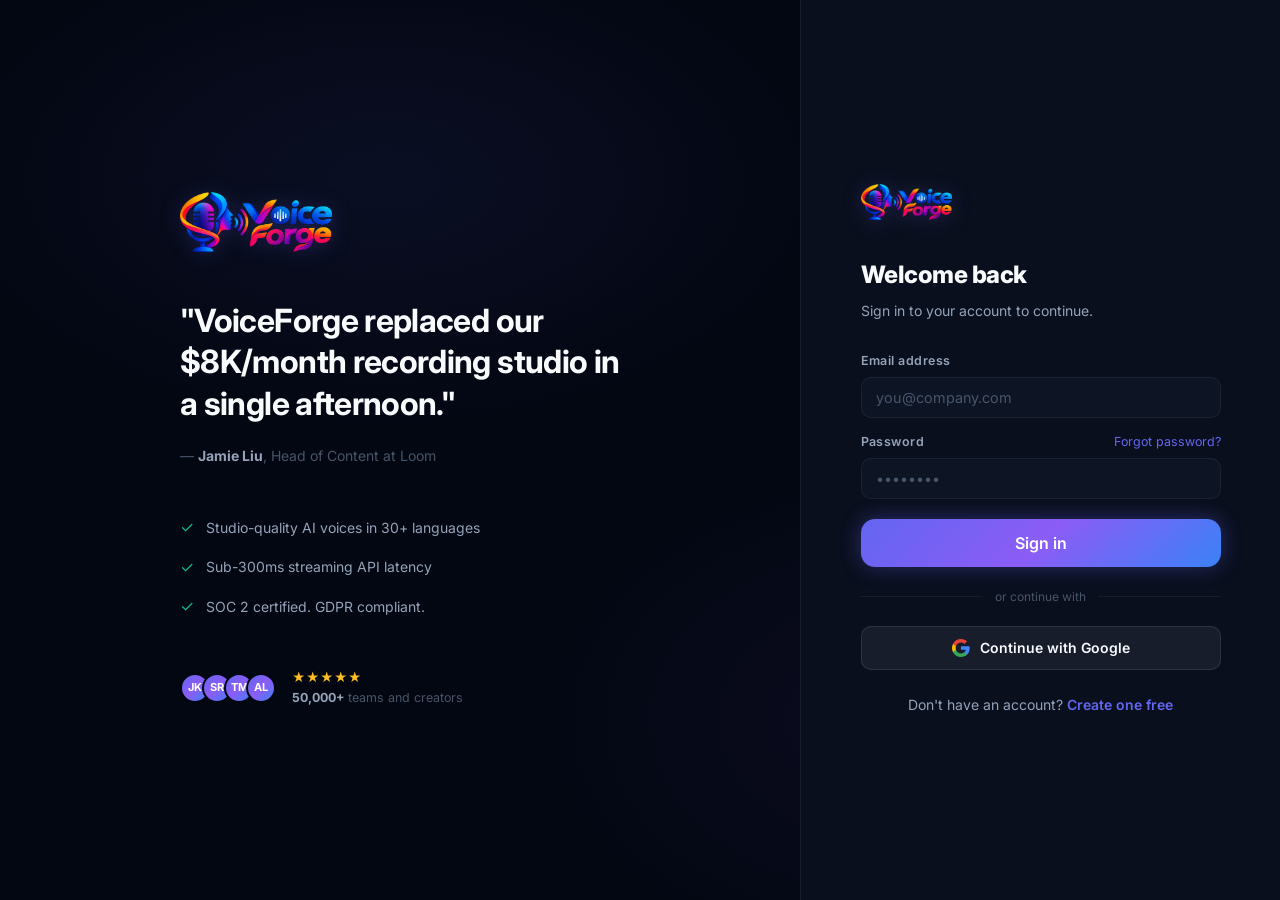
<file: frontend/login.html>
<!DOCTYPE html>
<html lang="en">
<head>
  <meta charset="UTF-8">
  <meta name="viewport" content="width=device-width, initial-scale=1.0">
  <title>Sign In — VoiceForge</title>
<link rel="icon" href="favicon.ico" sizes="any">
<link rel="icon" type="image/png" sizes="32x32" href="assets/favicon-32.png">
<link rel="apple-touch-icon" href="assets/apple-touch-icon.png">
  <link rel="stylesheet" href="design-system.css?v=20261009">
  <link rel="stylesheet" href="landing.css?v=20261009">
<link rel="stylesheet" href="ui.css?v=20261009">
</head>
<body>

<div class="auth-page">

  <!-- Left panel — social proof / branding -->
  <div class="auth-left">
    <div class="auth-left-content">
      <a href="index.html" class="nav-logo" style="margin-bottom:48px;display:inline-flex;">
        <img src="assets/logo.png" alt="VoiceForge" class="brand-logo">
      </a>

      <div class="big-quote">
        "VoiceForge replaced our $8K/month recording studio in a single afternoon."
      </div>
      <div class="quote-attr">
        — <strong>Jamie Liu</strong>, Head of Content at Loom
      </div>

      <div style="margin-top:48px;display:flex;flex-direction:column;gap:14px;">
        <div style="display:flex;align-items:center;gap:12px;font-size:0.875rem;color:var(--text-secondary);">
          <span style="color:var(--success);font-size:1rem;">✓</span>
          Studio-quality AI voices in 30+ languages
        </div>
        <div style="display:flex;align-items:center;gap:12px;font-size:0.875rem;color:var(--text-secondary);">
          <span style="color:var(--success);font-size:1rem;">✓</span>
          Sub-300ms streaming API latency
        </div>
        <div style="display:flex;align-items:center;gap:12px;font-size:0.875rem;color:var(--text-secondary);">
          <span style="color:var(--success);font-size:1rem;">✓</span>
          SOC 2 certified. GDPR compliant.
        </div>
      </div>

      <div style="margin-top:48px;display:flex;align-items:center;gap:16px;">
        <div class="sp-avatars">
          <div class="sp-avatar">JK</div><div class="sp-avatar">SR</div><div class="sp-avatar">TM</div><div class="sp-avatar">AL</div>
        </div>
        <div>
          <div class="sp-stars">★★★★★</div>
          <div class="sp-text" style="font-size:0.78rem;"><strong style="color:var(--text-secondary);">50,000+</strong> teams and creators</div>
        </div>
      </div>
    </div>
  </div>

  <!-- Right panel — sign in form -->
  <div class="auth-right">
    <div class="auth-panel">

      <div class="auth-header-mini">
        <img src="assets/logo.png" alt="VoiceForge" class="brand-logo">
      </div>

      <h1 class="auth-title">Welcome back</h1>
      <p class="auth-sub">Sign in to your account to continue.</p>

      <div class="auth-field">
        <label class="input-label" for="email">Email address</label>
        <input class="input" type="email" id="email" placeholder="you@company.com" autocomplete="email">
      </div>

      <div class="auth-field">
        <div style="display:flex;justify-content:space-between;align-items:center;margin-bottom:6px;">
          <label class="input-label" for="password" style="margin-bottom:0;">Password</label>
          <a href="#" style="font-size:0.78rem;color:var(--brand-indigo);text-decoration:none;">Forgot password?</a>
        </div>
        <input class="input" type="password" id="password" placeholder="••••••••" autocomplete="current-password">
      </div>

      <button class="btn btn-primary btn-full btn-lg" style="margin-top:6px;" id="loginBtn" onclick="doLogin()">
        <span class="btn-label">Sign in</span>
        <span class="spinner"></span>
      </button>

      <div class="auth-divider">
        <span>or continue with</span>
      </div>

      <button onclick="googleSignIn()" class="btn btn-secondary btn-full" style="gap:10px;justify-content:center;padding:12px;">
        <svg width="18" height="18" viewBox="0 0 18 18" fill="none">
          <path d="M17.64 9.2c0-.637-.057-1.251-.164-1.84H9v3.481h4.844c-.209 1.125-.843 2.078-1.796 2.717v2.258h2.908c1.702-1.567 2.684-3.875 2.684-6.615z" fill="#4285F4"/>
          <path d="M9 18c2.43 0 4.467-.806 5.956-2.184l-2.908-2.258c-.806.54-1.837.86-3.048.86-2.344 0-4.328-1.584-5.036-3.711H.957v2.332A8.997 8.997 0 009 18z" fill="#34A853"/>
          <path d="M3.964 10.707A5.41 5.41 0 013.682 9c0-.593.102-1.17.282-1.707V4.961H.957A8.996 8.996 0 000 9c0 1.452.348 2.827.957 4.039l3.007-2.332z" fill="#FBBC05"/>
          <path d="M9 3.58c1.321 0 2.508.454 3.44 1.345l2.582-2.58C13.463.891 11.426 0 9 0A8.997 8.997 0 00.957 4.96L3.964 7.294C4.672 5.163 6.656 3.58 9 3.58z" fill="#EA4335"/>
        </svg>
        Continue with Google
      </button>

      <p class="auth-footer-link">
        Don't have an account? <a href="register.html">Create one free</a>
      </p>

    </div>
  </div>

</div>

<div id="toast"></div>

<script src="auth.js?v=20261009"></script>
<script>
function showToast(msg, type='') {
  const t = document.getElementById('toast');
  t.innerHTML = (type === 'error' ? '⚠ ' : type === 'success' ? '✓ ' : '') + msg;
  t.className = 'show' + (type ? ' '+type : '');
  setTimeout(() => t.className = '', 3200);
}

async function doLogin() {
  const email = document.getElementById('email').value.trim();
  const password = document.getElementById('password').value;
  if (!email || !password) { showToast('Please fill in all fields.', 'error'); return; }
  const btn = document.getElementById('loginBtn');
  btn.classList.add('loading');
  try {
    await login(); // from auth.js
  } catch {
    showToast('Login failed. Check your credentials.', 'error');
  } finally {
    btn.classList.remove('loading');
  }
}

// Auto-handle redirect on page load
handleGoogleRedirect();

document.addEventListener('keydown', e => {
  if (e.key === 'Enter') doLogin();
});
</script>
</body>
</html>
</file>
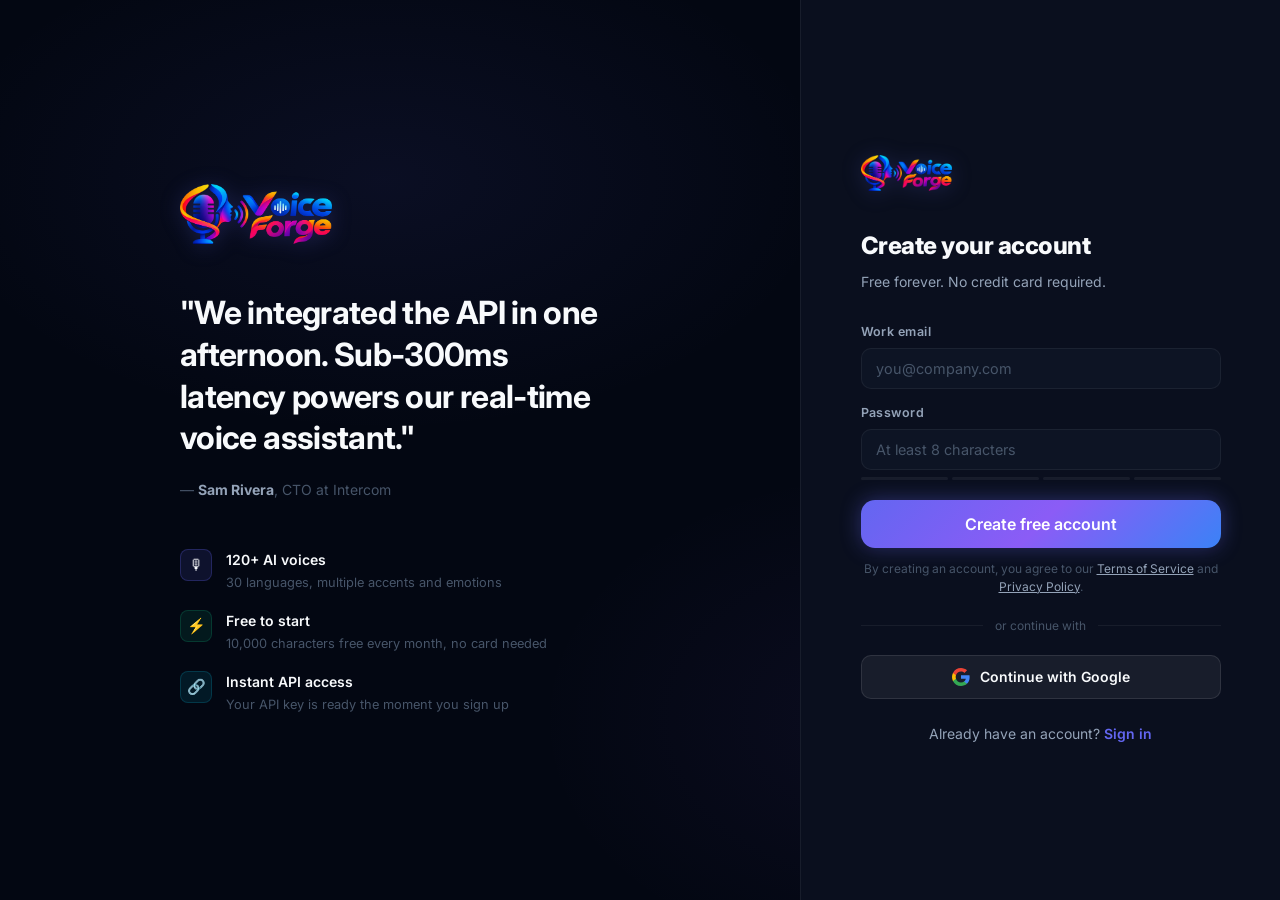
<file: frontend/register.html>
<!DOCTYPE html>
<html lang="en">
<head>
  <meta charset="UTF-8">
  <meta name="viewport" content="width=device-width, initial-scale=1.0">
  <title>Create Account — VoiceForge</title>
<link rel="icon" href="favicon.ico" sizes="any">
<link rel="icon" type="image/png" sizes="32x32" href="assets/favicon-32.png">
<link rel="apple-touch-icon" href="assets/apple-touch-icon.png">
  <link rel="stylesheet" href="design-system.css?v=20261009">
  <link rel="stylesheet" href="landing.css?v=20261009">
<link rel="stylesheet" href="ui.css?v=20261009">
</head>
<body>

<div class="auth-page">

  <!-- Left panel -->
  <div class="auth-left">
    <div class="auth-left-content">
      <a href="index.html" class="nav-logo" style="margin-bottom:48px;display:inline-flex;">
        <img src="assets/logo.png" alt="VoiceForge" class="brand-logo">
      </a>

      <div class="big-quote">
        "We integrated the API in one afternoon. Sub-300ms latency powers our real-time voice assistant."
      </div>
      <div class="quote-attr">
        — <strong>Sam Rivera</strong>, CTO at Intercom
      </div>

      <!-- Feature checklist -->
      <div style="margin-top:48px;display:flex;flex-direction:column;gap:16px;">
        <div style="display:flex;align-items:flex-start;gap:14px;">
          <div style="width:32px;height:32px;background:rgba(99,102,241,0.12);border:1px solid rgba(99,102,241,0.25);border-radius:8px;display:flex;align-items:center;justify-content:center;flex-shrink:0;font-size:15px;">🎙</div>
          <div>
            <div style="font-size:0.875rem;font-weight:600;color:var(--text-primary);margin-bottom:2px;">120+ AI voices</div>
            <div style="font-size:0.8rem;color:var(--text-tertiary);">30 languages, multiple accents and emotions</div>
          </div>
        </div>
        <div style="display:flex;align-items:flex-start;gap:14px;">
          <div style="width:32px;height:32px;background:rgba(16,185,129,0.1);border:1px solid rgba(16,185,129,0.2);border-radius:8px;display:flex;align-items:center;justify-content:center;flex-shrink:0;font-size:15px;">⚡</div>
          <div>
            <div style="font-size:0.875rem;font-weight:600;color:var(--text-primary);margin-bottom:2px;">Free to start</div>
            <div style="font-size:0.8rem;color:var(--text-tertiary);">10,000 characters free every month, no card needed</div>
          </div>
        </div>
        <div style="display:flex;align-items:flex-start;gap:14px;">
          <div style="width:32px;height:32px;background:rgba(6,182,212,0.1);border:1px solid rgba(6,182,212,0.2);border-radius:8px;display:flex;align-items:center;justify-content:center;flex-shrink:0;font-size:15px;">🔗</div>
          <div>
            <div style="font-size:0.875rem;font-weight:600;color:var(--text-primary);margin-bottom:2px;">Instant API access</div>
            <div style="font-size:0.8rem;color:var(--text-tertiary);">Your API key is ready the moment you sign up</div>
          </div>
        </div>
      </div>
    </div>
  </div>

  <!-- Right panel — register form -->
  <div class="auth-right">
    <div class="auth-panel">

      <div class="auth-header-mini">
        <img src="assets/logo.png" alt="VoiceForge" class="brand-logo">
      </div>

      <h1 class="auth-title">Create your account</h1>
      <p class="auth-sub">Free forever. No credit card required.</p>

      <div class="auth-field">
        <label class="input-label" for="email">Work email</label>
        <input class="input" type="email" id="email" placeholder="you@company.com" autocomplete="email">
      </div>

      <div class="auth-field">
        <label class="input-label" for="password">Password</label>
        <input class="input" type="password" id="password" placeholder="At least 8 characters" autocomplete="new-password">
        <div id="pwStrength" style="display:flex;gap:4px;margin-top:7px;">
          <div class="pw-bar" style="flex:1;height:3px;background:var(--border-subtle);border-radius:99px;transition:background 0.3s;"></div>
          <div class="pw-bar" style="flex:1;height:3px;background:var(--border-subtle);border-radius:99px;transition:background 0.3s;"></div>
          <div class="pw-bar" style="flex:1;height:3px;background:var(--border-subtle);border-radius:99px;transition:background 0.3s;"></div>
          <div class="pw-bar" style="flex:1;height:3px;background:var(--border-subtle);border-radius:99px;transition:background 0.3s;"></div>
        </div>
      </div>

      <button class="btn btn-primary btn-full btn-lg" style="margin-top:6px;" id="regBtn" onclick="doRegister()">
        <span class="btn-label">Create free account</span>
        <span class="spinner"></span>
      </button>

      <p style="font-size:0.75rem;color:var(--text-tertiary);text-align:center;margin-top:12px;line-height:1.5;">
        By creating an account, you agree to our
        <a href="#" style="color:var(--text-secondary);">Terms of Service</a> and
        <a href="#" style="color:var(--text-secondary);">Privacy Policy</a>.
      </p>

      <div class="auth-divider">
        <span>or continue with</span>
      </div>

      <button onclick="googleSignIn()" class="btn btn-secondary btn-full" style="gap:10px;justify-content:center;padding:12px;">
        <svg width="18" height="18" viewBox="0 0 18 18" fill="none">
          <path d="M17.64 9.2c0-.637-.057-1.251-.164-1.84H9v3.481h4.844c-.209 1.125-.843 2.078-1.796 2.717v2.258h2.908c1.702-1.567 2.684-3.875 2.684-6.615z" fill="#4285F4"/>
          <path d="M9 18c2.43 0 4.467-.806 5.956-2.184l-2.908-2.258c-.806.54-1.837.86-3.048.86-2.344 0-4.328-1.584-5.036-3.711H.957v2.332A8.997 8.997 0 009 18z" fill="#34A853"/>
          <path d="M3.964 10.707A5.41 5.41 0 013.682 9c0-.593.102-1.17.282-1.707V4.961H.957A8.996 8.996 0 000 9c0 1.452.348 2.827.957 4.039l3.007-2.332z" fill="#FBBC05"/>
          <path d="M9 3.58c1.321 0 2.508.454 3.44 1.345l2.582-2.58C13.463.891 11.426 0 9 0A8.997 8.997 0 00.957 4.96L3.964 7.294C4.672 5.163 6.656 3.58 9 3.58z" fill="#EA4335"/>
        </svg>
        Continue with Google
      </button>

      <p class="auth-footer-link">
        Already have an account? <a href="login.html">Sign in</a>
      </p>

    </div>
  </div>

</div>

<div id="toast"></div>

<script src="auth.js?v=20261009"></script>
<script>
function showToast(msg, type='') {
  const t = document.getElementById('toast');
  t.innerHTML = (type === 'error' ? '⚠ ' : type === 'success' ? '✓ ' : '') + msg;
  t.className = 'show' + (type ? ' '+type : '');
  setTimeout(() => t.className = '', 3200);
}

// Password strength indicator
document.getElementById('password').addEventListener('input', function() {
  const val = this.value;
  const bars = document.querySelectorAll('.pw-bar');
  const colors = ['#ef4444','#f59e0b','#10b981','#6366f1'];
  let score = 0;
  if (val.length >= 8) score++;
  if (/[A-Z]/.test(val)) score++;
  if (/[0-9]/.test(val)) score++;
  if (/[^A-Za-z0-9]/.test(val)) score++;
  bars.forEach((b,i) => {
    b.style.background = i < score ? colors[score-1] : 'var(--border-subtle)';
  });
});

async function doRegister() {
  const email = document.getElementById('email').value.trim();
  const password = document.getElementById('password').value;
  if (!email || !password) { showToast('Please fill in all fields.', 'error'); return; }
  if (password.length < 8) { showToast('Password must be at least 8 characters.', 'error'); return; }
  const btn = document.getElementById('regBtn');
  btn.classList.add('loading');
  try {
    await register(); // from auth.js
  } catch {
    showToast('Registration failed. Try again.', 'error');
  } finally {
    btn.classList.remove('loading');
  }
}

document.addEventListener('keydown', e => {
  if (e.key === 'Enter') doRegister();
});
</script>
</body>
</html>
</file>
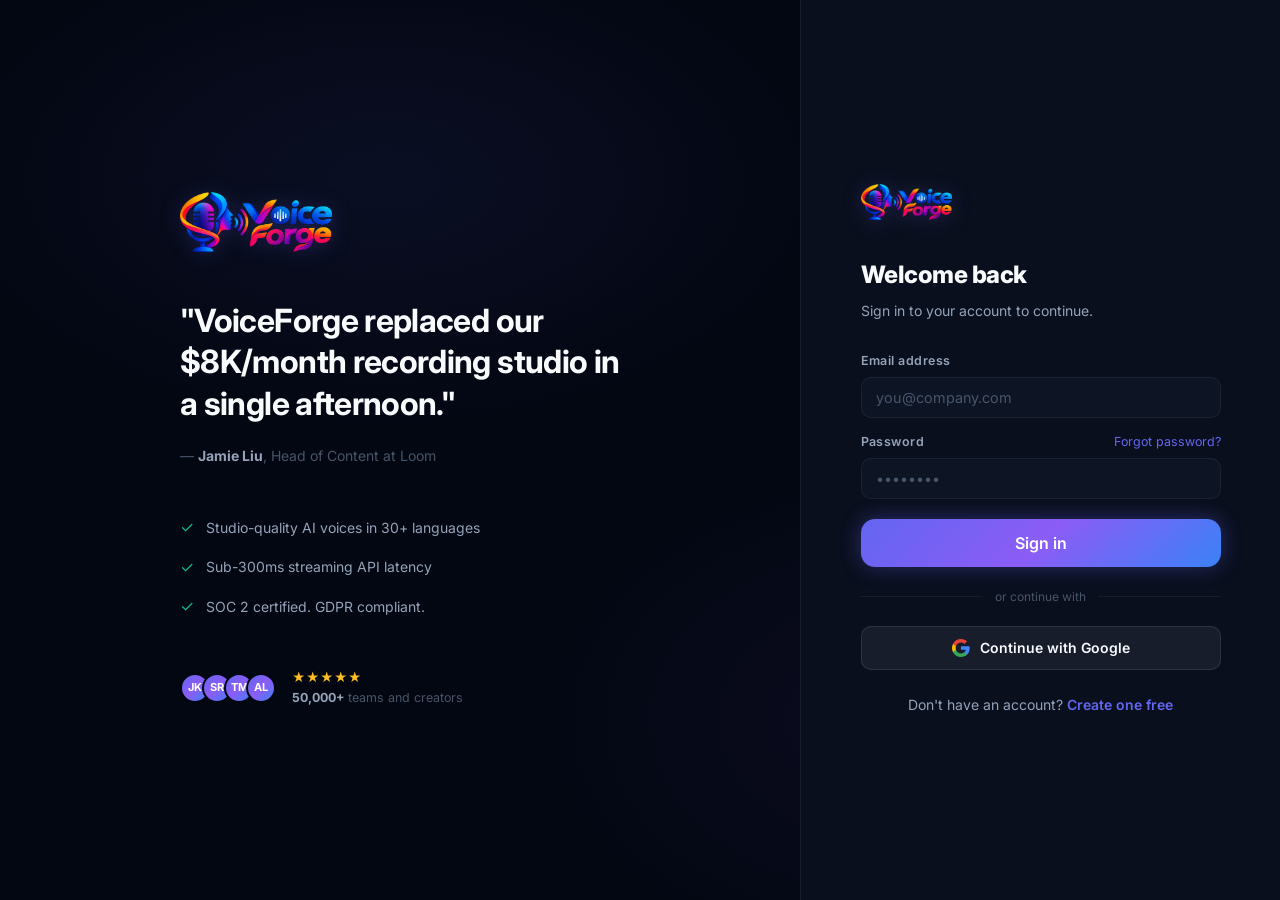
<file: frontend/studio.html>
<!DOCTYPE html>
<html lang="en">
<head>
<meta charset="UTF-8">
<meta name="viewport" content="width=device-width, initial-scale=1.0">
<title>Studio — VoiceForge</title>
<link rel="icon" href="favicon.ico" sizes="any">
<link rel="icon" type="image/png" sizes="32x32" href="assets/favicon-32.png">
<link rel="apple-touch-icon" href="assets/apple-touch-icon.png">
<link rel="preconnect" href="https://fonts.googleapis.com">
<link href="https://fonts.googleapis.com/css2?family=Inter:wght@400;500;600;700;800&display=swap" rel="stylesheet">
<style>
*,*::before,*::after{margin:0;padding:0;box-sizing:border-box;}
html,body{height:100%;font-family:'Inter',sans-serif;background:#030712;color:#f1f5f9;overflow:hidden;}

.shell{display:flex;height:100vh;width:100vw;}

/* ── Sidebar ── */
.sb{width:220px;min-width:220px;height:100vh;background:#0a0f1e;border-right:1px solid rgba(255,255,255,0.07);display:flex;flex-direction:column;overflow-y:auto;flex-shrink:0;}
.sb-head{padding:18px 14px 14px;border-bottom:1px solid rgba(255,255,255,0.07);}
.logo{display:flex;align-items:center;gap:9px;text-decoration:none;margin-bottom:12px;}
.logo-icon{width:30px;height:30px;background:linear-gradient(135deg,#6366f1,#8b5cf6);border-radius:8px;display:flex;align-items:center;justify-content:center;font-size:14px;flex-shrink:0;}
.logo-text{font-size:.9rem;font-weight:800;color:#f1f5f9;letter-spacing:-.02em;}
.logo-text span{color:#818cf8;}
.ws-btn{display:flex;align-items:center;gap:7px;width:100%;padding:7px 9px;background:rgba(255,255,255,0.03);border:1px solid rgba(255,255,255,0.07);border-radius:8px;color:#94a3b8;cursor:pointer;font-size:.78rem;font-weight:500;font-family:'Inter',sans-serif;}
.ws-av{width:20px;height:20px;background:linear-gradient(135deg,#6366f1,#8b5cf6);border-radius:4px;display:flex;align-items:center;justify-content:center;font-size:9px;font-weight:700;color:#fff;flex-shrink:0;}
.sb-nav{padding:12px 8px;flex:1;}
.nav-sec{margin-bottom:20px;}
.nav-sec-label{font-size:.65rem;font-weight:700;letter-spacing:.1em;text-transform:uppercase;color:#334155;padding:0 8px;margin-bottom:5px;}
.nav-item{display:flex;align-items:center;gap:8px;padding:7px 10px;border-radius:8px;color:#64748b;text-decoration:none;font-size:.83rem;font-weight:500;transition:all .15s;cursor:pointer;border:none;background:none;width:100%;text-align:left;position:relative;}
.nav-item svg{flex-shrink:0;width:15px;height:15px;}
.nav-item:hover{background:rgba(255,255,255,0.05);color:#cbd5e1;}
.nav-item.active{background:rgba(99,102,241,0.12);color:#e2e8f0;border:1px solid rgba(99,102,241,0.2);}
.nav-badge{margin-left:auto;background:rgba(99,102,241,0.15);color:#818cf8;font-size:.62rem;font-weight:700;padding:2px 6px;border-radius:99px;}
.sb-foot{padding:12px 8px;border-top:1px solid rgba(255,255,255,0.07);}
.credits-box{padding:10px;background:rgba(255,255,255,0.03);border:1px solid rgba(255,255,255,0.07);border-radius:8px;margin-bottom:10px;}
.credits-head{display:flex;justify-content:space-between;align-items:center;margin-bottom:7px;}
.credits-label{font-size:.67rem;font-weight:700;color:#475569;text-transform:uppercase;letter-spacing:.06em;}
.badge-gold{background:rgba(245,158,11,.12);color:#fbbf24;font-size:.65rem;font-weight:700;padding:2px 7px;border-radius:99px;border:1px solid rgba(245,158,11,.2);}
.bar-track{height:5px;background:rgba(255,255,255,0.06);border-radius:99px;overflow:hidden;margin-bottom:5px;}
.bar-fill{height:100%;background:linear-gradient(90deg,#6366f1,#8b5cf6);border-radius:99px;}
.bar-labels{display:flex;justify-content:space-between;font-size:.67rem;color:#475569;}
.user-row{display:flex;align-items:center;gap:8px;padding:7px 9px;border-radius:8px;cursor:pointer;}
.user-row:hover{background:rgba(255,255,255,0.04);}
.user-av{width:28px;height:28px;background:linear-gradient(135deg,#6366f1,#8b5cf6);border-radius:6px;display:flex;align-items:center;justify-content:center;font-size:11px;font-weight:700;color:#fff;flex-shrink:0;}
.user-name{font-size:.78rem;font-weight:600;color:#e2e8f0;white-space:nowrap;overflow:hidden;text-overflow:ellipsis;max-width:110px;}
.user-plan{font-size:.67rem;color:#475569;}
.logout-btn{background:none;border:none;color:#475569;cursor:pointer;padding:3px;border-radius:4px;margin-left:auto;flex-shrink:0;}
.logout-btn:hover{color:#ef4444;}

/* ── Main ── */
.main{flex:1;display:flex;flex-direction:column;overflow:hidden;min-width:0;}
.topbar{height:54px;background:#0a0f1e;border-bottom:1px solid rgba(255,255,255,0.07);display:flex;align-items:center;gap:12px;padding:0 24px;flex-shrink:0;}
.breadcrumb{display:flex;align-items:center;gap:7px;font-size:.83rem;color:#475569;}
.breadcrumb a{color:#475569;text-decoration:none;}
.breadcrumb .cur{color:#e2e8f0;font-weight:500;}
.tb-right{margin-left:auto;display:flex;align-items:center;gap:10px;}
.credits-pill{display:flex;align-items:center;gap:6px;padding:5px 12px;background:rgba(245,158,11,.08);border:1px solid rgba(245,158,11,.2);border-radius:99px;font-size:.75rem;font-weight:600;color:#fbbf24;}
.btn-ghost{padding:7px 14px;background:transparent;border:1px solid rgba(255,255,255,0.1);border-radius:7px;color:#94a3b8;font-family:'Inter',sans-serif;font-size:.78rem;font-weight:500;cursor:pointer;}
.btn-ghost:hover{color:#f1f5f9;border-color:rgba(255,255,255,0.2);}
.btn-sec{padding:7px 14px;background:rgba(255,255,255,0.05);border:1px solid rgba(255,255,255,0.1);border-radius:7px;color:#e2e8f0;font-family:'Inter',sans-serif;font-size:.78rem;font-weight:600;cursor:pointer;}
.btn-sec:hover{background:rgba(255,255,255,0.09);}
.btn-sec:disabled{opacity:.4;cursor:default;}

/* Studio layout */
.studio-body{flex:1;overflow:hidden;display:grid;grid-template-columns:1fr 300px;gap:0;}

/* Editor side */
.editor-side{display:flex;flex-direction:column;overflow:hidden;border-right:1px solid rgba(255,255,255,0.07);}
.toolbar{display:flex;align-items:center;gap:8px;padding:10px 16px;border-bottom:1px solid rgba(255,255,255,0.07);background:rgba(255,255,255,0.02);flex-shrink:0;flex-wrap:wrap;}
.toolbar-label{font-size:.67rem;font-weight:700;color:#475569;letter-spacing:.07em;text-transform:uppercase;padding-right:10px;border-right:1px solid rgba(255,255,255,0.07);margin-right:4px;}
.tb-select{padding:5px 9px;background:#0d1424;border:1px solid rgba(255,255,255,0.07);border-radius:6px;color:#e2e8f0;font-family:'Inter',sans-serif;font-size:.75rem;outline:none;cursor:pointer;}
.tb-select:focus{border-color:#6366f1;}
.tb-divider{width:1px;height:18px;background:rgba(255,255,255,0.07);}
.tb-btn{padding:4px 10px;background:rgba(255,255,255,0.04);border:1px solid rgba(255,255,255,0.08);border-radius:5px;color:#94a3b8;font-family:'Inter',sans-serif;font-size:.72rem;cursor:pointer;}
.tb-btn:hover{background:rgba(255,255,255,0.08);color:#e2e8f0;}
.studio-textarea{flex:1;padding:24px;background:transparent;border:none;color:#f1f5f9;font-family:'Inter',sans-serif;font-size:1rem;line-height:1.75;resize:none;outline:none;overflow-y:auto;}
.studio-textarea::placeholder{color:#334155;}

/* Waveform */
.wave-row{padding:0 20px 12px;flex-shrink:0;}
.waveform{display:flex;align-items:center;gap:3px;height:40px;}
.wv-bar{flex:1;max-width:8px;background:rgba(99,102,241,.2);border-radius:99px;height:5px;}
.waveform.active .wv-bar{background:#6366f1;animation:wv 1.1s ease-in-out infinite;}
.wv-bar:nth-child(3n+1){animation-delay:0s;}
.wv-bar:nth-child(3n+2){animation-delay:.18s;}
.wv-bar:nth-child(3n){animation-delay:.36s;}
@keyframes wv{0%,100%{height:5px;}50%{height:28px;}}

.studio-footer{display:flex;align-items:center;justify-content:space-between;padding:10px 20px;border-top:1px solid rgba(255,255,255,0.07);flex-shrink:0;background:rgba(255,255,255,0.01);}
.word-stats{display:flex;gap:16px;}
.wstat{font-size:.72rem;color:#475569;}
.wstat span{color:#94a3b8;font-weight:600;}
audio{height:32px;accent-color:#6366f1;}

/* Controls side */
.ctrl-side{display:flex;flex-direction:column;gap:0;overflow-y:auto;background:#0a0f1e;}
.ctrl-card{padding:18px;border-bottom:1px solid rgba(255,255,255,0.07);}
.ctrl-title{font-size:.7rem;font-weight:700;color:#475569;letter-spacing:.08em;text-transform:uppercase;margin-bottom:13px;display:flex;align-items:center;gap:6px;}

/* Voice grid */
.voice-grid{display:grid;grid-template-columns:1fr 1fr;gap:7px;}
.voice-opt{padding:10px;background:#111827;border:1px solid rgba(255,255,255,0.07);border-radius:8px;cursor:pointer;text-align:center;transition:all .15s;}
.voice-opt:hover{border-color:rgba(99,102,241,.35);}
.voice-opt.sel{border-color:#6366f1;background:rgba(99,102,241,.1);}
.v-name{font-size:.82rem;font-weight:700;color:#e2e8f0;}
.v-lang{font-size:.68rem;color:#475569;margin-top:2px;}

/* Sliders */
.range-wrap{margin-bottom:13px;}
.range-head{display:flex;justify-content:space-between;margin-bottom:6px;}
.range-label{font-size:.8rem;color:#94a3b8;font-weight:500;}
.range-val{font-size:.72rem;font-weight:700;background:rgba(99,102,241,.1);color:#818cf8;padding:2px 8px;border-radius:99px;}
input[type=range]{-webkit-appearance:none;appearance:none;width:100%;height:4px;background:rgba(255,255,255,.08);border-radius:99px;cursor:pointer;outline:none;}
input[type=range]::-webkit-slider-thumb{-webkit-appearance:none;width:15px;height:15px;background:#6366f1;border-radius:50%;box-shadow:0 0 7px rgba(99,102,241,.5);}

/* Format */
.fmt-grid{display:grid;grid-template-columns:1fr 1fr;gap:7px;}
.fmt-opt{padding:10px;background:#111827;border:1px solid rgba(255,255,255,0.07);border-radius:8px;cursor:pointer;text-align:center;transition:all .15s;font-family:'Inter',sans-serif;}
.fmt-opt:hover{border-color:rgba(99,102,241,.3);}
.fmt-opt.sel{border-color:#6366f1;background:rgba(99,102,241,.1);}
.fmt-name{font-size:.82rem;font-weight:700;color:#e2e8f0;}
.fmt-sub{font-size:.68rem;color:#475569;margin-top:2px;}

/* Generate button */
.gen-btn{margin:16px;padding:14px;background:linear-gradient(135deg,#6366f1,#8b5cf6);border:none;border-radius:10px;color:#fff;font-family:'Inter',sans-serif;font-weight:700;font-size:.9rem;cursor:pointer;display:flex;align-items:center;justify-content:center;gap:8px;position:relative;overflow:hidden;transition:all .2s;box-shadow:0 0 20px rgba(99,102,241,.3);}
.gen-btn::before{content:'';position:absolute;top:-50%;left:-60%;width:40%;height:200%;background:rgba(255,255,255,.12);transform:skewX(-20deg);transition:left .6s;}
.gen-btn:hover::before{left:120%;}
.gen-btn:hover{box-shadow:0 0 36px rgba(99,102,241,.5);transform:translateY(-1px);}
.gen-btn.loading{opacity:.65;pointer-events:none;}
.spinner{width:16px;height:16px;border:2px solid rgba(255,255,255,.25);border-top-color:#fff;border-radius:50%;animation:spin .7s linear infinite;display:none;}
.gen-btn.loading .spinner{display:block;}
.gen-btn.loading .btn-lbl{display:none;}
@keyframes spin{to{transform:rotate(360deg);}}

/* Audio out */
.gen-dock{position:sticky;bottom:0;margin-top:auto;background:#0a0f1e;border-top:1px solid rgba(255,255,255,.06);box-shadow:0 -12px 24px rgba(3,7,18,.7);z-index:2;}
.gen-dock .gen-btn{width:calc(100% - 32px);}
.audio-out{margin:0 16px 16px;background:#0d1424;border:1px solid rgba(255,255,255,0.07);border-radius:8px;padding:12px;display:none;}
.audio-out.visible{display:block;}
.audio-head{display:flex;align-items:center;gap:7px;margin-bottom:8px;}
.live-dot{width:7px;height:7px;background:#10b981;border-radius:50%;box-shadow:0 0 6px rgba(16,185,129,.6);animation:pdot 1.5s ease infinite;}
.live-label{font-size:.7rem;font-weight:600;color:#10b981;text-transform:uppercase;letter-spacing:.05em;}
@keyframes pdot{0%,100%{opacity:1;}50%{opacity:.4;}}

#toast{position:fixed;bottom:24px;left:50%;transform:translateX(-50%) translateY(14px);background:#1e2a42;border:1px solid rgba(255,255,255,.1);border-radius:10px;padding:11px 18px;font-size:.85rem;color:#e2e8f0;opacity:0;pointer-events:none;transition:opacity .22s,transform .22s;white-space:nowrap;z-index:9999;box-shadow:0 8px 32px rgba(0,0,0,.5);}
#toast.show{opacity:1;transform:translateX(-50%) translateY(0);}
#toast.error{border-color:rgba(239,68,68,.4);color:#f87171;}
#toast.success{border-color:rgba(16,185,129,.4);color:#34d399;}
::-webkit-scrollbar{width:5px;}::-webkit-scrollbar-track{background:transparent;}::-webkit-scrollbar-thumb{background:rgba(255,255,255,.08);border-radius:3px;}

@media(max-width:900px){.studio-body{grid-template-columns:1fr;}.ctrl-side{display:none;}}
@media(max-width:700px){.sb{display:none;}}
</style>
<link rel="stylesheet" href="ui.css?v=20261009">
</head>
<body>
<script>if(!localStorage.getItem('token'))window.location.href='login.html';</script>

<div class="shell">

<!-- ── SIDEBAR ── -->
<aside class="sb">
  <div class="sb-head">
    <a href="index.html" class="logo">
      <img src="assets/logo.png" alt="VoiceForge" class="brand-logo">
    </a>
    <button class="ws-btn">
      <div class="ws-av">P</div>
      <span style="flex:1;text-align:left;">Personal workspace</span>
      <svg width="11" height="11" viewBox="0 0 11 11" fill="none"><path d="M2 4L5.5 7L9 4" stroke="currentColor" stroke-width="1.5" stroke-linecap="round" stroke-linejoin="round"/></svg>
    </button>
  </div>
  <nav class="sb-nav">
    <div class="nav-sec">
      <div class="nav-sec-label">Main</div>
      <a href="dashboard.html" class="nav-item">
        <svg viewBox="0 0 16 16" fill="none"><rect x="1" y="1" width="6" height="6" rx="1.5" stroke="currentColor" stroke-width="1.5"/><rect x="9" y="1" width="6" height="6" rx="1.5" stroke="currentColor" stroke-width="1.5"/><rect x="1" y="9" width="6" height="6" rx="1.5" stroke="currentColor" stroke-width="1.5"/><rect x="9" y="9" width="6" height="6" rx="1.5" stroke="currentColor" stroke-width="1.5"/></svg>
        Dashboard
      </a>
      <a href="studio.html" class="nav-item active">
        <svg viewBox="0 0 16 16" fill="none"><circle cx="8" cy="8" r="3" stroke="currentColor" stroke-width="1.5"/><path d="M8 1v2M8 13v2M1 8h2M13 8h2" stroke="currentColor" stroke-width="1.5" stroke-linecap="round"/></svg>
        Studio
        <span class="nav-badge">New</span>
      </a>
      <a href="transcribe.html" class="nav-item">
        <svg viewBox="0 0 16 16" fill="none"><path d="M8 1a2.5 2.5 0 012.5 2.5v5a2.5 2.5 0 01-5 0v-5A2.5 2.5 0 018 1z" stroke="currentColor" stroke-width="1.5"/><path d="M3 8a5 5 0 0010 0M8 13v2" stroke="currentColor" stroke-width="1.5" stroke-linecap="round"/></svg>
        Speech to Text
      </a>
      <a href="history.html" class="nav-item">
        <svg viewBox="0 0 16 16" fill="none"><circle cx="8" cy="8" r="6.5" stroke="currentColor" stroke-width="1.5"/><path d="M8 4.5V8L10.5 10" stroke="currentColor" stroke-width="1.5" stroke-linecap="round" stroke-linejoin="round"/></svg>
        History
      </a>
    </div>
    <div class="nav-sec">
      <div class="nav-sec-label">Library</div>
      <a href="voices.html" class="nav-item">
        <svg viewBox="0 0 16 16" fill="none"><circle cx="8" cy="8" r="6.5" stroke="currentColor" stroke-width="1.5"/><path d="M5.5 8.5l2 2 3-4" stroke="currentColor" stroke-width="1.5" stroke-linecap="round" stroke-linejoin="round"/></svg>
        Voices
      </a>
    </div>
    <div class="nav-sec">
      <div class="nav-sec-label">Developer</div>
      <a href="api.html" class="nav-item">
        <svg viewBox="0 0 16 16" fill="none"><path d="M4 6L1 8l3 2M12 6l3 2-3 2M9 3l-2 10" stroke="currentColor" stroke-width="1.5" stroke-linecap="round" stroke-linejoin="round"/></svg>
        API
      </a>
    </div>
  </nav>
  <div class="sb-foot">
    <div class="credits-box">
      <div class="credits-head"><span class="credits-label">Characters</span><span class="badge-gold">Free</span></div>
      <div class="bar-track"><div class="bar-fill" style="width:34%"></div></div>
      <div class="bar-labels"><span>3,400 used</span><span>10,000</span></div>
    </div>
    <div class="user-row">
      <div class="user-av" id="userAv">U</div>
      <div style="flex:1;min-width:0;">
        <div class="user-name" id="userEmail">user@example.com</div>
        <div class="user-plan">Free plan</div>
      </div>
      <button class="logout-btn" onclick="doLogout()">
        <svg width="13" height="13" viewBox="0 0 13 13" fill="none"><path d="M5 2H2.5A1.5 1.5 0 001 3.5v6A1.5 1.5 0 002.5 11H5M8.5 9l3-2.5L8.5 4M12 6.5H5" stroke="currentColor" stroke-width="1.3" stroke-linecap="round" stroke-linejoin="round"/></svg>
      </button>
    </div>
  </div>
</aside>

<!-- ── MAIN ── -->
<div class="main">
  <div class="topbar">
    <div class="breadcrumb">
      <span>VoiceForge</span><span style="opacity:.4">›</span>
      <a href="dashboard.html">Dashboard</a><span style="opacity:.4">›</span>
      <span class="cur">Studio</span>
    </div>
    <div class="tb-right">
      <div class="credits-pill">⚡ 6,600 credits remaining</div>
      <button class="btn-ghost" onclick="clearStudio()">Clear</button>
      <button class="btn-sec" id="exportBtn" onclick="exportAudio()" disabled>⬇ Export</button>
    </div>
  </div>

  <div class="studio-body">

    <!-- Editor -->
    <div class="editor-side">
      <div class="toolbar">
        <span class="toolbar-label">Text Editor</span>
        <select class="tb-select" id="langSel" onchange="filterStudioVoices()">
          <option value="en-US">🇺🇸 English (US)</option>
          <option value="en-GB">🇬🇧 English (UK)</option>
          <option value="hi">🇮🇳 Hindi</option>
          <option value="es">🇪🇸 Spanish</option>
          <option value="fr">🇫🇷 French</option>
          <option value="de">🇩🇪 German</option>
          <option value="ja">🇯🇵 Japanese</option>
        </select>
        <div class="tb-divider"></div>
        <select class="tb-select" id="emotionSel">
          <option>😐 Neutral</option>
          <option>😊 Happy</option>
          <option>😢 Sad</option>
          <option>🤩 Excited</option>
          <option>😌 Calm</option>
        </select>
        <div class="tb-divider"></div>
        <span style="font-size:.72rem;color:#475569;">Format:</span>
        <button class="tb-btn" onclick="insertTag('pause')" title="Adds a short pause where the cursor is">pause</button>
      </div>

      <textarea class="studio-textarea" id="studioTxt"
        placeholder="Write or paste your script here…&#10;&#10;You can write long-form content, scripts, blog posts, or any text you want to convert to natural speech.&#10;&#10;Tip: Use punctuation carefully — commas, periods, and ellipses affect the pacing and naturalness of the output."
        oninput="updateStats()" spellcheck="true"></textarea>

      <div class="wave-row">
        <div class="waveform" id="wave">
          <div class="wv-bar"></div><div class="wv-bar"></div><div class="wv-bar"></div><div class="wv-bar"></div><div class="wv-bar"></div>
          <div class="wv-bar"></div><div class="wv-bar"></div><div class="wv-bar"></div><div class="wv-bar"></div><div class="wv-bar"></div>
          <div class="wv-bar"></div><div class="wv-bar"></div><div class="wv-bar"></div><div class="wv-bar"></div><div class="wv-bar"></div>
          <div class="wv-bar"></div><div class="wv-bar"></div><div class="wv-bar"></div><div class="wv-bar"></div><div class="wv-bar"></div>
          <div class="wv-bar"></div><div class="wv-bar"></div><div class="wv-bar"></div><div class="wv-bar"></div><div class="wv-bar"></div>
          <div class="wv-bar"></div><div class="wv-bar"></div><div class="wv-bar"></div><div class="wv-bar"></div><div class="wv-bar"></div>
        </div>
      </div>

      <div class="studio-footer">
        <div class="word-stats">
          <div class="wstat">Characters: <span id="charSt">0</span></div>
          <div class="wstat">Words: <span id="wordSt">0</span></div>
          <div class="wstat">Est. duration: <span id="durSt">—</span></div>
        </div>
        <div id="audioWrap" style="display:none;">
          <audio id="studioAudio" controls style="width:220px;"></audio>
        </div>
      </div>
    </div>

    <!-- Controls -->
    <div class="ctrl-side">
      <!-- Voice -->
      <div class="ctrl-card">
        <div class="ctrl-title">🎙 Voice</div>
        <div style="margin-bottom:10px;">
          <input type="text" id="voiceSearch" placeholder="Search voices…" oninput="filterStudioVoices()"
            style="width:100%;padding:7px 10px;background:#0d1424;border:1px solid rgba(255,255,255,.07);border-radius:7px;color:#e2e8f0;font-family:Inter,sans-serif;font-size:.75rem;outline:none;">
        </div>
        <div style="display:flex;gap:5px;margin-bottom:10px;flex-wrap:wrap;" id="voiceCatBtns">
          <button onclick="filterVoiceCat('all',this)" class="vcat active" style="padding:3px 10px;border-radius:99px;font-size:.68rem;font-weight:700;cursor:pointer;background:rgba(99,102,241,.15);color:#818cf8;border:1px solid rgba(99,102,241,.25);">All</button>
          <button onclick="filterVoiceCat('female',this)" class="vcat" style="padding:3px 10px;border-radius:99px;font-size:.68rem;font-weight:700;cursor:pointer;background:rgba(255,255,255,.04);color:#475569;border:1px solid rgba(255,255,255,.07);">Female</button>
          <button onclick="filterVoiceCat('male',this)" class="vcat" style="padding:3px 10px;border-radius:99px;font-size:.68rem;font-weight:700;cursor:pointer;background:rgba(255,255,255,.04);color:#475569;border:1px solid rgba(255,255,255,.07);">Male</button>
        </div>
        <div class="voice-grid" id="studioVoiceGrid" style="max-height:280px;overflow-y:auto;gap:6px;"></div>
        <div style="margin-top:8px;font-size:.7rem;color:#334155;text-align:center;">
          <a href="voices.html" style="color:#6366f1;text-decoration:none;">Browse full voice library →</a>
        </div>
      </div>

      <!-- Audio controls -->
      <div class="ctrl-card">
        <div class="ctrl-title">↔ Audio Controls</div>
        <div class="range-wrap">
          <div class="range-head"><span class="range-label">Speed</span><span class="range-val" id="speedVal">1.0×</span></div>
          <input type="range" id="speedRange" min="0.5" max="2" step="0.1" value="1" oninput="document.getElementById('speedVal').textContent=parseFloat(this.value).toFixed(1)+'×'">
        </div>
        <div class="range-wrap">
          <div class="range-head"><span class="range-label">Pitch</span><span class="range-val" id="pitchVal">0</span></div>
          <input type="range" id="pitchRange" min="-10" max="10" step="1" value="0" oninput="document.getElementById('pitchVal').textContent=(this.value>0?'+':'')+this.value">
        </div>
        <div class="range-wrap" style="margin-bottom:0">
          <div class="range-head"><span class="range-label">Stability</span><span class="range-val" id="stabVal">75%</span></div>
          <input type="range" id="stabRange" min="0" max="100" step="5" value="75" oninput="document.getElementById('stabVal').textContent=this.value+'%'">
        </div>
      </div>

      <!-- Export format -->
      <div class="ctrl-card">
        <div class="ctrl-title">⬇ Export Format</div>
        <div class="fmt-grid">
          <button class="fmt-opt" id="fmtMp3" onclick="setFmt('mp3',this)"><div class="fmt-name">MP3</div><div class="fmt-sub">Compressed</div></button>
          <button class="fmt-opt sel" id="fmtWav" onclick="setFmt('wav',this)"><div class="fmt-name">WAV</div><div class="fmt-sub">Lossless</div></button>
        </div>
      </div>

      <!-- Generate: pinned to the bottom of the panel so it never scrolls away -->
      <div class="gen-dock">
      <button class="gen-btn js-gen" id="genBtn" onclick="studioGen()" title="Generate (Ctrl+Enter)">
        <svg width="16" height="16" viewBox="0 0 16 16" fill="none"><path d="M8 1L9.8 5.8H15L10.6 8.8L12.2 13.5L8 10.5L3.8 13.5L5.4 8.8L1 5.8H6.2L8 1Z" stroke="white" stroke-width="1.3" stroke-linejoin="round"/></svg>
        <span class="btn-lbl">Generate Speech</span>
        <span class="spinner"></span>
      </button>

      <div class="audio-out" id="audioOut">
        <div class="audio-head"><div class="live-dot"></div><span class="live-label">Audio ready</span></div>
        <audio id="ctrlAudio" controls style="width:100%;"></audio>
      </div>
      </div>
    </div>

  </div>
</div>
</div>

<div id="toast"></div>
<script>
const token = localStorage.getItem('token');
if (!token) window.location.href = 'login.html';
const email = localStorage.getItem('userEmail') || 'user@example.com';
document.getElementById('userEmail').textContent = email;
document.getElementById('userAv').textContent = email[0].toUpperCase();

function showToast(msg,type=''){const t=document.getElementById('toast');t.innerHTML=(type==='error'?'⚠ ':type==='success'?'✓ ':'')+msg;t.className='show'+(type?' '+type:'');setTimeout(()=>t.className='',3200);}
function doLogout(){localStorage.removeItem('token');localStorage.removeItem('userEmail');window.location.href='login.html';}

let selVoice='aria', selFmt='wav', audioBlob=null;

function pickVoice(el,v){
  document.querySelectorAll('.voice-opt').forEach(o=>o.classList.remove('sel'));
  el.classList.add('sel');
  selVoice=v;
  localStorage.setItem('vf_selected_voice', v);
}
function setFmt(f,el){document.querySelectorAll('.fmt-opt').forEach(o=>o.classList.remove('sel'));el.classList.add('sel');selFmt=f;}

function insertTag(type){
  const ta=document.getElementById('studioTxt');
  // edge-tts reads SSML tags out loud, so a pause is plain punctuation
  const tags={pause:' ... '};
  const p=ta.selectionStart;
  ta.value=ta.value.slice(0,p)+tags[type]+ta.value.slice(p);
  ta.focus(); ta.selectionStart=ta.selectionEnd=p+tags[type].length;
  updateStats();
}

function clearStudio(){
  document.getElementById('studioTxt').value='';
  document.getElementById('audioOut').classList.remove('visible');
  document.getElementById('audioWrap').style.display='none';
  document.getElementById('exportBtn').disabled=true;
  audioBlob=null; updateStats();
}

function updateStats(){
  const txt=document.getElementById('studioTxt').value;
  const c=txt.length, w=txt.trim()?txt.trim().split(/\s+/).length:0;
  const s=Math.round((c/750)*60);
  document.getElementById('charSt').textContent=c.toLocaleString();
  document.getElementById('wordSt').textContent=w.toLocaleString();
  document.getElementById('durSt').textContent=c>0?(s<60?s+'s':Math.floor(s/60)+'m '+(s%60)+'s'):'—';
}

async function studioGen(){
  const text=document.getElementById('studioTxt').value.trim();
  if(!text){showToast('Please write some text first.','error');return;}
  const btns=document.querySelectorAll('.js-gen');
  btns.forEach(b=>b.classList.add('loading'));

  // Collect all control values
  const speed  = parseFloat(document.getElementById('speedRange')?.value || 1.0);
  const pitch  = parseInt(document.getElementById('pitchRange')?.value || 0);
  const stability = parseInt(document.getElementById('stabRange')?.value || 75);
  const lang   = document.getElementById('langSel')?.value || 'en-US';
  const emotion= document.getElementById('emotionSel')?.value || 'Neutral';

  try{
    const res=await fetch('/api/speech/',{
      method:'POST',
      headers:{'Content-Type':'application/json','Authorization':'Bearer '+token},
      body:JSON.stringify({
        text,
        voice: selVoice,
        speed,
        pitch,
        stability,
        language: lang,
        emotion: emotion.replace(/[^a-zA-Z]/g,'').toLowerCase(),
        format: selFmt
      })
    });
    if(!res.ok){const e=await res.json().catch(()=>({}));throw new Error(e.detail||'Generation failed. Please try again.');}
    audioBlob=await res.blob();
    const url=URL.createObjectURL(audioBlob);
    document.getElementById('studioAudio').src=url;
    document.getElementById('ctrlAudio').src=url;
    // Update export button label with format
    document.getElementById('exportBtn').textContent='⬇ Export ' + selFmt.toUpperCase();
    document.getElementById('audioWrap').style.display='block';
    document.getElementById('audioOut').classList.add('visible');
    document.getElementById('exportBtn').disabled=false;
    const wave=document.getElementById('wave');
    const a=document.getElementById('studioAudio');
    a.play();
    wave.classList.add('active');
    a.onended=a.onpause=()=>wave.classList.remove('active');
    a.onplay=()=>wave.classList.add('active');
    showToast('Speech generated!','success');
  }catch(e){showToast(e.message||'Generation failed. Please try again.','error');}
  finally{btns.forEach(b=>b.classList.remove('loading'));}
}

// All available voices — grouped by language
const STUDIO_VOICES = [
  // English
  {id:'aria',    name:'Aria',      gender:'female', lang:'EN-US', accent:'American',   langCode:'en-US'},
  {id:'atlas',   name:'Atlas',     gender:'male',   lang:'EN-GB', accent:'British',    langCode:'en-GB'},
  {id:'nova',    name:'Nova',      gender:'female', lang:'EN-AU', accent:'Australian', langCode:'en-AU'},
  {id:'echo',    name:'Echo',      gender:'male',   lang:'EN-US', accent:'American',   langCode:'en-US'},
  {id:'luna',    name:'Luna',      gender:'female', lang:'EN-US', accent:'American',   langCode:'en-US'},
  {id:'rex',     name:'Rex',       gender:'male',   lang:'EN-GB', accent:'British',    langCode:'en-GB'},
  {id:'sage',    name:'Sage',      gender:'female', lang:'EN-CA', accent:'Canadian',   langCode:'en-CA'},
  {id:'orion',   name:'Orion',     gender:'male',   lang:'EN-AU', accent:'Australian', langCode:'en-AU'},
  {id:'claire',  name:'Claire',    gender:'female', lang:'EN-US', accent:'American',   langCode:'en-US'},
  {id:'james',   name:'James',     gender:'male',   lang:'EN-GB', accent:'British',    langCode:'en-GB'},
  // Hindi
  {id:'hi_swara',  name:'Swara',   gender:'female', lang:'HI-IN', accent:'Hindi',     langCode:'hi'},
  {id:'hi_madhur', name:'Madhur',  gender:'male',   lang:'HI-IN', accent:'Hindi',     langCode:'hi'},
  // Spanish
  {id:'es_elvira', name:'Elvira',  gender:'female', lang:'ES-ES', accent:'Spanish',   langCode:'es'},
  {id:'es_alvaro', name:'Álvaro',  gender:'male',   lang:'ES-ES', accent:'Spanish',   langCode:'es'},
  // French
  {id:'fr_denise', name:'Denise',  gender:'female', lang:'FR-FR', accent:'French',    langCode:'fr'},
  {id:'fr_henri',  name:'Henri',   gender:'male',   lang:'FR-FR', accent:'French',    langCode:'fr'},
  // German
  {id:'de_katja',  name:'Katja',   gender:'female', lang:'DE-DE', accent:'German',    langCode:'de'},
  {id:'de_konrad', name:'Konrad',  gender:'male',   lang:'DE-DE', accent:'German',    langCode:'de'},
  // Japanese
  {id:'ja_nanami', name:'Nanami',  gender:'female', lang:'JA-JP', accent:'Japanese',  langCode:'ja'},
  {id:'ja_keita',  name:'Keita',   gender:'male',   lang:'JA-JP', accent:'Japanese',  langCode:'ja'},
];

// Language code mapping for language selector
const LANG_TO_CODE = {
  'en-US': 'en-US', 'en-GB': 'en-GB', 'es': 'es', 'fr': 'fr',
  'de': 'de', 'ja': 'ja', 'hi': 'hi'
};

let voiceCatFilter = 'all';

function renderStudioVoices(list) {
  const grid = document.getElementById('studioVoiceGrid');
  grid.innerHTML = list.map(v => `
    <div class="voice-opt ${selVoice === v.id ? 'sel' : ''}" onclick="pickVoice(this,'${v.id}')" style="padding:8px;">
      <div class="v-name">${v.name}</div>
      <div class="v-lang">${v.gender === 'female' ? '♀' : '♂'} · ${v.lang}</div>
    </div>
  `).join('');
}

function filterStudioVoices() {
  const q = document.getElementById('voiceSearch').value.toLowerCase();
  const selLang = document.getElementById('langSel').value; // e.g. "hi", "fr", "en-US"
  const filtered = STUDIO_VOICES.filter(v => {
    const matchQ = v.name.toLowerCase().includes(q) || v.accent.toLowerCase().includes(q) || v.lang.toLowerCase().includes(q);
    const matchCat = voiceCatFilter === 'all' || v.gender === voiceCatFilter;
    // If a non-English language is selected, only show voices for that language
    const isEnglish = ['en-US','en-GB'].includes(selLang);
    const matchLang = isEnglish ? v.langCode.startsWith('en') : v.langCode === selLang;
    return matchQ && matchCat && matchLang;
  });
  // If no voices match the language, show all
  renderStudioVoices(filtered.length > 0 ? filtered : STUDIO_VOICES);
  // Auto-select first voice when language changes
  if (filtered.length > 0) {
    selVoice = filtered[0].id;
    setTimeout(() => {
      const first = document.querySelector('#studioVoiceGrid .voice-opt');
      if (first) { document.querySelectorAll('.voice-opt').forEach(o=>o.classList.remove('sel')); first.classList.add('sel'); }
    }, 50);
  }
}

function filterVoiceCat(cat, el) {
  voiceCatFilter = cat;
  document.querySelectorAll('.vcat').forEach(b => {
    b.style.background = 'rgba(255,255,255,.04)';
    b.style.color = '#475569';
    b.style.borderColor = 'rgba(255,255,255,.07)';
  });
  el.style.background = 'rgba(99,102,241,.15)';
  el.style.color = '#818cf8';
  el.style.borderColor = 'rgba(99,102,241,.25)';
  filterStudioVoices();
}

// Load saved voice preference
const savedVoice = localStorage.getItem('vf_selected_voice');
if (savedVoice) selVoice = savedVoice;
renderStudioVoices(STUDIO_VOICES);

// Text sent from the Speech to Text page
const sttText = localStorage.getItem('vf_studio_text');
if (sttText) {
  document.getElementById('studioTxt').value = sttText;
  localStorage.removeItem('vf_studio_text');
  updateStats();
}

// Ctrl+Enter (Cmd+Enter on Mac) generates from anywhere on the page
document.addEventListener('keydown',e=>{
  if((e.ctrlKey||e.metaKey)&&e.key==='Enter'){e.preventDefault();studioGen();}
});

function exportAudio(){
  if(!audioBlob)return;
  const a=document.createElement('a');
  a.href=URL.createObjectURL(audioBlob);
  a.download='voiceforge-'+Date.now()+'.'+selFmt;
  a.click();
  showToast('Audio exported!','success');
}
</script>
<script src="ui.js?v=20261009"></script>
</body>
</html>
</file>
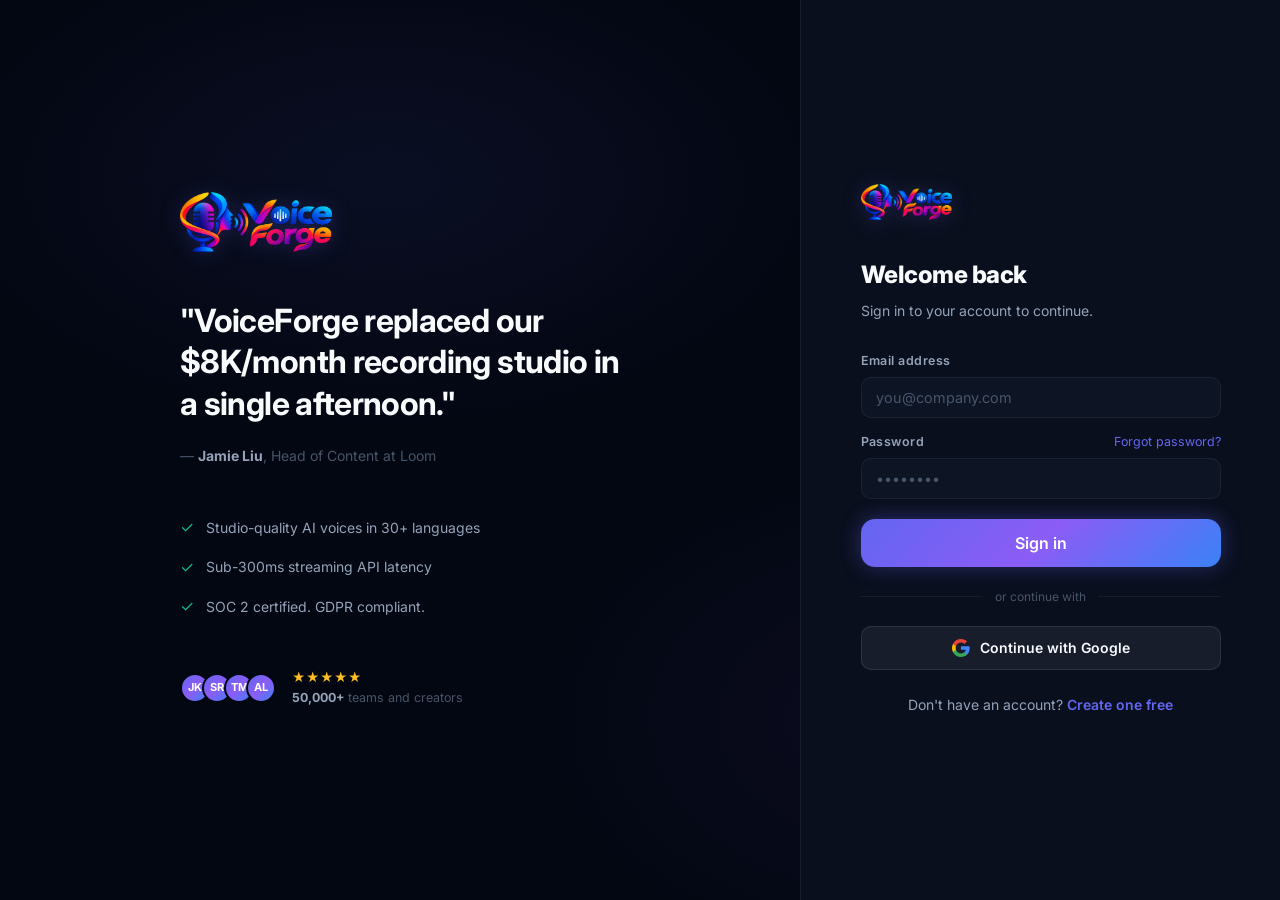
<file: frontend/transcribe.html>
<!DOCTYPE html>
<html lang="en">
<head>
<meta charset="UTF-8">
<meta name="viewport" content="width=device-width, initial-scale=1.0">
<title>Speech to Text — VoiceForge</title>
<link rel="icon" href="favicon.ico" sizes="any">
<link rel="icon" type="image/png" sizes="32x32" href="assets/favicon-32.png">
<link rel="apple-touch-icon" href="assets/apple-touch-icon.png">
<link rel="preconnect" href="https://fonts.googleapis.com">
<link href="https://fonts.googleapis.com/css2?family=Inter:wght@400;500;600;700;800&display=swap" rel="stylesheet">
<style>
*,*::before,*::after{margin:0;padding:0;box-sizing:border-box;}
html,body{height:100%;font-family:'Inter',sans-serif;background:#030712;color:#f1f5f9;overflow:hidden;}

.shell{display:flex;height:100vh;width:100vw;}

/* ── Sidebar ── */
.sb{width:220px;min-width:220px;height:100vh;background:#0a0f1e;border-right:1px solid rgba(255,255,255,0.07);display:flex;flex-direction:column;overflow-y:auto;flex-shrink:0;}
.sb-head{padding:18px 14px 14px;border-bottom:1px solid rgba(255,255,255,0.07);}
.logo{display:flex;align-items:center;gap:9px;text-decoration:none;margin-bottom:12px;}
.logo-icon{width:30px;height:30px;background:linear-gradient(135deg,#6366f1,#8b5cf6);border-radius:8px;display:flex;align-items:center;justify-content:center;font-size:14px;flex-shrink:0;}
.logo-text{font-size:.9rem;font-weight:800;color:#f1f5f9;letter-spacing:-.02em;}
.logo-text span{color:#818cf8;}
.ws-btn{display:flex;align-items:center;gap:7px;width:100%;padding:7px 9px;background:rgba(255,255,255,0.03);border:1px solid rgba(255,255,255,0.07);border-radius:8px;color:#94a3b8;cursor:pointer;font-size:.78rem;font-weight:500;font-family:'Inter',sans-serif;}
.ws-av{width:20px;height:20px;background:linear-gradient(135deg,#6366f1,#8b5cf6);border-radius:4px;display:flex;align-items:center;justify-content:center;font-size:9px;font-weight:700;color:#fff;flex-shrink:0;}
.sb-nav{padding:12px 8px;flex:1;}
.nav-sec{margin-bottom:20px;}
.nav-sec-label{font-size:.65rem;font-weight:700;letter-spacing:.1em;text-transform:uppercase;color:#334155;padding:0 8px;margin-bottom:5px;}
.nav-item{display:flex;align-items:center;gap:8px;padding:7px 10px;border-radius:8px;color:#64748b;text-decoration:none;font-size:.83rem;font-weight:500;transition:all .15s;cursor:pointer;border:none;background:none;width:100%;text-align:left;position:relative;}
.nav-item svg{flex-shrink:0;width:15px;height:15px;}
.nav-item:hover{background:rgba(255,255,255,0.05);color:#cbd5e1;}
.nav-item.active{background:rgba(99,102,241,0.12);color:#e2e8f0;border:1px solid rgba(99,102,241,0.2);}
.nav-badge{margin-left:auto;background:rgba(99,102,241,0.15);color:#818cf8;font-size:.62rem;font-weight:700;padding:2px 6px;border-radius:99px;}
.sb-foot{padding:12px 8px;border-top:1px solid rgba(255,255,255,0.07);}
.credits-box{padding:10px;background:rgba(255,255,255,0.03);border:1px solid rgba(255,255,255,0.07);border-radius:8px;margin-bottom:10px;}
.credits-head{display:flex;justify-content:space-between;align-items:center;margin-bottom:7px;}
.credits-label{font-size:.67rem;font-weight:700;color:#475569;text-transform:uppercase;letter-spacing:.06em;}
.badge-gold{background:rgba(245,158,11,.12);color:#fbbf24;font-size:.65rem;font-weight:700;padding:2px 7px;border-radius:99px;border:1px solid rgba(245,158,11,.2);}
.bar-track{height:5px;background:rgba(255,255,255,0.06);border-radius:99px;overflow:hidden;margin-bottom:5px;}
.bar-fill{height:100%;background:linear-gradient(90deg,#6366f1,#8b5cf6);border-radius:99px;}
.bar-labels{display:flex;justify-content:space-between;font-size:.67rem;color:#475569;}
.user-row{display:flex;align-items:center;gap:8px;padding:7px 9px;border-radius:8px;cursor:pointer;}
.user-row:hover{background:rgba(255,255,255,0.04);}
.user-av{width:28px;height:28px;background:linear-gradient(135deg,#6366f1,#8b5cf6);border-radius:6px;display:flex;align-items:center;justify-content:center;font-size:11px;font-weight:700;color:#fff;flex-shrink:0;}
.user-name{font-size:.78rem;font-weight:600;color:#e2e8f0;white-space:nowrap;overflow:hidden;text-overflow:ellipsis;max-width:110px;}
.user-plan{font-size:.67rem;color:#475569;}
.logout-btn{background:none;border:none;color:#475569;cursor:pointer;padding:3px;border-radius:4px;margin-left:auto;flex-shrink:0;}
.logout-btn:hover{color:#ef4444;}

/* ── Main ── */
.main{flex:1;display:flex;flex-direction:column;overflow:hidden;min-width:0;}
.topbar{height:54px;background:#0a0f1e;border-bottom:1px solid rgba(255,255,255,0.07);display:flex;align-items:center;gap:12px;padding:0 24px;flex-shrink:0;}
.breadcrumb{display:flex;align-items:center;gap:7px;font-size:.83rem;color:#475569;}
.breadcrumb a{color:#475569;text-decoration:none;}
.breadcrumb .cur{color:#e2e8f0;font-weight:500;}
.tb-right{margin-left:auto;display:flex;align-items:center;gap:10px;}
.credits-pill{display:flex;align-items:center;gap:6px;padding:5px 12px;background:rgba(245,158,11,.08);border:1px solid rgba(245,158,11,.2);border-radius:99px;font-size:.75rem;font-weight:600;color:#fbbf24;}
.btn-ghost{padding:7px 14px;background:transparent;border:1px solid rgba(255,255,255,0.1);border-radius:7px;color:#94a3b8;font-family:'Inter',sans-serif;font-size:.78rem;font-weight:500;cursor:pointer;}
.btn-ghost:hover{color:#f1f5f9;border-color:rgba(255,255,255,0.2);}
.btn-sec{padding:7px 14px;background:rgba(255,255,255,0.05);border:1px solid rgba(255,255,255,0.1);border-radius:7px;color:#e2e8f0;font-family:'Inter',sans-serif;font-size:.78rem;font-weight:600;cursor:pointer;}
.btn-sec:hover{background:rgba(255,255,255,0.09);}
.btn-sec:disabled{opacity:.4;cursor:default;}

/* Studio layout */
.studio-body{flex:1;overflow:hidden;display:grid;grid-template-columns:1fr 300px;gap:0;}

/* Editor side */
.editor-side{display:flex;flex-direction:column;overflow:hidden;border-right:1px solid rgba(255,255,255,0.07);}
.toolbar{display:flex;align-items:center;gap:8px;padding:10px 16px;border-bottom:1px solid rgba(255,255,255,0.07);background:rgba(255,255,255,0.02);flex-shrink:0;flex-wrap:wrap;}
.toolbar-label{font-size:.67rem;font-weight:700;color:#475569;letter-spacing:.07em;text-transform:uppercase;padding-right:10px;border-right:1px solid rgba(255,255,255,0.07);margin-right:4px;}
.tb-select{padding:5px 9px;background:#0d1424;border:1px solid rgba(255,255,255,0.07);border-radius:6px;color:#e2e8f0;font-family:'Inter',sans-serif;font-size:.75rem;outline:none;cursor:pointer;}
.tb-select:focus{border-color:#6366f1;}
.tb-divider{width:1px;height:18px;background:rgba(255,255,255,0.07);}
.tb-btn{padding:4px 10px;background:rgba(255,255,255,0.04);border:1px solid rgba(255,255,255,0.08);border-radius:5px;color:#94a3b8;font-family:'Inter',sans-serif;font-size:.72rem;cursor:pointer;}
.tb-btn:hover{background:rgba(255,255,255,0.08);color:#e2e8f0;}
.studio-textarea{flex:1;padding:24px;background:transparent;border:none;color:#f1f5f9;font-family:'Inter',sans-serif;font-size:1rem;line-height:1.75;resize:none;outline:none;overflow-y:auto;}
.studio-textarea::placeholder{color:#334155;}

/* Waveform */
.wave-row{padding:0 20px 12px;flex-shrink:0;}
.waveform{display:flex;align-items:center;gap:3px;height:40px;}
.wv-bar{flex:1;max-width:8px;background:rgba(99,102,241,.2);border-radius:99px;height:5px;}
.waveform.active .wv-bar{background:#6366f1;animation:wv 1.1s ease-in-out infinite;}
.wv-bar:nth-child(3n+1){animation-delay:0s;}
.wv-bar:nth-child(3n+2){animation-delay:.18s;}
.wv-bar:nth-child(3n){animation-delay:.36s;}
@keyframes wv{0%,100%{height:5px;}50%{height:28px;}}

.studio-footer{display:flex;align-items:center;justify-content:space-between;padding:10px 20px;border-top:1px solid rgba(255,255,255,0.07);flex-shrink:0;background:rgba(255,255,255,0.01);}
.word-stats{display:flex;gap:16px;}
.wstat{font-size:.72rem;color:#475569;}
.wstat span{color:#94a3b8;font-weight:600;}
audio{height:32px;accent-color:#6366f1;}

/* Controls side */
.ctrl-side{display:flex;flex-direction:column;gap:0;overflow-y:auto;background:#0a0f1e;}
.ctrl-card{padding:18px;border-bottom:1px solid rgba(255,255,255,0.07);}
.ctrl-title{font-size:.7rem;font-weight:700;color:#475569;letter-spacing:.08em;text-transform:uppercase;margin-bottom:13px;display:flex;align-items:center;gap:6px;}

/* Voice grid */
.voice-grid{display:grid;grid-template-columns:1fr 1fr;gap:7px;}
.voice-opt{padding:10px;background:#111827;border:1px solid rgba(255,255,255,0.07);border-radius:8px;cursor:pointer;text-align:center;transition:all .15s;}
.voice-opt:hover{border-color:rgba(99,102,241,.35);}
.voice-opt.sel{border-color:#6366f1;background:rgba(99,102,241,.1);}
.v-name{font-size:.82rem;font-weight:700;color:#e2e8f0;}
.v-lang{font-size:.68rem;color:#475569;margin-top:2px;}

/* Sliders */
.range-wrap{margin-bottom:13px;}
.range-head{display:flex;justify-content:space-between;margin-bottom:6px;}
.range-label{font-size:.8rem;color:#94a3b8;font-weight:500;}
.range-val{font-size:.72rem;font-weight:700;background:rgba(99,102,241,.1);color:#818cf8;padding:2px 8px;border-radius:99px;}
input[type=range]{-webkit-appearance:none;appearance:none;width:100%;height:4px;background:rgba(255,255,255,.08);border-radius:99px;cursor:pointer;outline:none;}
input[type=range]::-webkit-slider-thumb{-webkit-appearance:none;width:15px;height:15px;background:#6366f1;border-radius:50%;box-shadow:0 0 7px rgba(99,102,241,.5);}

/* Format */
.fmt-grid{display:grid;grid-template-columns:1fr 1fr;gap:7px;}
.fmt-opt{padding:10px;background:#111827;border:1px solid rgba(255,255,255,0.07);border-radius:8px;cursor:pointer;text-align:center;transition:all .15s;font-family:'Inter',sans-serif;}
.fmt-opt:hover{border-color:rgba(99,102,241,.3);}
.fmt-opt.sel{border-color:#6366f1;background:rgba(99,102,241,.1);}
.fmt-name{font-size:.82rem;font-weight:700;color:#e2e8f0;}
.fmt-sub{font-size:.68rem;color:#475569;margin-top:2px;}

/* Generate button */
.gen-btn{margin:16px;padding:14px;background:linear-gradient(135deg,#6366f1,#8b5cf6);border:none;border-radius:10px;color:#fff;font-family:'Inter',sans-serif;font-weight:700;font-size:.9rem;cursor:pointer;display:flex;align-items:center;justify-content:center;gap:8px;position:relative;overflow:hidden;transition:all .2s;box-shadow:0 0 20px rgba(99,102,241,.3);}
.gen-btn::before{content:'';position:absolute;top:-50%;left:-60%;width:40%;height:200%;background:rgba(255,255,255,.12);transform:skewX(-20deg);transition:left .6s;}
.gen-btn:hover::before{left:120%;}
.gen-btn:hover{box-shadow:0 0 36px rgba(99,102,241,.5);transform:translateY(-1px);}
.gen-btn.loading{opacity:.65;pointer-events:none;}
.spinner{width:16px;height:16px;border:2px solid rgba(255,255,255,.25);border-top-color:#fff;border-radius:50%;animation:spin .7s linear infinite;display:none;}
.gen-btn.loading .spinner{display:block;}
.gen-btn.loading .btn-lbl{display:none;}
@keyframes spin{to{transform:rotate(360deg);}}

/* Audio out */
.audio-out{margin:0 16px 16px;background:#0d1424;border:1px solid rgba(255,255,255,0.07);border-radius:8px;padding:12px;display:none;}
.audio-out.visible{display:block;}
.audio-head{display:flex;align-items:center;gap:7px;margin-bottom:8px;}
.live-dot{width:7px;height:7px;background:#10b981;border-radius:50%;box-shadow:0 0 6px rgba(16,185,129,.6);animation:pdot 1.5s ease infinite;}
.live-label{font-size:.7rem;font-weight:600;color:#10b981;text-transform:uppercase;letter-spacing:.05em;}
@keyframes pdot{0%,100%{opacity:1;}50%{opacity:.4;}}

#toast{position:fixed;bottom:24px;left:50%;transform:translateX(-50%) translateY(14px);background:#1e2a42;border:1px solid rgba(255,255,255,.1);border-radius:10px;padding:11px 18px;font-size:.85rem;color:#e2e8f0;opacity:0;pointer-events:none;transition:opacity .22s,transform .22s;white-space:nowrap;z-index:9999;box-shadow:0 8px 32px rgba(0,0,0,.5);}
#toast.show{opacity:1;transform:translateX(-50%) translateY(0);}
#toast.error{border-color:rgba(239,68,68,.4);color:#f87171;}
#toast.success{border-color:rgba(16,185,129,.4);color:#34d399;}
::-webkit-scrollbar{width:5px;}::-webkit-scrollbar-track{background:transparent;}::-webkit-scrollbar-thumb{background:rgba(255,255,255,.08);border-radius:3px;}

@media(max-width:900px){.studio-body{grid-template-columns:1fr;}.ctrl-side{display:none;}}
@media(max-width:700px){.sb{display:none;}}

/* ── Speech to Text ── */
.stt-body{flex:1;overflow-y:auto;padding:28px;}
.stt-wrap{max-width:860px;margin:0 auto;display:flex;flex-direction:column;gap:18px;}
.stt-title{font-size:1.35rem;font-weight:800;letter-spacing:-.02em;}
.stt-sub{font-size:.85rem;color:#64748b;margin-top:4px;}
.card{background:#0a0f1e;border:1px solid rgba(255,255,255,0.07);border-radius:12px;padding:18px;}
.input-grid{display:grid;grid-template-columns:1fr 1fr;gap:14px;}
.rec-box,.drop-box{border:1px dashed rgba(255,255,255,0.12);border-radius:10px;padding:22px;display:flex;flex-direction:column;align-items:center;justify-content:center;gap:10px;text-align:center;min-height:170px;}
.drop-box{cursor:pointer;transition:border-color .15s,background .15s;}
.drop-box:hover,.drop-box.over{border-color:#6366f1;background:rgba(99,102,241,.06);}
.box-label{font-size:.8rem;font-weight:600;color:#e2e8f0;}
.box-hint{font-size:.72rem;color:#475569;}
.rec-btn{width:64px;height:64px;border-radius:50%;border:none;cursor:pointer;background:linear-gradient(135deg,#6366f1,#8b5cf6);color:#fff;display:flex;align-items:center;justify-content:center;box-shadow:0 0 20px rgba(99,102,241,.35);transition:transform .15s;}
.rec-btn:hover{transform:scale(1.05);}
.rec-btn.recording{background:#ef4444;box-shadow:0 0 24px rgba(239,68,68,.5);animation:pulse 1.4s ease infinite;}
@keyframes pulse{0%,100%{box-shadow:0 0 0 0 rgba(239,68,68,.5);}50%{box-shadow:0 0 0 12px rgba(239,68,68,0);}}
.rec-time{font-size:.8rem;font-variant-numeric:tabular-nums;color:#94a3b8;}
.opts-row{display:flex;align-items:center;gap:10px;flex-wrap:wrap;margin-top:14px;}
.opt-label{font-size:.75rem;color:#64748b;}
.status{display:none;align-items:center;gap:10px;font-size:.82rem;color:#94a3b8;}
.status.show{display:flex;}
.status .spinner{display:block;border-top-color:#818cf8;border-color:rgba(129,140,248,.25);border-top-color:#818cf8;}
.result-head{display:flex;align-items:center;justify-content:space-between;gap:10px;margin-bottom:10px;flex-wrap:wrap;}
.result-meta{font-size:.72rem;color:#475569;}
.result-text{width:100%;min-height:180px;padding:14px;background:#0d1424;border:1px solid rgba(255,255,255,0.07);border-radius:8px;color:#f1f5f9;font-family:'Inter',sans-serif;font-size:.95rem;line-height:1.7;resize:vertical;outline:none;}
.result-text:focus{border-color:#6366f1;}
.actions{display:flex;gap:8px;flex-wrap:wrap;margin-top:12px;}
.btn-primary{padding:7px 14px;background:linear-gradient(135deg,#6366f1,#8b5cf6);border:none;border-radius:7px;color:#fff;font-family:'Inter',sans-serif;font-size:.78rem;font-weight:600;cursor:pointer;}
.btn-primary:disabled,.btn-sec:disabled{opacity:.4;cursor:default;}
.hist-item{padding:12px 0;border-bottom:1px solid rgba(255,255,255,0.05);cursor:pointer;}
.hist-item:last-child{border-bottom:none;}
.hist-item:hover .hist-text{color:#e2e8f0;}
.hist-text{font-size:.83rem;color:#94a3b8;white-space:nowrap;overflow:hidden;text-overflow:ellipsis;}
.hist-meta{font-size:.68rem;color:#475569;margin-top:3px;}
.empty{font-size:.8rem;color:#475569;}
@media(max-width:700px){.input-grid{grid-template-columns:1fr;}.stt-body{padding:16px;}}

</style>
<link rel="stylesheet" href="ui.css?v=20261009">
</head>
<body>
<script>if(!localStorage.getItem('token'))window.location.href='login.html';</script>

<div class="shell">

<!-- ── SIDEBAR ── -->
<aside class="sb">
  <div class="sb-head">
    <a href="index.html" class="logo">
      <img src="assets/logo.png" alt="VoiceForge" class="brand-logo">
    </a>
    <button class="ws-btn">
      <div class="ws-av">P</div>
      <span style="flex:1;text-align:left;">Personal workspace</span>
      <svg width="11" height="11" viewBox="0 0 11 11" fill="none"><path d="M2 4L5.5 7L9 4" stroke="currentColor" stroke-width="1.5" stroke-linecap="round" stroke-linejoin="round"/></svg>
    </button>
  </div>
  <nav class="sb-nav">
    <div class="nav-sec">
      <div class="nav-sec-label">Main</div>
      <a href="dashboard.html" class="nav-item">
        <svg viewBox="0 0 16 16" fill="none"><rect x="1" y="1" width="6" height="6" rx="1.5" stroke="currentColor" stroke-width="1.5"/><rect x="9" y="1" width="6" height="6" rx="1.5" stroke="currentColor" stroke-width="1.5"/><rect x="1" y="9" width="6" height="6" rx="1.5" stroke="currentColor" stroke-width="1.5"/><rect x="9" y="9" width="6" height="6" rx="1.5" stroke="currentColor" stroke-width="1.5"/></svg>
        Dashboard
      </a>
      <a href="studio.html" class="nav-item">
        <svg viewBox="0 0 16 16" fill="none"><circle cx="8" cy="8" r="3" stroke="currentColor" stroke-width="1.5"/><path d="M8 1v2M8 13v2M1 8h2M13 8h2" stroke="currentColor" stroke-width="1.5" stroke-linecap="round"/></svg>
        Studio
        <span class="nav-badge">New</span>
      </a>
      <a href="transcribe.html" class="nav-item active">
        <svg viewBox="0 0 16 16" fill="none"><path d="M8 1a2.5 2.5 0 012.5 2.5v5a2.5 2.5 0 01-5 0v-5A2.5 2.5 0 018 1z" stroke="currentColor" stroke-width="1.5"/><path d="M3 8a5 5 0 0010 0M8 13v2" stroke="currentColor" stroke-width="1.5" stroke-linecap="round"/></svg>
        Speech to Text
      </a>
      <a href="history.html" class="nav-item">
        <svg viewBox="0 0 16 16" fill="none"><circle cx="8" cy="8" r="6.5" stroke="currentColor" stroke-width="1.5"/><path d="M8 4.5V8L10.5 10" stroke="currentColor" stroke-width="1.5" stroke-linecap="round" stroke-linejoin="round"/></svg>
        History
      </a>
    </div>
    <div class="nav-sec">
      <div class="nav-sec-label">Library</div>
      <a href="voices.html" class="nav-item">
        <svg viewBox="0 0 16 16" fill="none"><circle cx="8" cy="8" r="6.5" stroke="currentColor" stroke-width="1.5"/><path d="M5.5 8.5l2 2 3-4" stroke="currentColor" stroke-width="1.5" stroke-linecap="round" stroke-linejoin="round"/></svg>
        Voices
      </a>
    </div>
    <div class="nav-sec">
      <div class="nav-sec-label">Developer</div>
      <a href="api.html" class="nav-item">
        <svg viewBox="0 0 16 16" fill="none"><path d="M4 6L1 8l3 2M12 6l3 2-3 2M9 3l-2 10" stroke="currentColor" stroke-width="1.5" stroke-linecap="round" stroke-linejoin="round"/></svg>
        API
      </a>
    </div>
  </nav>
  <div class="sb-foot">
    <div class="credits-box">
      <div class="credits-head"><span class="credits-label">Characters</span><span class="badge-gold">Free</span></div>
      <div class="bar-track"><div class="bar-fill" style="width:34%"></div></div>
      <div class="bar-labels"><span>3,400 used</span><span>10,000</span></div>
    </div>
    <div class="user-row">
      <div class="user-av" id="userAv">U</div>
      <div style="flex:1;min-width:0;">
        <div class="user-name" id="userEmail">user@example.com</div>
        <div class="user-plan">Free plan</div>
      </div>
      <button class="logout-btn" onclick="doLogout()">
        <svg width="13" height="13" viewBox="0 0 13 13" fill="none"><path d="M5 2H2.5A1.5 1.5 0 001 3.5v6A1.5 1.5 0 002.5 11H5M8.5 9l3-2.5L8.5 4M12 6.5H5" stroke="currentColor" stroke-width="1.3" stroke-linecap="round" stroke-linejoin="round"/></svg>
      </button>
    </div>
  </div>
</aside>

<!-- ── MAIN ── -->
<div class="main">
  <div class="topbar">
    <div class="breadcrumb">
      <span>VoiceForge</span><span style="opacity:.4">›</span>
      <a href="dashboard.html">Dashboard</a><span style="opacity:.4">›</span>
      <span class="cur">Speech to Text</span>
    </div>
  </div>

  <div class="stt-body">
    <div class="stt-wrap">
      <div>
        <div class="stt-title">Speech to Text</div>
        <div class="stt-sub">Record your voice or upload an audio file, and get the text back.</div>
      </div>

      <div class="card">
        <div class="input-grid">
          <div class="rec-box">
            <button class="rec-btn" id="recBtn" onclick="toggleRecording()" title="Start recording">
              <svg width="24" height="24" viewBox="0 0 16 16" fill="none"><path d="M8 1a2.5 2.5 0 012.5 2.5v5a2.5 2.5 0 01-5 0v-5A2.5 2.5 0 018 1z" stroke="currentColor" stroke-width="1.5"/><path d="M3 8a5 5 0 0010 0M8 13v2" stroke="currentColor" stroke-width="1.5" stroke-linecap="round"/></svg>
            </button>
            <div class="box-label" id="recLabel">Record from microphone</div>
            <div class="rec-time" id="recTime">Click to start</div>
          </div>

          <label class="drop-box" id="dropBox">
            <input type="file" id="fileInput" accept="audio/*,video/webm,.mp3,.wav,.m4a,.ogg,.webm,.flac" hidden onchange="onFilePicked(this)">
            <svg width="28" height="28" viewBox="0 0 16 16" fill="none" style="color:#818cf8"><path d="M8 11V2M4.5 5.5L8 2l3.5 3.5M2 11v2.5h12V11" stroke="currentColor" stroke-width="1.5" stroke-linecap="round" stroke-linejoin="round"/></svg>
            <div class="box-label">Upload an audio file</div>
            <div class="box-hint">MP3, WAV, M4A, OGG, WEBM, FLAC · up to 25 MB<br>Click or drag a file here</div>
          </label>
        </div>

        <div class="opts-row">
          <span class="opt-label">Spoken language</span>
          <select class="tb-select" id="langSel">
            <option value="">Auto-detect</option>
            <option value="en">English</option>
            <option value="hi">Hindi</option>
            <option value="es">Spanish</option>
            <option value="fr">French</option>
            <option value="de">German</option>
            <option value="ja">Japanese</option>
          </select>
        </div>
      </div>

      <div class="status" id="status"><div class="spinner"></div><span id="statusText">Transcribing…</span></div>

      <div class="card">
        <div class="result-head">
          <div class="ctrl-title" style="margin:0;">Transcript</div>
          <div class="result-meta" id="resultMeta"></div>
        </div>
        <textarea class="result-text" id="resultTxt" placeholder="Your text will appear here. You can edit it before copying."></textarea>
        <div class="actions">
          <button class="btn-sec" id="copyBtn" onclick="copyText()" disabled>Copy</button>
          <button class="btn-sec" id="dlBtn" onclick="downloadText()" disabled>⬇ Download .txt</button>
          <button class="btn-sec" id="speakBtn" onclick="readAloud()" disabled>▶ Read aloud</button>
          <button class="btn-primary" id="studioBtn" onclick="openInStudio()" disabled>Open in Studio →</button>
        </div>
        <audio id="speakAudio" controls style="display:none;width:100%;margin-top:12px;"></audio>
      </div>

      <div class="card">
        <div class="ctrl-title">Recent transcripts</div>
        <div id="histList"><div class="empty">Loading…</div></div>
      </div>
    </div>
  </div>
</div>
</div>

<div id="toast"></div>
<script>
const token = localStorage.getItem('token');
if (!token) window.location.href = 'login.html';
const email = localStorage.getItem('userEmail') || 'user@example.com';
document.getElementById('userEmail').textContent = email;
document.getElementById('userAv').textContent = email[0].toUpperCase();

function showToast(msg,type=''){const t=document.getElementById('toast');t.innerHTML=(type==='error'?'⚠ ':type==='success'?'✓ ':'')+msg;t.className='show'+(type?' '+type:'');setTimeout(()=>t.className='',3200);}
function doLogout(){localStorage.removeItem('token');localStorage.removeItem('userEmail');window.location.href='login.html';}

const resultTxt = document.getElementById('resultTxt');
resultTxt.addEventListener('input', updateButtons);

function updateButtons() {
  const has = resultTxt.value.trim().length > 0;
  ['copyBtn','dlBtn','speakBtn','studioBtn'].forEach(id => document.getElementById(id).disabled = !has);
}

function setBusy(busy, text='Transcribing…') {
  document.getElementById('status').classList.toggle('show', busy);
  document.getElementById('statusText').textContent = text;
}

/* ── Recording ── */
let recorder = null, chunks = [], recStart = 0, recTimer = null;

async function toggleRecording() {
  if (recorder && recorder.state === 'recording') { recorder.stop(); return; }

  if (!navigator.mediaDevices?.getUserMedia) {
    showToast('Your browser cannot record audio. Try uploading a file.', 'error');
    return;
  }

  let stream;
  try {
    stream = await navigator.mediaDevices.getUserMedia({ audio: true });
  } catch {
    showToast('Microphone access was blocked. Allow it in your browser and try again.', 'error');
    return;
  }

  chunks = [];
  recorder = new MediaRecorder(stream);
  recorder.ondataavailable = e => { if (e.data.size) chunks.push(e.data); };
  recorder.onstop = () => {
    stream.getTracks().forEach(t => t.stop());
    clearInterval(recTimer);
    document.getElementById('recBtn').classList.remove('recording');
    document.getElementById('recLabel').textContent = 'Record from microphone';
    document.getElementById('recTime').textContent = 'Click to start';
    const type = recorder.mimeType || 'audio/webm';
    const ext = type.includes('ogg') ? 'ogg' : type.includes('mp4') ? 'm4a' : 'webm';
    transcribe(new Blob(chunks, { type }), 'recording.' + ext);
  };

  recorder.start();
  recStart = Date.now();
  document.getElementById('recBtn').classList.add('recording');
  document.getElementById('recLabel').textContent = 'Recording… click to stop';
  recTimer = setInterval(() => {
    const s = Math.floor((Date.now() - recStart) / 1000);
    document.getElementById('recTime').textContent = Math.floor(s / 60) + ':' + String(s % 60).padStart(2, '0');
  }, 250);
}

/* ── Upload ── */
const dropBox = document.getElementById('dropBox');
['dragenter','dragover'].forEach(ev => dropBox.addEventListener(ev, e => { e.preventDefault(); dropBox.classList.add('over'); }));
['dragleave','drop'].forEach(ev => dropBox.addEventListener(ev, e => { e.preventDefault(); dropBox.classList.remove('over'); }));
dropBox.addEventListener('drop', e => { const f = e.dataTransfer.files[0]; if (f) transcribe(f, f.name); });

function onFilePicked(input) {
  const f = input.files[0];
  if (f) transcribe(f, f.name);
  input.value = '';
}

/* ── Transcribe ── */
async function transcribe(blob, filename) {
  if (blob.size > 25 * 1024 * 1024) { showToast('File is larger than 25 MB.', 'error'); return; }

  const form = new FormData();
  form.append('file', blob, filename);
  form.append('language', document.getElementById('langSel').value);

  setBusy(true, 'Transcribing… the first run also downloads the speech model, so it can take a minute.');
  try {
    const res = await fetch('/api/stt/', {
      method: 'POST',
      headers: { 'Authorization': 'Bearer ' + token },
      body: form
    });
    if (res.status === 401) { doLogout(); return; }
    const data = await res.json().catch(() => ({}));
    if (!res.ok) throw new Error(data.detail || 'Transcription failed.');

    resultTxt.value = data.text || '';
    document.getElementById('resultMeta').textContent =
      (data.language ? data.language.toUpperCase() + ' · ' : '') + (data.duration ? data.duration + 's of audio' : '');
    updateButtons();
    showToast(data.text ? 'Transcription ready!' : 'No speech was detected.', data.text ? 'success' : 'error');
    loadHistory();
  } catch (e) {
    showToast(e.message || 'Transcription failed.', 'error');
  } finally {
    setBusy(false);
  }
}

/* ── Result actions ── */
async function copyText() {
  try { await navigator.clipboard.writeText(resultTxt.value); showToast('Copied!', 'success'); }
  catch { resultTxt.select(); document.execCommand('copy'); showToast('Copied!', 'success'); }
}

function downloadText() {
  const a = document.createElement('a');
  a.href = URL.createObjectURL(new Blob([resultTxt.value], { type: 'text/plain' }));
  a.download = 'transcript-' + Date.now() + '.txt';
  a.click();
}

async function readAloud() {
  const btn = document.getElementById('speakBtn');
  btn.disabled = true;
  try {
    const res = await fetch('/api/speech/', {
      method: 'POST',
      headers: { 'Content-Type': 'application/json', 'Authorization': 'Bearer ' + token },
      body: JSON.stringify({ text: resultTxt.value, voice: localStorage.getItem('vf_selected_voice') || 'aria', format: 'mp3' })
    });
    if (!res.ok) throw new Error();
    const audio = document.getElementById('speakAudio');
    audio.src = URL.createObjectURL(await res.blob());
    audio.style.display = 'block';
    audio.play();
  } catch {
    showToast('Could not generate speech.', 'error');
  } finally {
    updateButtons();
  }
}

function openInStudio() {
  localStorage.setItem('vf_studio_text', resultTxt.value);
  window.location.href = 'studio.html';
}

/* ── History ── */
function escapeHtml(s) { return s.replace(/[&<>"']/g, c => ({'&':'&amp;','<':'&lt;','>':'&gt;','"':'&quot;',"'":'&#39;'}[c])); }

let historyItems = [];
async function loadHistory() {
  const list = document.getElementById('histList');
  try {
    const res = await fetch('/api/stt/history', { headers: { 'Authorization': 'Bearer ' + token } });
    if (!res.ok) throw new Error();
    historyItems = await res.json();
    if (!historyItems.length) { list.innerHTML = '<div class="empty">No transcripts yet.</div>'; return; }
    list.innerHTML = historyItems.map((h, i) => `
      <div class="hist-item" onclick="showHistory(${i})">
        <div class="hist-text">${escapeHtml(h.text || '(no speech detected)')}</div>
        <div class="hist-meta">${new Date(h.created_at).toLocaleString()} · ${(h.language || '').toUpperCase()} · ${h.duration ?? '—'}s · ${escapeHtml(h.filename || '')}</div>
      </div>`).join('');
  } catch {
    list.innerHTML = '<div class="empty">Could not load history.</div>';
  }
}

function showHistory(i) {
  resultTxt.value = historyItems[i].text;
  document.getElementById('resultMeta').textContent = (historyItems[i].language || '').toUpperCase();
  updateButtons();
  resultTxt.scrollIntoView({ behavior: 'smooth', block: 'center' });
}

loadHistory();
</script>
<script src="ui.js?v=20261009"></script>
</body>
</html>
</file>
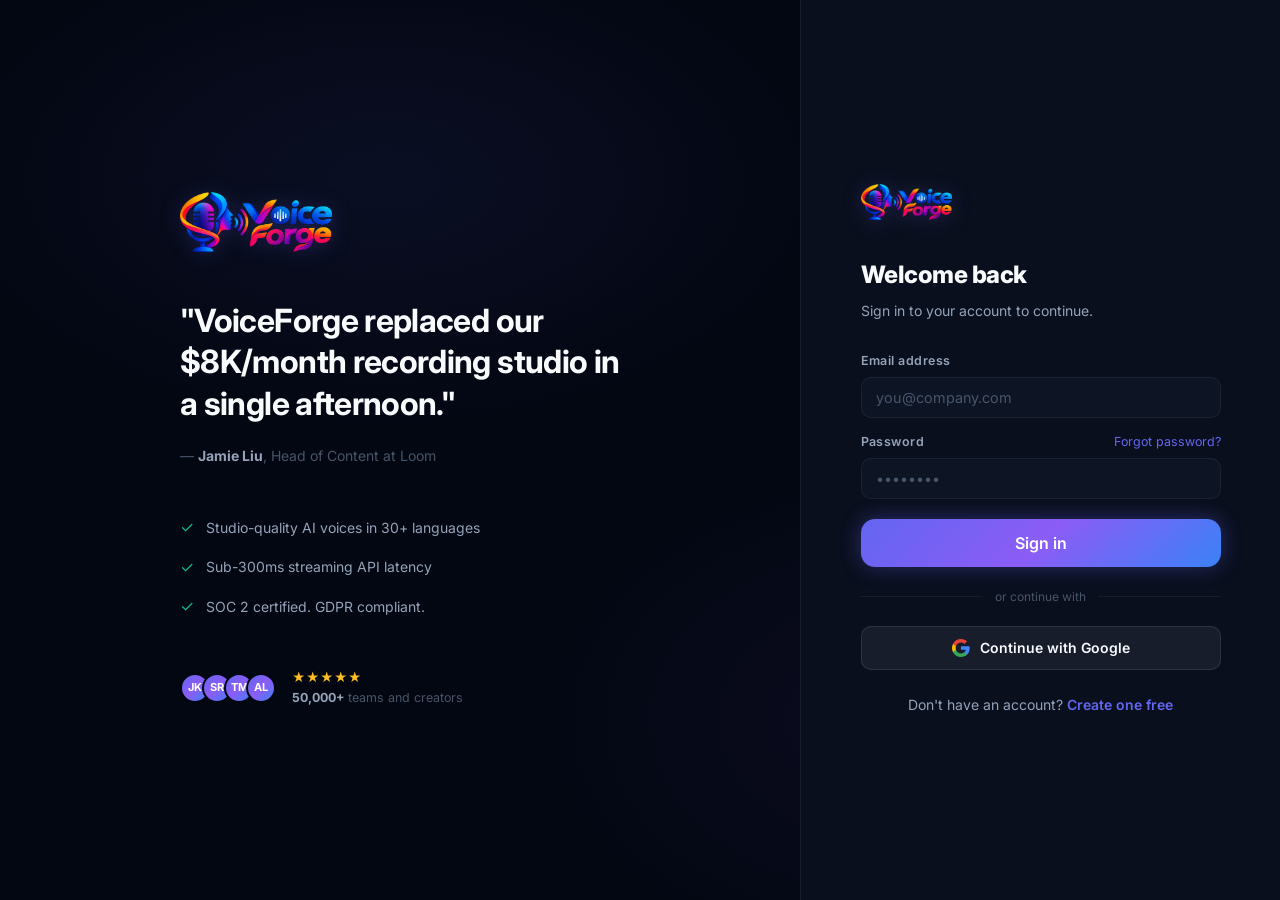
<file: frontend/voices.html>
<!DOCTYPE html>
<html lang="en">
<head>
<meta charset="UTF-8">
<meta name="viewport" content="width=device-width, initial-scale=1.0">
<title>Voices — VoiceForge</title>
<link rel="icon" href="favicon.ico" sizes="any">
<link rel="icon" type="image/png" sizes="32x32" href="assets/favicon-32.png">
<link rel="apple-touch-icon" href="assets/apple-touch-icon.png">
<link rel="preconnect" href="https://fonts.googleapis.com">
<link href="https://fonts.googleapis.com/css2?family=Inter:wght@400;500;600;700;800&display=swap" rel="stylesheet">
<style>
*,*::before,*::after{margin:0;padding:0;box-sizing:border-box;}
html,body{height:100%;font-family:'Inter',sans-serif;background:#030712;color:#f1f5f9;overflow:hidden;}
.shell{display:flex;height:100vh;width:100vw;}
.sb{width:220px;min-width:220px;height:100vh;background:#0a0f1e;border-right:1px solid rgba(255,255,255,0.07);display:flex;flex-direction:column;overflow-y:auto;flex-shrink:0;}
.sb-head{padding:18px 14px 14px;border-bottom:1px solid rgba(255,255,255,0.07);}
.logo{display:flex;align-items:center;gap:9px;text-decoration:none;margin-bottom:12px;}
.logo-icon{width:30px;height:30px;background:linear-gradient(135deg,#6366f1,#8b5cf6);border-radius:8px;display:flex;align-items:center;justify-content:center;font-size:14px;flex-shrink:0;}
.logo-text{font-size:.9rem;font-weight:800;color:#f1f5f9;letter-spacing:-.02em;}
.logo-text span{color:#818cf8;}
.ws-btn{display:flex;align-items:center;gap:7px;width:100%;padding:7px 9px;background:rgba(255,255,255,0.03);border:1px solid rgba(255,255,255,0.07);border-radius:8px;color:#94a3b8;cursor:pointer;font-size:.78rem;font-weight:500;font-family:'Inter',sans-serif;}
.ws-av{width:20px;height:20px;background:linear-gradient(135deg,#6366f1,#8b5cf6);border-radius:4px;display:flex;align-items:center;justify-content:center;font-size:9px;font-weight:700;color:#fff;flex-shrink:0;}
.sb-nav{padding:12px 8px;flex:1;}
.nav-sec{margin-bottom:20px;}
.nav-sec-label{font-size:.65rem;font-weight:700;letter-spacing:.1em;text-transform:uppercase;color:#334155;padding:0 8px;margin-bottom:5px;}
.nav-item{display:flex;align-items:center;gap:8px;padding:7px 10px;border-radius:8px;color:#64748b;text-decoration:none;font-size:.83rem;font-weight:500;transition:all .15s;position:relative;}
.nav-item svg{flex-shrink:0;width:15px;height:15px;}
.nav-item:hover{background:rgba(255,255,255,0.05);color:#cbd5e1;}
.nav-item.active{background:rgba(99,102,241,0.12);color:#e2e8f0;border:1px solid rgba(99,102,241,0.2);}
.nav-badge{margin-left:auto;background:rgba(99,102,241,0.15);color:#818cf8;font-size:.62rem;font-weight:700;padding:2px 6px;border-radius:99px;}
.sb-foot{padding:12px 8px;border-top:1px solid rgba(255,255,255,0.07);}
.credits-box{padding:10px;background:rgba(255,255,255,0.03);border:1px solid rgba(255,255,255,0.07);border-radius:8px;margin-bottom:10px;}
.credits-head{display:flex;justify-content:space-between;align-items:center;margin-bottom:7px;}
.credits-label{font-size:.67rem;font-weight:700;color:#475569;text-transform:uppercase;letter-spacing:.06em;}
.badge-gold{background:rgba(245,158,11,.12);color:#fbbf24;font-size:.65rem;font-weight:700;padding:2px 7px;border-radius:99px;border:1px solid rgba(245,158,11,.2);}
.bar-track{height:5px;background:rgba(255,255,255,0.06);border-radius:99px;overflow:hidden;margin-bottom:5px;}
.bar-fill{height:100%;background:linear-gradient(90deg,#6366f1,#8b5cf6);border-radius:99px;}
.bar-labels{display:flex;justify-content:space-between;font-size:.67rem;color:#475569;}
.user-row{display:flex;align-items:center;gap:8px;padding:7px 9px;border-radius:8px;cursor:pointer;}
.user-row:hover{background:rgba(255,255,255,0.04);}
.user-av{width:28px;height:28px;background:linear-gradient(135deg,#6366f1,#8b5cf6);border-radius:6px;display:flex;align-items:center;justify-content:center;font-size:11px;font-weight:700;color:#fff;flex-shrink:0;}
.user-name{font-size:.78rem;font-weight:600;color:#e2e8f0;white-space:nowrap;overflow:hidden;text-overflow:ellipsis;max-width:110px;}
.user-plan{font-size:.67rem;color:#475569;}
.logout-btn{background:none;border:none;color:#475569;cursor:pointer;padding:3px;border-radius:4px;margin-left:auto;}
.logout-btn:hover{color:#ef4444;}
.main{flex:1;display:flex;flex-direction:column;overflow:hidden;min-width:0;}
.topbar{height:54px;background:#0a0f1e;border-bottom:1px solid rgba(255,255,255,0.07);display:flex;align-items:center;padding:0 24px;flex-shrink:0;}
.breadcrumb{display:flex;align-items:center;gap:7px;font-size:.83rem;color:#475569;}
.breadcrumb .cur{color:#e2e8f0;font-weight:500;}
.tb-right{margin-left:auto;display:flex;align-items:center;gap:10px;}
.credits-pill{display:flex;align-items:center;gap:6px;padding:5px 12px;background:rgba(245,158,11,.08);border:1px solid rgba(245,158,11,.2);border-radius:99px;font-size:.75rem;font-weight:600;color:#fbbf24;}
.page-scroll{flex:1;overflow-y:auto;padding:28px 24px;}
.page-hd{margin-bottom:24px;}
.page-title{font-size:1.4rem;font-weight:800;letter-spacing:-.02em;color:#f1f5f9;margin-bottom:3px;}
.page-sub{font-size:.875rem;color:#64748b;}

/* Filter bar */
.filter-bar{display:flex;align-items:center;gap:10px;margin-bottom:22px;flex-wrap:wrap;}
.search-box{flex:1;min-width:200px;padding:9px 14px;background:#0d1424;border:1px solid rgba(255,255,255,0.07);border-radius:8px;color:#e2e8f0;font-family:'Inter',sans-serif;font-size:.85rem;outline:none;}
.search-box:focus{border-color:#6366f1;}
.search-box::placeholder{color:#334155;}
.filter-btn{padding:8px 14px;background:rgba(255,255,255,0.04);border:1px solid rgba(255,255,255,0.07);border-radius:8px;color:#94a3b8;font-family:'Inter',sans-serif;font-size:.78rem;font-weight:500;cursor:pointer;transition:all .15s;white-space:nowrap;}
.filter-btn:hover,.filter-btn.active{background:rgba(99,102,241,0.12);border-color:rgba(99,102,241,0.3);color:#e2e8f0;}

/* Voice grid */
.voices-grid{display:grid;grid-template-columns:repeat(auto-fill,minmax(260px,1fr));gap:14px;}
.voice-card{background:#111827;border:1px solid rgba(255,255,255,0.07);border-radius:14px;padding:20px;transition:all .2s;cursor:pointer;position:relative;}
.voice-card:hover{border-color:rgba(99,102,241,.35);transform:translateY(-2px);box-shadow:0 8px 24px rgba(0,0,0,.4);}
.voice-card.fav{border-color:rgba(245,158,11,.3);}
.vc-top{display:flex;align-items:center;gap:12px;margin-bottom:14px;}
.vc-avatar{width:44px;height:44px;border-radius:50%;display:flex;align-items:center;justify-content:center;font-size:20px;flex-shrink:0;}
.vc-info{flex:1;min-width:0;}
.vc-name{font-size:.95rem;font-weight:700;color:#e2e8f0;margin-bottom:2px;}
.vc-meta{font-size:.73rem;color:#475569;}
.fav-btn{background:none;border:none;cursor:pointer;font-size:1rem;opacity:.4;transition:opacity .15s;flex-shrink:0;}
.fav-btn:hover,.fav-btn.active{opacity:1;}

/* Waveform mini */
.wave-mini{display:flex;align-items:center;gap:2px;height:28px;margin-bottom:14px;}
.wm-bar{flex:1;max-width:5px;background:rgba(99,102,241,.2);border-radius:99px;height:4px;transition:height .08s;}
.wave-mini.playing .wm-bar{background:#6366f1;animation:wvm .9s ease-in-out infinite;}
.wm-bar:nth-child(odd){animation-delay:.15s;}
.wm-bar:nth-child(3n){animation-delay:.3s;}
@keyframes wvm{0%,100%{height:4px;}50%{height:20px;}}

.vc-tags{display:flex;gap:5px;flex-wrap:wrap;margin-bottom:14px;}
.vc-tag{padding:2px 8px;border-radius:99px;font-size:.65rem;font-weight:700;letter-spacing:.05em;text-transform:uppercase;}
.tag-blue{background:rgba(59,130,246,.12);color:#60a5fa;border:1px solid rgba(59,130,246,.2);}
.tag-violet{background:rgba(139,92,246,.12);color:#a78bfa;border:1px solid rgba(139,92,246,.2);}
.tag-green{background:rgba(16,185,129,.12);color:#34d399;border:1px solid rgba(16,185,129,.2);}
.tag-gold{background:rgba(245,158,11,.12);color:#fbbf24;border:1px solid rgba(245,158,11,.2);}

.vc-actions{display:flex;gap:8px;}
.btn-play{flex:1;padding:8px;background:rgba(99,102,241,.1);border:1px solid rgba(99,102,241,.25);border-radius:8px;color:#818cf8;font-family:'Inter',sans-serif;font-size:.78rem;font-weight:600;cursor:pointer;transition:all .15s;display:flex;align-items:center;justify-content:center;gap:5px;}
.btn-play:hover{background:rgba(99,102,241,.2);}
.btn-play.playing{background:rgba(99,102,241,.25);color:#a5b4fc;}
.btn-use{flex:1;padding:8px;background:linear-gradient(135deg,#6366f1,#8b5cf6);border:none;border-radius:8px;color:#fff;font-family:'Inter',sans-serif;font-size:.78rem;font-weight:600;cursor:pointer;transition:all .15s;}
.btn-use:hover{opacity:.9;transform:translateY(-1px);}

#toast{position:fixed;bottom:24px;left:50%;transform:translateX(-50%) translateY(14px);background:#1e2a42;border:1px solid rgba(255,255,255,.1);border-radius:10px;padding:11px 18px;font-size:.85rem;color:#e2e8f0;opacity:0;pointer-events:none;transition:opacity .22s,transform .22s;white-space:nowrap;z-index:9999;}
#toast.show{opacity:1;transform:translateX(-50%) translateY(0);}
#toast.success{border-color:rgba(16,185,129,.4);color:#34d399;}
#toast.error{border-color:rgba(239,68,68,.4);color:#f87171;}
::-webkit-scrollbar{width:5px;}::-webkit-scrollbar-track{background:transparent;}::-webkit-scrollbar-thumb{background:rgba(255,255,255,.08);border-radius:3px;}
@media(max-width:700px){.sb{display:none;}.page-scroll{padding:16px;}}
</style>
<link rel="stylesheet" href="ui.css?v=20261009">
</head>
<body>
<script>if(!localStorage.getItem('token'))window.location.href='login.html';</script>
<div class="shell">
<aside class="sb">
  <div class="sb-head">
    <a href="index.html" class="logo"><img src="assets/logo.png" alt="VoiceForge" class="brand-logo"></a>
    <button class="ws-btn"><div class="ws-av">P</div><span style="flex:1;text-align:left;">Personal workspace</span><svg width="11" height="11" viewBox="0 0 11 11" fill="none"><path d="M2 4L5.5 7L9 4" stroke="currentColor" stroke-width="1.5" stroke-linecap="round" stroke-linejoin="round"/></svg></button>
  </div>
  <nav class="sb-nav">
    <div class="nav-sec">
      <div class="nav-sec-label">Main</div>
      <a href="dashboard.html" class="nav-item"><svg viewBox="0 0 16 16" fill="none"><rect x="1" y="1" width="6" height="6" rx="1.5" stroke="currentColor" stroke-width="1.5"/><rect x="9" y="1" width="6" height="6" rx="1.5" stroke="currentColor" stroke-width="1.5"/><rect x="1" y="9" width="6" height="6" rx="1.5" stroke="currentColor" stroke-width="1.5"/><rect x="9" y="9" width="6" height="6" rx="1.5" stroke="currentColor" stroke-width="1.5"/></svg>Dashboard</a>
      <a href="studio.html" class="nav-item"><svg viewBox="0 0 16 16" fill="none"><circle cx="8" cy="8" r="3" stroke="currentColor" stroke-width="1.5"/><path d="M8 1v2M8 13v2M1 8h2M13 8h2" stroke="currentColor" stroke-width="1.5" stroke-linecap="round"/></svg>Studio<span class="nav-badge">New</span></a>
      <a href="transcribe.html" class="nav-item">
        <svg viewBox="0 0 16 16" fill="none"><path d="M8 1a2.5 2.5 0 012.5 2.5v5a2.5 2.5 0 01-5 0v-5A2.5 2.5 0 018 1z" stroke="currentColor" stroke-width="1.5"/><path d="M3 8a5 5 0 0010 0M8 13v2" stroke="currentColor" stroke-width="1.5" stroke-linecap="round"/></svg>
        Speech to Text
      </a>
      <a href="history.html" class="nav-item"><svg viewBox="0 0 16 16" fill="none"><circle cx="8" cy="8" r="6.5" stroke="currentColor" stroke-width="1.5"/><path d="M8 4.5V8L10.5 10" stroke="currentColor" stroke-width="1.5" stroke-linecap="round" stroke-linejoin="round"/></svg>History</a>
    </div>
    <div class="nav-sec">
      <div class="nav-sec-label">Library</div>
      <a href="voices.html" class="nav-item active"><svg viewBox="0 0 16 16" fill="none"><circle cx="8" cy="8" r="6.5" stroke="currentColor" stroke-width="1.5"/><path d="M5.5 8.5l2 2 3-4" stroke="currentColor" stroke-width="1.5" stroke-linecap="round" stroke-linejoin="round"/></svg>Voices</a>
    </div>
    <div class="nav-sec">
      <div class="nav-sec-label">Developer</div>
      <a href="api.html" class="nav-item"><svg viewBox="0 0 16 16" fill="none"><path d="M4 6L1 8l3 2M12 6l3 2-3 2M9 3l-2 10" stroke="currentColor" stroke-width="1.5" stroke-linecap="round" stroke-linejoin="round"/></svg>API</a>
    </div>
  </nav>
  <div class="sb-foot">
    <div class="credits-box">
      <div class="credits-head"><span class="credits-label">Characters</span><span class="badge-gold">Free</span></div>
      <div class="bar-track"><div class="bar-fill" style="width:34%"></div></div>
      <div class="bar-labels"><span>3,400 used</span><span>10,000</span></div>
    </div>
    <div class="user-row">
      <div class="user-av" id="userAv">U</div>
      <div style="flex:1;min-width:0;"><div class="user-name" id="userEmail">user@example.com</div><div class="user-plan">Free plan</div></div>
      <button class="logout-btn" onclick="doLogout()"><svg width="13" height="13" viewBox="0 0 13 13" fill="none"><path d="M5 2H2.5A1.5 1.5 0 001 3.5v6A1.5 1.5 0 002.5 11H5M8.5 9l3-2.5L8.5 4M12 6.5H5" stroke="currentColor" stroke-width="1.3" stroke-linecap="round" stroke-linejoin="round"/></svg></button>
    </div>
  </div>
</aside>

<div class="main">
  <div class="topbar">
    <div class="breadcrumb"><span>VoiceForge</span><span style="opacity:.4">›</span><span class="cur">Voices</span></div>
    <div class="tb-right"><div class="credits-pill">⚡ 6,600 credits remaining</div></div>
  </div>

  <div class="page-scroll">
    <div class="page-hd">
      <div class="page-title">Voice Library</div>
      <div class="page-sub">Browse and preview all available voices. Click ▶ to preview, then Use to set as default in Studio.</div>
    </div>

    <div class="filter-bar">
      <input class="search-box" type="search" id="searchVoice" placeholder="Search voices…" oninput="filterVoices()">
      <button class="filter-btn active" onclick="setFilter('all',this)">All</button>
      <button class="filter-btn" onclick="setFilter('female',this)">Female</button>
      <button class="filter-btn" onclick="setFilter('male',this)">Male</button>
      <button class="filter-btn" onclick="setFilter('favorites',this)">⭐ Favorites</button>
    </div>

    <div class="voices-grid" id="voicesGrid"></div>
  </div>
</div>
</div>
<div id="toast"></div>

<script>
const token = localStorage.getItem('token');
if (!token) window.location.href = 'login.html';
const email = localStorage.getItem('userEmail') || 'user@example.com';
document.getElementById('userEmail').textContent = email;
document.getElementById('userAv').textContent = email[0].toUpperCase();
function doLogout(){localStorage.removeItem('token');localStorage.removeItem('userEmail');window.location.href='login.html';}
function showToast(msg,type=''){const t=document.getElementById('toast');t.innerHTML=(type==='error'?'⚠ ':type==='success'?'✓ ':'')+msg;t.className='show'+(type?' '+type:'');setTimeout(()=>t.className='',3000);}

const VOICES = [
  {id:'aria',  name:'Aria',    gender:'female', lang:'EN-US', accent:'American',  emoji:'👩', color:'linear-gradient(135deg,#6366f1,#8b5cf6)', tags:['narrative','podcast'],     tagColors:['tag-violet','tag-blue']},
  {id:'atlas', name:'Atlas',   gender:'male',   lang:'EN-GB', accent:'British',   emoji:'👨', color:'linear-gradient(135deg,#06b6d4,#3b82f6)', tags:['professional','corporate'],tagColors:['tag-green','tag-blue']},
  {id:'nova',  name:'Nova',    gender:'female', lang:'EN-AU', accent:'Australian',emoji:'👩', color:'linear-gradient(135deg,#f59e0b,#ef4444)', tags:['energetic','marketing'],   tagColors:['tag-gold','tag-blue']},
  {id:'echo',  name:'Echo',    gender:'male',   lang:'EN-US', accent:'American',  emoji:'👨', color:'linear-gradient(135deg,#10b981,#6366f1)', tags:['deep','news'],             tagColors:['tag-green','tag-violet']},
  {id:'luna',  name:'Luna',    gender:'female', lang:'EN-US', accent:'American',  emoji:'👩', color:'linear-gradient(135deg,#a855f7,#6366f1)', tags:['calm','meditation'],       tagColors:['tag-violet','tag-blue']},
  {id:'rex',   name:'Rex',     gender:'male',   lang:'EN-GB', accent:'British',   emoji:'👨', color:'linear-gradient(135deg,#3b82f6,#06b6d4)', tags:['authoritative','docs'],    tagColors:['tag-blue','tag-green']},
  {id:'sage',  name:'Sage',    gender:'female', lang:'EN-CA', accent:'Canadian',  emoji:'👩', color:'linear-gradient(135deg,#10b981,#06b6d4)', tags:['friendly','e-learning'],   tagColors:['tag-green','tag-blue']},
  {id:'orion', name:'Orion',   gender:'male',   lang:'EN-AU', accent:'Australian',emoji:'👨', color:'linear-gradient(135deg,#f59e0b,#10b981)', tags:['warm','storytelling'],     tagColors:['tag-gold','tag-green']},
];

let currentFilter = 'all';
let favorites = JSON.parse(localStorage.getItem('vf_favorites') || '[]');
let currentAudio = null;
let currentPlayBtn = null;

function setFilter(f, el) {
  currentFilter = f;
  document.querySelectorAll('.filter-btn').forEach(b => b.classList.remove('active'));
  el.classList.add('active');
  filterVoices();
}

function filterVoices() {
  const q = document.getElementById('searchVoice').value.toLowerCase();
  let list = VOICES.filter(v => {
    const matchSearch = v.name.toLowerCase().includes(q) || v.accent.toLowerCase().includes(q) || v.tags.some(t => t.includes(q));
    const matchFilter = currentFilter === 'all' || currentFilter === v.gender || (currentFilter === 'favorites' && favorites.includes(v.id));
    return matchSearch && matchFilter;
  });
  renderVoices(list);
}

function renderVoices(list) {
  const grid = document.getElementById('voicesGrid');
  if (!list.length) {
    grid.innerHTML = '<div style="grid-column:1/-1;text-align:center;padding:60px;color:#334155;font-size:.9rem;">No voices found.</div>';
    return;
  }
  grid.innerHTML = list.map(v => `
    <div class="voice-card ${favorites.includes(v.id) ? 'fav' : ''}" id="card-${v.id}">
      <div class="vc-top">
        <div class="vc-avatar" style="background:${v.color};">${v.emoji}</div>
        <div class="vc-info">
          <div class="vc-name">${v.name}</div>
          <div class="vc-meta">${v.accent} · ${v.lang} · ${v.gender === 'female' ? 'Female' : 'Male'}</div>
        </div>
        <button class="fav-btn ${favorites.includes(v.id) ? 'active' : ''}" onclick="toggleFav('${v.id}')" title="Favorite">⭐</button>
      </div>
      <div class="wave-mini" id="wave-${v.id}">
        ${Array(16).fill('<div class="wm-bar"></div>').join('')}
      </div>
      <div class="vc-tags">
        ${v.tags.map((t,i) => `<span class="vc-tag ${v.tagColors[i]}">${t}</span>`).join('')}
      </div>
      <div class="vc-actions">
        <button class="btn-play" id="play-${v.id}" onclick="previewVoice('${v.id}')">▶ Preview</button>
        <button class="btn-use" onclick="useVoice('${v.id}','${v.name}')">Use in Studio</button>
      </div>
    </div>
  `).join('');
}

function toggleFav(id) {
  if (favorites.includes(id)) {
    favorites = favorites.filter(f => f !== id);
  } else {
    favorites.push(id);
    showToast('Added to favorites', 'success');
  }
  localStorage.setItem('vf_favorites', JSON.stringify(favorites));
  filterVoices();
}

function previewVoice(id) {
  // Stop any playing audio
  if (currentAudio) {
    currentAudio.pause();
    if (currentPlayBtn) {
      currentPlayBtn.textContent = '▶ Preview';
      currentPlayBtn.classList.remove('playing');
    }
    const oldWave = document.querySelector('.wave-mini.playing');
    if (oldWave) oldWave.classList.remove('playing');
    if (currentAudio._voiceId === id) { currentAudio = null; currentPlayBtn = null; return; }
  }

  const btn = document.getElementById('play-' + id);
  const wave = document.getElementById('wave-' + id);
  const voice = VOICES.find(v => v.id === id);
  const sampleText = 'Hello, this is ' + voice.name + '. I am your ' + voice.accent + ' voice assistant.';

  btn.textContent = '⏳ Loading…';

  fetch('/api/speech/', {
    method: 'POST',
    headers: { 'Content-Type': 'application/json', 'Authorization': 'Bearer ' + token },
    body: JSON.stringify({ text: sampleText, voice: id, format: 'mp3' })
  })
  .then(r => { if (!r.ok) throw new Error(); return r.blob(); })
  .then(blob => {
    const url = URL.createObjectURL(blob);
    const audio = new Audio(url);
    audio._voiceId = id;
    currentAudio = audio;
    currentPlayBtn = btn;
    btn.textContent = '⏸ Playing';
    btn.classList.add('playing');
    wave.classList.add('playing');
    audio.play();
    audio.onended = () => {
      btn.textContent = '▶ Preview';
      btn.classList.remove('playing');
      wave.classList.remove('playing');
      currentAudio = null; currentPlayBtn = null;
    };
  })
  .catch(() => { btn.textContent = '▶ Preview'; showToast('Preview failed', 'error'); });
}

function useVoice(id, name) {
  localStorage.setItem('vf_selected_voice', id);
  showToast(name + ' set as default voice', 'success');
  setTimeout(() => window.location.href = 'studio.html', 800);
}

renderVoices(VOICES);
</script>
<script src="ui.js?v=20261009"></script>
</body>
</html>
</file>
<file: frontend/design-system.css>
/* ═══════════════════════════════════════════════════════════════
   VOICEFORGE — Global Design System
   Inspired by: ElevenLabs · OpenAI · Linear · Vercel · Stripe
═══════════════════════════════════════════════════════════════ */

@import url('https://fonts.googleapis.com/css2?family=Inter:wght@300;400;500;600;700;800;900&family=JetBrains+Mono:wght@400;500;600&display=swap');

/* ── Reset ── */
*, *::before, *::after { margin: 0; padding: 0; box-sizing: border-box; }
html { scroll-behavior: smooth; font-size: 16px; -webkit-font-smoothing: antialiased; }

/* ── Token System ── */
:root {
  /* Brand */
  --brand-blue:     #3b82f6;
  --brand-violet:   #8b5cf6;
  --brand-indigo:   #6366f1;
  --brand-cyan:     #06b6d4;
  --brand-purple:   #a855f7;

  /* Gradients */
  --grad-primary:   linear-gradient(135deg, #6366f1 0%, #8b5cf6 50%, #3b82f6 100%);
  --grad-hero:      linear-gradient(135deg, #0f172a 0%, #1e1b4b 40%, #0f172a 100%);
  --grad-glow:      radial-gradient(ellipse 60% 50% at 50% 0%, rgba(99,102,241,0.15) 0%, transparent 70%);
  --grad-card:      linear-gradient(135deg, rgba(255,255,255,0.04) 0%, rgba(255,255,255,0.01) 100%);
  --grad-blue-v:    linear-gradient(180deg, rgba(59,130,246,0.15) 0%, transparent 100%);

  /* Background */
  --bg-base:        #030712;
  --bg-surface:     #0a0f1e;
  --bg-elevated:    #0f1629;
  --bg-card:        #111827;
  --bg-card-hover:  #161f35;
  --bg-input:       #0d1424;
  --bg-overlay:     rgba(3,7,18,0.85);

  /* Border */
  --border-subtle:  rgba(255,255,255,0.06);
  --border-default: rgba(255,255,255,0.10);
  --border-strong:  rgba(255,255,255,0.16);
  --border-blue:    rgba(99,102,241,0.35);
  --border-violet:  rgba(139,92,246,0.35);

  /* Text */
  --text-primary:   #f8fafc;
  --text-secondary: #94a3b8;
  --text-tertiary:  #475569;
  --text-disabled:  #334155;
  --text-accent:    #818cf8;

  /* Status */
  --success:        #10b981;
  --warning:        #f59e0b;
  --error:          #ef4444;
  --info:           #06b6d4;

  /* Glow effects */
  --glow-blue:      0 0 40px rgba(99,102,241,0.3);
  --glow-violet:    0 0 40px rgba(139,92,246,0.3);
  --glow-sm:        0 0 15px rgba(99,102,241,0.2);

  /* Shadows */
  --shadow-sm:      0 1px 3px rgba(0,0,0,0.4);
  --shadow-md:      0 4px 16px rgba(0,0,0,0.5);
  --shadow-lg:      0 8px 32px rgba(0,0,0,0.6);
  --shadow-xl:      0 16px 64px rgba(0,0,0,0.7);
  --shadow-card:    0 0 0 1px rgba(255,255,255,0.06), 0 4px 24px rgba(0,0,0,0.4);

  /* Radius */
  --r-xs:  4px;
  --r-sm:  6px;
  --r-md:  10px;
  --r-lg:  14px;
  --r-xl:  20px;
  --r-2xl: 28px;
  --r-full: 9999px;

  /* Spacing */
  --space-1: 4px; --space-2: 8px; --space-3: 12px; --space-4: 16px;
  --space-5: 20px; --space-6: 24px; --space-8: 32px; --space-10: 40px;
  --space-12: 48px; --space-16: 64px; --space-20: 80px; --space-24: 96px;

  /* Motion */
  --ease-out:    cubic-bezier(0.16, 1, 0.3, 1);
  --ease-in-out: cubic-bezier(0.45, 0, 0.55, 1);
  --dur-fast:    120ms;
  --dur-base:    220ms;
  --dur-slow:    400ms;

  /* Sidebar */
  --sidebar-w: 240px;
}

/* ── Base ── */
body {
  font-family: 'Inter', -apple-system, BlinkMacSystemFont, sans-serif;
  background: var(--bg-base);
  color: var(--text-primary);
  min-height: 100vh;
  line-height: 1.6;
  overflow-x: hidden;
}

/* ── Typography ── */
.t-hero    { font-size: clamp(2.5rem, 6vw, 5rem);   font-weight: 900; letter-spacing: -0.04em; line-height: 1.05; }
.t-h1      { font-size: clamp(2rem, 4vw, 3.5rem);   font-weight: 800; letter-spacing: -0.03em; line-height: 1.1; }
.t-h2      { font-size: clamp(1.5rem, 3vw, 2.25rem);font-weight: 700; letter-spacing: -0.02em; line-height: 1.2; }
.t-h3      { font-size: 1.25rem; font-weight: 600; letter-spacing: -0.01em; }
.t-body-lg { font-size: 1.125rem; line-height: 1.7; color: var(--text-secondary); }
.t-body    { font-size: 0.9375rem; line-height: 1.65; }
.t-sm      { font-size: 0.8125rem; }
.t-xs      { font-size: 0.75rem; }
.t-mono    { font-family: 'JetBrains Mono', monospace; }
.t-gradient { background: var(--grad-primary); -webkit-background-clip: text; -webkit-text-fill-color: transparent; background-clip: text; }

/* ── Eyebrow pills ── */
.eyebrow {
  display: inline-flex; align-items: center; gap: 6px;
  padding: 5px 14px;
  background: rgba(99,102,241,0.1);
  border: 1px solid var(--border-blue);
  border-radius: var(--r-full);
  font-size: 0.72rem; font-weight: 600; letter-spacing: 0.08em; text-transform: uppercase;
  color: var(--text-accent);
}

.eyebrow .dot {
  width: 6px; height: 6px;
  background: var(--brand-indigo);
  border-radius: 50%;
  animation: pulse-dot 2s ease infinite;
}

@keyframes pulse-dot {
  0%,100% { opacity:1; transform:scale(1); }
  50%      { opacity:0.5; transform:scale(0.7); }
}

/* ── Buttons ── */
.btn {
  display: inline-flex; align-items: center; justify-content: center; gap: 8px;
  padding: 10px 20px;
  border-radius: var(--r-md);
  font-family: 'Inter', sans-serif; font-weight: 600; font-size: 0.875rem;
  cursor: pointer; border: none; text-decoration: none;
  transition: all var(--dur-base) var(--ease-out);
  white-space: nowrap; position: relative; overflow: hidden;
}

.btn::after {
  content: '';
  position: absolute; inset: 0;
  background: rgba(255,255,255,0);
  transition: background var(--dur-fast);
}

.btn:hover::after { background: rgba(255,255,255,0.06); }
.btn:active { transform: scale(0.97); }

.btn-primary {
  background: var(--grad-primary);
  color: #fff;
  box-shadow: 0 0 20px rgba(99,102,241,0.4), 0 2px 8px rgba(0,0,0,0.3);
}

.btn-primary:hover {
  box-shadow: 0 0 32px rgba(99,102,241,0.6), 0 4px 16px rgba(0,0,0,0.4);
  transform: translateY(-1px);
}

.btn-secondary {
  background: rgba(255,255,255,0.06);
  color: var(--text-primary);
  border: 1px solid var(--border-default);
}

.btn-secondary:hover {
  background: rgba(255,255,255,0.1);
  border-color: var(--border-strong);
}

.btn-ghost {
  background: transparent;
  color: var(--text-secondary);
  border: 1px solid var(--border-subtle);
}

.btn-ghost:hover { color: var(--text-primary); border-color: var(--border-default); background: rgba(255,255,255,0.04); }

.btn-danger { background: rgba(239,68,68,0.1); color: var(--error); border: 1px solid rgba(239,68,68,0.25); }
.btn-danger:hover { background: rgba(239,68,68,0.2); }

.btn-lg { padding: 14px 28px; font-size: 1rem; border-radius: var(--r-lg); }
.btn-sm { padding: 7px 14px; font-size: 0.8125rem; border-radius: var(--r-sm); }
.btn-icon { padding: 10px; border-radius: var(--r-md); }
.btn-full { width: 100%; }

.btn.loading { opacity: 0.65; pointer-events: none; }
.btn .spinner {
  width: 16px; height: 16px;
  border: 2px solid rgba(255,255,255,0.25);
  border-top-color: currentColor;
  border-radius: 50%;
  animation: spin 0.7s linear infinite;
  display: none;
}
.btn.loading .spinner { display: block; }
.btn.loading .btn-label { display: none; }
@keyframes spin { to { transform: rotate(360deg); } }

/* ── Cards ── */
.card {
  background: var(--bg-card);
  border: 1px solid var(--border-subtle);
  border-radius: var(--r-xl);
  transition: border-color var(--dur-base), box-shadow var(--dur-base);
}

.card:hover { border-color: var(--border-default); }

.card-glass {
  background: rgba(15,22,41,0.6);
  backdrop-filter: blur(20px) saturate(180%);
  -webkit-backdrop-filter: blur(20px) saturate(180%);
  border: 1px solid var(--border-subtle);
  border-radius: var(--r-xl);
}

/* ── Inputs ── */
.input-wrap { position: relative; }

.input, textarea.input, select.input {
  width: 100%;
  padding: 11px 14px;
  background: var(--bg-input);
  border: 1px solid var(--border-subtle);
  border-radius: var(--r-md);
  color: var(--text-primary);
  font-family: 'Inter', sans-serif; font-size: 0.9rem;
  outline: none;
  transition: border-color var(--dur-base), box-shadow var(--dur-base);
  -webkit-appearance: none;
}

.input::placeholder { color: var(--text-tertiary); }
.input:focus { border-color: var(--brand-indigo); box-shadow: 0 0 0 3px rgba(99,102,241,0.15); }

textarea.input { resize: vertical; line-height: 1.65; }
select.input { cursor: pointer; }

.input-label {
  display: block;
  font-size: 0.78rem; font-weight: 600; letter-spacing: 0.04em;
  color: var(--text-secondary);
  margin-bottom: 6px;
}

/* ── Badges ── */
.badge {
  display: inline-flex; align-items: center; gap: 4px;
  padding: 2px 10px;
  border-radius: var(--r-full);
  font-size: 0.7rem; font-weight: 700; letter-spacing: 0.06em; text-transform: uppercase;
}

.badge-blue   { background: rgba(59,130,246,0.12);  color: #60a5fa;  border: 1px solid rgba(59,130,246,0.25); }
.badge-violet { background: rgba(139,92,246,0.12); color: #a78bfa;  border: 1px solid rgba(139,92,246,0.25); }
.badge-green  { background: rgba(16,185,129,0.12); color: #34d399;  border: 1px solid rgba(16,185,129,0.25); }
.badge-gold   { background: rgba(245,158,11,0.12); color: #fbbf24;  border: 1px solid rgba(245,158,11,0.25); }
.badge-red    { background: rgba(239,68,68,0.12);  color: #f87171;  border: 1px solid rgba(239,68,68,0.25); }

/* ── Divider ── */
.divider { height: 1px; background: var(--border-subtle); }
.divider-v { width: 1px; background: var(--border-subtle); }

/* ── Scrollbar ── */
::-webkit-scrollbar { width: 6px; height: 6px; }
::-webkit-scrollbar-track { background: transparent; }
::-webkit-scrollbar-thumb { background: rgba(255,255,255,0.1); border-radius: 3px; }
::-webkit-scrollbar-thumb:hover { background: rgba(255,255,255,0.18); }

/* ── Utility ── */
.flex        { display: flex; }
.flex-col    { display: flex; flex-direction: column; }
.items-center { align-items: center; }
.items-start  { align-items: flex-start; }
.justify-between { justify-content: space-between; }
.justify-center  { justify-content: center; }
.gap-1  { gap: 4px;  } .gap-2  { gap: 8px;  } .gap-3  { gap: 12px; }
.gap-4  { gap: 16px; } .gap-6  { gap: 24px; } .gap-8  { gap: 32px; }
.w-full { width: 100%; }
.relative { position: relative; }
.overflow-hidden { overflow: hidden; }
.text-center { text-align: center; }
.mt-2  { margin-top: 8px;  } .mt-4  { margin-top: 16px; }
.mt-6  { margin-top: 24px; } .mt-8  { margin-top: 32px; }
.mb-2  { margin-bottom: 8px; } .mb-4  { margin-bottom: 16px; }
.mb-6  { margin-bottom: 24px; } .mb-8  { margin-bottom: 32px; }

/* ── Toast ── */
#toast {
  position: fixed; bottom: 28px; left: 50%;
  transform: translateX(-50%) translateY(16px);
  background: var(--bg-elevated);
  border: 1px solid var(--border-default);
  border-radius: var(--r-lg);
  padding: 12px 20px;
  font-size: 0.875rem; color: var(--text-primary);
  opacity: 0; pointer-events: none;
  transition: opacity 0.25s, transform 0.25s;
  white-space: nowrap; z-index: 9999;
  box-shadow: var(--shadow-xl);
  display: flex; align-items: center; gap: 10px;
}

#toast.show { opacity: 1; transform: translateX(-50%) translateY(0); }
#toast.success { border-color: rgba(16,185,129,0.4); }
#toast.error   { border-color: rgba(239,68,68,0.4); color: var(--error); }

/* ── Waveform ── */
.waveform {
  display: flex; align-items: center; gap: 3px;
  height: 48px;
}

.waveform .bar {
  flex: 1; max-width: 6px;
  background: rgba(99,102,241,0.25);
  border-radius: 99px;
  height: 6px;
  transition: height 0.08s, background 0.3s;
}

.waveform.active .bar {
  background: var(--brand-indigo);
  animation: waveBar 1.2s ease-in-out infinite;
}

.waveform .bar:nth-child(3n+1) { animation-delay: 0s; }
.waveform .bar:nth-child(3n+2) { animation-delay: 0.2s; }
.waveform .bar:nth-child(3n)   { animation-delay: 0.4s; }

@keyframes waveBar {
  0%,100% { height: 6px;  opacity:0.5; }
  50%      { height: 36px; opacity:1; }
}

/* ── Skeleton loader ── */
.skeleton {
  background: linear-gradient(90deg, var(--bg-card) 25%, var(--bg-elevated) 50%, var(--bg-card) 75%);
  background-size: 200% 100%;
  animation: shimmer 1.5s infinite;
  border-radius: var(--r-md);
}

@keyframes shimmer { 0% { background-position:200% 0; } 100% { background-position:-200% 0; } }

/* ── Focus visible ── */
:focus-visible { outline: 2px solid var(--brand-indigo); outline-offset: 3px; }

/* ── Selection ── */
::selection { background: rgba(99,102,241,0.3); color: #fff; }
</file>
<file: frontend/landing.css>
/* ═══════════════════════════════════════════════════════════════
   VOICEFORGE — Landing Page Styles
═══════════════════════════════════════════════════════════════ */

/* ── Landing Nav ── */
.landing-nav {
  position: fixed; top: 0; left: 0; right: 0; z-index: 100;
  padding: 0 40px;
  height: 64px;
  display: flex; align-items: center; justify-content: space-between;
  background: rgba(3,7,18,0.7);
  backdrop-filter: blur(20px) saturate(180%);
  border-bottom: 1px solid var(--border-subtle);
  transition: background 0.3s;
}

.nav-logo {
  display: flex; align-items: center; gap: 10px;
  text-decoration: none;
}

.nav-links-center {
  display: flex; align-items: center; gap: 4px;
  position: absolute; left: 50%; transform: translateX(-50%);
}

.nav-links-center a {
  text-decoration: none; color: var(--text-secondary);
  font-size: 0.875rem; font-weight: 500;
  padding: 7px 14px; border-radius: var(--r-md);
  transition: color var(--dur-base), background var(--dur-base);
}

.nav-links-center a:hover { color: var(--text-primary); background: rgba(255,255,255,0.06); }

.nav-cta { display: flex; align-items: center; gap: 10px; }

/* ── Hero ── */
.hero {
  min-height: 100vh;
  display: flex; flex-direction: column; align-items: center; justify-content: center;
  text-align: center;
  padding: 120px 40px 80px;
  position: relative;
  overflow: hidden;
}

.hero-bg {
  position: absolute; inset: 0; z-index: 0;
  background: var(--grad-hero);
}

.hero-bg-glow {
  position: absolute;
  width: 700px; height: 700px;
  background: radial-gradient(circle, rgba(99,102,241,0.18) 0%, transparent 65%);
  top: 50%; left: 50%;
  transform: translate(-50%, -60%);
  pointer-events: none;
}

.hero-bg-glow2 {
  position: absolute;
  width: 500px; height: 500px;
  background: radial-gradient(circle, rgba(139,92,246,0.1) 0%, transparent 65%);
  top: 70%; left: 60%;
  transform: translate(-50%, -50%);
  pointer-events: none;
}

/* Grid overlay */
.hero-grid {
  position: absolute; inset: 0;
  background-image:
    linear-gradient(rgba(99,102,241,0.04) 1px, transparent 1px),
    linear-gradient(90deg, rgba(99,102,241,0.04) 1px, transparent 1px);
  background-size: 60px 60px;
  mask-image: radial-gradient(ellipse 80% 80% at 50% 50%, black 0%, transparent 70%);
}

.hero-content { position: relative; z-index: 1; max-width: 860px; }

.hero-eyebrow { margin-bottom: 24px; }

.hero-headline {
  font-size: clamp(3rem, 7vw, 5.5rem);
  font-weight: 900; letter-spacing: -0.04em; line-height: 1.02;
  color: var(--text-primary);
  margin-bottom: 24px;
}

.hero-headline .accent-line {
  display: block;
  background: var(--grad-primary);
  -webkit-background-clip: text; -webkit-text-fill-color: transparent;
  background-clip: text;
}

.hero-sub {
  font-size: 1.2rem; line-height: 1.65;
  color: var(--text-secondary);
  max-width: 560px; margin: 0 auto 40px;
}

.hero-actions {
  display: flex; align-items: center; justify-content: center; gap: 14px;
  flex-wrap: wrap;
  margin-bottom: 60px;
}

/* Social proof */
.social-proof {
  display: flex; align-items: center; justify-content: center; gap: 24px;
  flex-wrap: wrap;
}

.sp-avatars {
  display: flex;
}

.sp-avatar {
  width: 30px; height: 30px;
  border-radius: 50%;
  border: 2px solid var(--bg-base);
  margin-left: -8px;
  background: var(--grad-primary);
  display: flex; align-items: center; justify-content: center;
  font-size: 11px; font-weight: 700; color: #fff;
}

.sp-avatar:first-child { margin-left: 0; }

.sp-text { font-size: 0.83rem; color: var(--text-tertiary); }
.sp-text strong { color: var(--text-secondary); }

.sp-stars { color: #fbbf24; letter-spacing: 1px; font-size: 0.8rem; }

/* ── Live demo card ── */
.hero-demo {
  position: relative; z-index: 1;
  max-width: 680px; margin: 60px auto 0;
  background: rgba(15,22,41,0.7);
  border: 1px solid var(--border-default);
  border-radius: var(--r-2xl);
  padding: 28px;
  backdrop-filter: blur(20px);
  box-shadow: var(--shadow-xl), 0 0 60px rgba(99,102,241,0.1);
}

.demo-header {
  display: flex; align-items: center; gap: 8px;
  margin-bottom: 16px;
}

.demo-dots { display: flex; gap: 6px; }
.demo-dot { width: 10px; height: 10px; border-radius: 50%; }
.demo-dot.r { background: #ef4444; }
.demo-dot.y { background: #f59e0b; }
.demo-dot.g { background: #22c55e; }

.demo-title { font-size: 0.8rem; color: var(--text-tertiary); margin-left: 8px; }

.demo-textarea {
  width: 100%;
  background: rgba(255,255,255,0.03);
  border: 1px solid var(--border-subtle);
  border-radius: var(--r-lg);
  padding: 16px;
  color: var(--text-primary);
  font-family: 'Inter', sans-serif; font-size: 0.95rem; line-height: 1.65;
  resize: none; outline: none; min-height: 90px;
  transition: border-color var(--dur-base);
}

.demo-textarea:focus { border-color: var(--border-blue); }
.demo-textarea::placeholder { color: var(--text-tertiary); }

.demo-footer {
  display: flex; align-items: center; justify-content: space-between;
  margin-top: 14px; flex-wrap: wrap; gap: 10px;
}

.demo-voices {
  display: flex; gap: 7px; flex-wrap: wrap;
}

.voice-chip {
  padding: 5px 12px;
  background: rgba(255,255,255,0.04);
  border: 1px solid var(--border-subtle);
  border-radius: var(--r-full);
  font-size: 0.78rem; font-weight: 500; color: var(--text-secondary);
  cursor: pointer; transition: all var(--dur-base);
}

.voice-chip:hover, .voice-chip.selected {
  background: rgba(99,102,241,0.12);
  border-color: var(--border-blue);
  color: var(--text-primary);
}

.demo-waveform {
  margin-top: 14px;
  background: rgba(255,255,255,0.02);
  border: 1px solid var(--border-subtle);
  border-radius: var(--r-md);
  padding: 12px 16px;
  display: none;
}

.demo-waveform.visible { display: block; }
.demo-waveform audio { width: 100%; height: 34px; accent-color: var(--brand-indigo); }

/* ── Section common ── */
.section {
  padding: 100px 40px;
  max-width: 1200px; margin: 0 auto;
}

.section-center { text-align: center; }

.section-eyebrow { margin-bottom: 16px; }

.section-headline {
  font-size: clamp(2rem, 4vw, 2.8rem);
  font-weight: 800; letter-spacing: -0.03em; line-height: 1.15;
  margin-bottom: 16px;
}

.section-sub {
  font-size: 1.05rem; color: var(--text-secondary); line-height: 1.65;
  max-width: 560px; margin: 0 auto;
}

/* ── Trusted by ── */
.trusted-section {
  padding: 48px 40px;
  border-top: 1px solid var(--border-subtle);
  border-bottom: 1px solid var(--border-subtle);
  background: rgba(255,255,255,0.01);
}

.trusted-label {
  text-align: center;
  font-size: 0.75rem; font-weight: 700; letter-spacing: 0.1em; text-transform: uppercase;
  color: var(--text-tertiary); margin-bottom: 28px;
}

.logos-row {
  display: flex; align-items: center; justify-content: center;
  gap: 48px; flex-wrap: wrap;
}

.logo-item {
  font-size: 1rem; font-weight: 800; letter-spacing: -0.02em;
  color: var(--text-tertiary);
  opacity: 0.5; transition: opacity var(--dur-base);
  user-select: none;
}

.logo-item:hover { opacity: 0.8; }

/* ── Features ── */
.features-grid {
  display: grid;
  grid-template-columns: repeat(3, 1fr);
  gap: 20px;
  margin-top: 56px;
}

.feature-card {
  background: var(--bg-card);
  border: 1px solid var(--border-subtle);
  border-radius: var(--r-xl);
  padding: 28px;
  transition: all var(--dur-slow) var(--ease-out);
  position: relative; overflow: hidden;
}

.feature-card::before {
  content: '';
  position: absolute; inset: 0;
  background: var(--grad-card);
  opacity: 0; transition: opacity var(--dur-base);
}

.feature-card:hover { border-color: var(--border-blue); transform: translateY(-3px); box-shadow: var(--glow-sm); }
.feature-card:hover::before { opacity: 1; }

.feature-icon {
  width: 44px; height: 44px;
  background: rgba(99,102,241,0.1);
  border: 1px solid rgba(99,102,241,0.2);
  border-radius: var(--r-lg);
  display: flex; align-items: center; justify-content: center;
  font-size: 20px; margin-bottom: 16px;
}

.feature-title { font-size: 1rem; font-weight: 700; color: var(--text-primary); margin-bottom: 8px; }
.feature-desc { font-size: 0.875rem; color: var(--text-secondary); line-height: 1.6; }

/* ── Testimonials ── */
.testimonials-grid {
  display: grid; grid-template-columns: repeat(3, 1fr);
  gap: 20px; margin-top: 56px;
}

.testimonial-card {
  background: var(--bg-card);
  border: 1px solid var(--border-subtle);
  border-radius: var(--r-xl);
  padding: 28px;
  transition: border-color var(--dur-base);
}

.testimonial-card:hover { border-color: var(--border-default); }

.t-stars { color: #fbbf24; font-size: 0.85rem; margin-bottom: 14px; }
.t-quote { font-size: 0.9rem; color: var(--text-secondary); line-height: 1.65; margin-bottom: 18px; font-style: italic; }
.t-author { display: flex; align-items: center; gap: 10px; }
.t-avatar {
  width: 36px; height: 36px; border-radius: var(--r-md);
  background: var(--grad-primary);
  display: flex; align-items: center; justify-content: center;
  font-size: 13px; font-weight: 700; color: #fff;
}
.t-name { font-size: 0.875rem; font-weight: 700; color: var(--text-primary); }
.t-role { font-size: 0.75rem; color: var(--text-tertiary); }

/* ── Pricing ── */
.pricing-toggle {
  display: inline-flex; align-items: center;
  background: var(--bg-card);
  border: 1px solid var(--border-subtle);
  border-radius: var(--r-full);
  padding: 4px;
  margin: 28px auto 0;
  gap: 2px;
}

.toggle-opt {
  padding: 8px 20px;
  border-radius: var(--r-full);
  font-size: 0.875rem; font-weight: 600;
  cursor: pointer; transition: all var(--dur-base);
  color: var(--text-secondary);
  border: none; background: transparent;
}

.toggle-opt.active {
  background: var(--bg-elevated);
  color: var(--text-primary);
  box-shadow: var(--shadow-sm);
}

.save-badge {
  background: rgba(16,185,129,0.15);
  color: var(--success);
  font-size: 0.65rem; font-weight: 700; letter-spacing: 0.05em; text-transform: uppercase;
  padding: 2px 8px; border-radius: var(--r-full);
  border: 1px solid rgba(16,185,129,0.25);
  margin-left: 6px;
}

.pricing-grid {
  display: grid; grid-template-columns: repeat(3, 1fr);
  gap: 20px; margin-top: 48px; align-items: start;
}

.pricing-card {
  background: var(--bg-card);
  border: 1px solid var(--border-subtle);
  border-radius: var(--r-xl);
  padding: 28px;
  position: relative; transition: all var(--dur-base);
}

.pricing-card.popular {
  border-color: var(--border-blue);
  background: linear-gradient(180deg, rgba(99,102,241,0.06) 0%, var(--bg-card) 100%);
}

.pricing-card:hover { border-color: var(--border-default); transform: translateY(-2px); }
.pricing-card.popular:hover { border-color: rgba(99,102,241,0.5); }

.popular-tag {
  position: absolute; top: -12px; left: 50%; transform: translateX(-50%);
  background: var(--grad-primary);
  color: #fff; font-size: 0.7rem; font-weight: 700; letter-spacing: 0.06em; text-transform: uppercase;
  padding: 4px 14px; border-radius: var(--r-full);
}

.plan-name { font-size: 0.8rem; font-weight: 700; color: var(--text-secondary); letter-spacing: 0.07em; text-transform: uppercase; margin-bottom: 10px; }
.plan-price { font-size: 2.5rem; font-weight: 900; color: var(--text-primary); letter-spacing: -0.04em; line-height: 1; }
.plan-price sup { font-size: 1.2rem; font-weight: 600; vertical-align: top; margin-top: 6px; }
.plan-period { font-size: 0.8rem; color: var(--text-tertiary); margin: 6px 0 20px; }
.plan-desc { font-size: 0.875rem; color: var(--text-secondary); line-height: 1.55; margin-bottom: 22px; border-bottom: 1px solid var(--border-subtle); padding-bottom: 22px; }

.plan-features { list-style: none; margin-bottom: 24px; }
.plan-features li {
  display: flex; align-items: flex-start; gap: 9px;
  font-size: 0.875rem; color: var(--text-secondary);
  padding: 6px 0;
}

.plan-features li .check {
  color: var(--success); flex-shrink: 0; font-size: 0.85rem; margin-top: 2px;
}

/* ── API showcase ── */
.api-showcase {
  display: grid; grid-template-columns: 1fr 1fr; gap: 48px;
  align-items: center; margin-top: 56px;
}

.code-block {
  background: var(--bg-card);
  border: 1px solid var(--border-subtle);
  border-radius: var(--r-xl);
  overflow: hidden;
}

.code-header {
  display: flex; align-items: center; gap: 10px;
  padding: 14px 18px;
  border-bottom: 1px solid var(--border-subtle);
  background: rgba(255,255,255,0.02);
}

.code-lang {
  font-size: 0.72rem; font-weight: 700; color: var(--text-tertiary);
  letter-spacing: 0.07em; text-transform: uppercase;
  margin-left: auto;
}

.code-body {
  padding: 22px;
  font-family: 'JetBrains Mono', monospace;
  font-size: 0.8rem; line-height: 1.7;
  overflow-x: auto;
}

.code-body .kw  { color: #818cf8; }
.code-body .str { color: #34d399; }
.code-body .fn  { color: #60a5fa; }
.code-body .cm  { color: #475569; }
.code-body .num { color: #fb923c; }

/* ── FAQ ── */
.faq-list { max-width: 720px; margin: 48px auto 0; }

.faq-item {
  border-bottom: 1px solid var(--border-subtle);
}

.faq-q {
  display: flex; align-items: center; justify-content: space-between;
  padding: 20px 0;
  font-size: 0.975rem; font-weight: 600; color: var(--text-primary);
  cursor: pointer; gap: 16px;
  user-select: none;
}

.faq-icon {
  width: 24px; height: 24px;
  background: rgba(255,255,255,0.06);
  border-radius: 50%;
  display: flex; align-items: center; justify-content: center;
  flex-shrink: 0; font-size: 0.9rem;
  transition: transform var(--dur-base), background var(--dur-base);
  color: var(--text-tertiary);
}

.faq-item.open .faq-icon { transform: rotate(45deg); background: rgba(99,102,241,0.15); color: var(--brand-indigo); }

.faq-a {
  max-height: 0; overflow: hidden;
  transition: max-height 0.35s var(--ease-out), padding 0.35s;
  font-size: 0.9rem; color: var(--text-secondary); line-height: 1.65;
}

.faq-item.open .faq-a { max-height: 200px; padding-bottom: 18px; }

/* ── Final CTA ── */
.final-cta {
  margin: 40px 40px 80px;
  background: linear-gradient(135deg, #1e1b4b 0%, #0f172a 50%, #1e1246 100%);
  border: 1px solid var(--border-blue);
  border-radius: var(--r-2xl);
  padding: 80px 40px;
  text-align: center;
  position: relative; overflow: hidden;
}

.final-cta::before {
  content: '';
  position: absolute;
  width: 600px; height: 600px;
  background: radial-gradient(circle, rgba(99,102,241,0.15) 0%, transparent 65%);
  top: 50%; left: 50%; transform: translate(-50%, -50%);
  pointer-events: none;
}

.final-cta-content { position: relative; z-index: 1; }

/* ── Landing footer ── */
.landing-footer {
  border-top: 1px solid var(--border-subtle);
  padding: 48px 40px 32px;
}

.footer-inner {
  max-width: 1200px; margin: 0 auto;
  display: grid; grid-template-columns: 2fr 1fr 1fr 1fr; gap: 40px;
}

.footer-brand .footer-desc {
  font-size: 0.875rem; color: var(--text-tertiary); line-height: 1.6; margin-top: 10px;
  max-width: 260px;
}

.footer-col h4 { font-size: 0.78rem; font-weight: 700; color: var(--text-secondary); letter-spacing: 0.07em; text-transform: uppercase; margin-bottom: 14px; }
.footer-col a { display: block; font-size: 0.875rem; color: var(--text-tertiary); text-decoration: none; margin-bottom: 8px; transition: color var(--dur-base); }
.footer-col a:hover { color: var(--text-primary); }

.footer-bottom {
  max-width: 1200px; margin: 32px auto 0;
  padding-top: 24px;
  border-top: 1px solid var(--border-subtle);
  display: flex; align-items: center; justify-content: space-between;
  font-size: 0.8rem; color: var(--text-tertiary);
  flex-wrap: wrap; gap: 10px;
}

/* ── Auth pages ── */
.auth-page {
  min-height: 100vh; display: flex;
  background: var(--bg-base);
  background-image: radial-gradient(ellipse 50% 40% at 30% 20%, rgba(99,102,241,0.08) 0%, transparent 70%),
                    radial-gradient(ellipse 40% 40% at 70% 80%, rgba(139,92,246,0.06) 0%, transparent 70%);
}

.auth-left {
  flex: 1; display: flex; align-items: center; justify-content: center;
  padding: 40px;
}

.auth-right {
  width: 480px; flex-shrink: 0;
  background: var(--bg-surface);
  border-left: 1px solid var(--border-subtle);
  display: flex; flex-direction: column; align-items: center; justify-content: center;
  padding: 60px 56px;
}

.auth-panel { width: 100%; max-width: 360px; }

.auth-header-mini {
  display: flex; align-items: center; gap: 10px;
  margin-bottom: 36px;
}

.auth-title { font-size: 1.5rem; font-weight: 800; letter-spacing: -0.02em; color: var(--text-primary); margin-bottom: 6px; }
.auth-sub { font-size: 0.875rem; color: var(--text-secondary); margin-bottom: 28px; }

.auth-divider {
  display: flex; align-items: center; gap: 12px;
  margin: 20px 0;
}

.auth-divider span { font-size: 0.75rem; color: var(--text-tertiary); flex-shrink: 0; }
.auth-divider::before, .auth-divider::after {
  content: ''; flex: 1; height: 1px; background: var(--border-subtle);
}

.auth-field { margin-bottom: 14px; }
.auth-footer-link { text-align: center; margin-top: 24px; font-size: 0.875rem; color: var(--text-secondary); }
.auth-footer-link a { color: var(--brand-indigo); text-decoration: none; font-weight: 600; }
.auth-footer-link a:hover { text-decoration: underline; }

.auth-left-content { max-width: 440px; }
.auth-left-content .big-quote {
  font-size: clamp(1.4rem, 3vw, 2rem); font-weight: 700; letter-spacing: -0.02em;
  color: var(--text-primary); line-height: 1.3; margin-bottom: 20px;
}

.auth-left-content .quote-attr { font-size: 0.875rem; color: var(--text-tertiary); }
.auth-left-content .quote-attr strong { color: var(--text-secondary); }

/* ═══════════════════════════════════════════════════════════════
   Motion and interactivity
═══════════════════════════════════════════════════════════════ */

/* Reading progress + nav on scroll */
.scroll-progress {
  position: fixed; top: 0; left: 0; right: 0; height: 2px; z-index: 101;
  background: var(--grad-primary);
  transform: scaleX(0); transform-origin: 0 50%;
}
.landing-nav.scrolled { background: rgba(3,7,18,0.92); box-shadow: 0 8px 30px rgba(0,0,0,0.35); }

/* Typing word in the headline */
.rotator { display: inline-block; white-space: nowrap; color: var(--text-primary); }
.rotator .caret {
  display: inline-block; width: 0.06em; height: 0.85em; margin-left: 0.06em;
  background: var(--brand-indigo); vertical-align: -0.05em;
  animation: caret-blink 1s steps(1) infinite;
}
@keyframes caret-blink { 50% { opacity: 0; } }

/* Sound rings pulsing out of the hero */
.hero-rings { position: absolute; top: 42%; left: 50%; width: 0; height: 0; pointer-events: none; }
.hero-rings span {
  position: absolute; left: 50%; top: 50%;
  width: 380px; height: 380px; margin: -190px 0 0 -190px;
  border: 1px solid rgba(129,140,248,0.22); border-radius: 50%;
  animation: ring-out 7.5s ease-out infinite; opacity: 0;
}
.hero-rings span:nth-child(2) { animation-delay: 2.5s; }
.hero-rings span:nth-child(3) { animation-delay: 5s; }
@keyframes ring-out {
  0%   { transform: scale(0.3); opacity: 0; }
  15%  { opacity: 0.8; }
  100% { transform: scale(3.2); opacity: 0; }
}
.hero-bg-glow  { animation: glow-drift 14s ease-in-out infinite alternate; }
.hero-bg-glow2 { animation: glow-drift 18s ease-in-out infinite alternate-reverse; }
@keyframes glow-drift {
  from { translate: -40px 0; }
  to   { translate: 40px -30px; }
}

/* Demo card */
.hero-demo { transition: box-shadow var(--dur-slow), border-color var(--dur-slow); }
.hero-demo:hover { border-color: var(--border-blue); box-shadow: var(--shadow-xl), 0 0 80px rgba(99,102,241,0.18); }
.hero-demo.flash { animation: demo-flash 1.2s var(--ease-out); }
@keyframes demo-flash {
  0%   { box-shadow: var(--shadow-xl), 0 0 0 0 rgba(129,140,248,0.6); }
  100% { box-shadow: var(--shadow-xl), 0 0 0 18px rgba(129,140,248,0); }
}
.demo-examples { display: flex; align-items: center; gap: 6px; flex-wrap: wrap; margin-bottom: 12px; }
.demo-examples-label { font-size: 0.75rem; color: var(--text-tertiary); margin-right: 2px; }
.ex-chip {
  font: inherit; font-size: 0.75rem; font-weight: 600; cursor: pointer;
  padding: 4px 11px; border-radius: var(--r-full);
  color: var(--text-secondary); background: rgba(255,255,255,0.04);
  border: 1px solid var(--border-subtle);
  transition: color var(--dur-base), background var(--dur-base), border-color var(--dur-base);
}
.ex-chip:hover { color: var(--text-primary); border-color: var(--border-default); }
.ex-chip.active { color: var(--text-accent); background: rgba(99,102,241,0.12); border-color: var(--border-blue); }
.demo-count { font-size: 0.72rem; color: var(--text-tertiary); margin-left: auto; margin-right: 10px; font-variant-numeric: tabular-nums; }

.demo-eq { display: flex; align-items: center; gap: 3px; height: 40px; margin: 14px 0 4px; }
.demo-eq i {
  flex: 1; height: 4px; border-radius: 99px;
  background: rgba(99,102,241,0.25);
  transition: height 0.3s var(--ease-out), background 0.3s;
}
.demo-eq.playing i {
  background: linear-gradient(180deg, #a5b4fc, #6366f1);
  animation: eq-bounce 0.9s ease-in-out infinite alternate;
}
@keyframes eq-bounce {
  from { height: 12%; }
  to   { height: var(--h); }
}
.demo-note { display: none; margin-top: 12px; font-size: 0.78rem; color: var(--text-secondary); text-align: left; }
.demo-note.visible { display: block; }
.demo-note a { color: var(--text-accent); font-weight: 600; }

/* Logo marquee */
.logos-marquee {
  overflow: hidden;
  mask-image: linear-gradient(90deg, transparent, #000 12%, #000 88%, transparent);
}
.logos-track { display: flex; width: max-content; gap: 64px; animation: marquee 28s linear infinite; }
.logos-dup { display: contents; }
.logos-track .logo-item { font-size: 1.15rem; }
.logos-marquee:hover .logos-track { animation-play-state: paused; }
@keyframes marquee { to { transform: translateX(calc(-50% - 32px)); } }

/* Stats strip */
.stats-strip {
  display: grid; grid-template-columns: repeat(4, 1fr); gap: 20px;
  max-width: 1000px; margin: 0 auto; padding: 56px 40px 8px;
  text-align: center;
}
.stat-num {
  font-size: clamp(2rem, 4vw, 2.8rem); font-weight: 900; letter-spacing: -0.03em;
  background: var(--grad-primary); -webkit-background-clip: text; background-clip: text;
  -webkit-text-fill-color: transparent; font-variant-numeric: tabular-nums;
}
.stat-label { font-size: 0.85rem; color: var(--text-tertiary); margin-top: 4px; }

/* Spotlight on cards */
.feature-card, .step { --mx: 50%; --my: 0%; }
.feature-card::after, .step::after {
  content: ''; position: absolute; inset: 0; border-radius: inherit; pointer-events: none;
  background: radial-gradient(260px circle at var(--mx) var(--my), rgba(129,140,248,0.12), transparent 70%);
  opacity: 0; transition: opacity var(--dur-base);
}
.feature-card:hover::after, .step:hover::after { opacity: 1; }
.feature-icon { transition: transform var(--dur-slow) var(--ease-out); }
.feature-card:hover .feature-icon { transform: scale(1.12) rotate(-6deg); }

/* How it works */
.steps {
  position: relative;
  display: grid; grid-template-columns: repeat(3, 1fr); gap: 24px;
  max-width: 1100px; margin: 56px auto 0;
}
.steps::before {
  content: ''; position: absolute; top: 46px; left: 16%; right: 16%; height: 2px;
  background: linear-gradient(90deg, transparent, rgba(99,102,241,0.5), rgba(139,92,246,0.5), transparent);
  background-size: 200% 100%; animation: line-flow 4s linear infinite;
}
@keyframes line-flow { to { background-position: -200% 0; } }
.step {
  position: relative; overflow: hidden; text-align: center;
  padding: 28px 24px;
  background: var(--grad-card); border: 1px solid var(--border-subtle); border-radius: var(--r-xl);
  transition: border-color var(--dur-base), transform var(--dur-base) var(--ease-out);
}
.step:hover { border-color: var(--border-blue); transform: translateY(-4px); }
.step-num {
  position: absolute; top: 14px; left: 18px;
  font-size: 0.72rem; font-weight: 800; color: var(--text-accent); letter-spacing: 0.08em;
}
.step-icon {
  position: relative; z-index: 1;
  width: 56px; height: 56px; margin: 0 auto 16px;
  display: flex; align-items: center; justify-content: center; font-size: 24px;
  border-radius: 16px; background: var(--bg-elevated); border: 1px solid var(--border-blue);
  box-shadow: var(--glow-sm);
}
.step-title { font-size: 1.05rem; font-weight: 700; color: var(--text-primary); margin-bottom: 8px; }
.step-desc { font-size: 0.875rem; color: var(--text-secondary); line-height: 1.6; }

/* Voice cards (app.css is not loaded here, so the grid lives here too) */
#voices .content-grid-4 { display: grid; grid-template-columns: repeat(4, 1fr); gap: 16px; max-width: 1200px; margin-left: auto; margin-right: auto; }
.voice-card { transition: border-color var(--dur-base), transform var(--dur-base) var(--ease-out); }
.voice-card:hover { border-color: var(--border-blue); transform: translateY(-3px); }
.voice-card .waveform .bar { background: rgba(99,102,241,0.35); }
.voice-card .waveform .bar:nth-child(4n+1) { height: 10px; }
.voice-card .waveform .bar:nth-child(4n+2) { height: 22px; }
.voice-card .waveform .bar:nth-child(4n+3) { height: 14px; }
.voice-card .waveform .bar:nth-child(4n)   { height: 28px; }
.voice-card:hover .waveform .bar { background: var(--brand-indigo); animation: waveBar 1.2s ease-in-out infinite; }
.try-voice {
  width: 100%; margin-top: 14px; padding: 8px 10px; cursor: pointer;
  font: inherit; font-size: 0.78rem; font-weight: 600;
  color: var(--text-accent); background: rgba(99,102,241,0.08);
  border: 1px solid var(--border-blue); border-radius: var(--r-md);
  transition: background var(--dur-base), color var(--dur-base);
}
.try-voice:hover { background: rgba(99,102,241,0.2); color: var(--text-primary); }

/* Scroll reveal */
.reveal { opacity: 0; transform: translateY(24px); transition: opacity 0.7s var(--ease-out), transform 0.7s var(--ease-out); }
.reveal.in { opacity: 1; transform: none; transition: opacity 0.7s var(--ease-out), transform 0.4s var(--ease-out), border-color var(--dur-base), box-shadow var(--dur-base); }
.feature-card.reveal.in:hover, .step.reveal.in:hover, .voice-card.reveal.in:hover { transform: translateY(-4px); }

@media (prefers-reduced-motion: reduce) {
  .hero-rings, .rotator .caret { display: none; }
  .hero-bg-glow, .hero-bg-glow2, .logos-track, .steps::before, .demo-eq.playing i { animation: none; }
  .logos-track { flex-wrap: wrap; justify-content: center; width: auto; }
  .logos-dup { display: none; }
}

/* ── Responsive landing ── */
@media (max-width: 1024px) {
  .features-grid, .testimonials-grid, .pricing-grid { grid-template-columns: repeat(2, 1fr); }
  .api-showcase { grid-template-columns: 1fr; }
  #voices .content-grid-4 { grid-template-columns: repeat(2, 1fr); }
  .footer-inner { grid-template-columns: 1fr 1fr; }
  .auth-right { width: 420px; padding: 48px 40px; }
}

@media (max-width: 768px) {
  .landing-nav { padding: 0 20px; }
  .nav-links-center { display: none; }
  .hero { padding: 100px 20px 60px; }
  .section { padding: 64px 20px; }
  .features-grid, .testimonials-grid, .pricing-grid { grid-template-columns: 1fr; }
  .logos-row { gap: 28px; }
  .stats-strip { grid-template-columns: repeat(2, 1fr); padding: 40px 20px 0; }
  #voices .content-grid-4 { grid-template-columns: 1fr; }
  .steps { grid-template-columns: 1fr; }
  .steps::before { display: none; }
  .hero-rings span { width: 260px; height: 260px; margin: -130px 0 0 -130px; }
  .demo-count { display: none; }
  .final-cta { margin: 20px; padding: 56px 24px; }
  .footer-inner { grid-template-columns: 1fr 1fr; }
  .auth-page { flex-direction: column; }
  .auth-left { display: none; }
  .auth-right { width: 100%; border-left: none; padding: 48px 24px; }
}
</file>
<file: frontend/ui.css>
/* ═══════════════════════════════════════════════════════════════
   VoiceForge — shared UI polish
   Loaded after each page's own styles. Adds consistent focus states,
   motion, depth, and a mobile navigation drawer for the app pages.
═══════════════════════════════════════════════════════════════ */

/* ── Brand logo (landing, login, register; :where keeps app-page styles in charge) ── */
.nav-logo { text-decoration: none; display: inline-flex; align-items: center; gap: 10px; }
:where(.logo-icon) {
  width: 32px; height: 32px; flex-shrink: 0;
  display: flex; align-items: center; justify-content: center;
  font-size: 15px; border-radius: 9px;
  background: linear-gradient(135deg, #6366f1, #8b5cf6);
  box-shadow: 0 4px 14px rgba(99, 102, 241, .35);
}
:where(.logo-text) { font-weight: 800; letter-spacing: -.02em; color: #f1f5f9; font-size: 1rem; }
:where(.logo-text) span { color: #818cf8; }

/* ── Accessibility: visible keyboard focus, no mouse-click outlines ── */
:focus { outline: none; }
:focus-visible {
  outline: 2px solid #818cf8;
  outline-offset: 2px;
  border-radius: 6px;
}
input:focus-visible, textarea:focus-visible, select:focus-visible { outline-offset: 0; }
::selection { background: rgba(99, 102, 241, .35); color: #fff; }

/* ── Smoother interactions ── */
button, .btn-primary, .btn-sec, .btn-ghost, .nav-item, .voice-opt, .fmt-opt, .tb-btn, a { -webkit-tap-highlight-color: transparent; }
button:not(:disabled):active, .btn-primary:active, .btn-sec:not(:disabled):active, .gen-btn:active { transform: scale(.97); }
input[type=range]::-webkit-slider-thumb { transition: transform .15s; }
input[type=range]:hover::-webkit-slider-thumb { transform: scale(1.2); }

/* ── App shell depth ── */
.main {
  background:
    radial-gradient(900px 420px at 70% -120px, rgba(99, 102, 241, .10), transparent 70%),
    radial-gradient(600px 300px at 0% 100%, rgba(139, 92, 246, .05), transparent 70%),
    #030712;
}
.topbar {
  background: rgba(10, 15, 30, .82) !important;
  backdrop-filter: blur(12px);
  -webkit-backdrop-filter: blur(12px);
  position: relative; z-index: 5;
}

/* Sidebar: accent bar on the active item, softer hover */
.sb-nav .nav-item { transition: background .15s, color .15s, transform .15s; }
.sb-nav .nav-item:hover { transform: translateX(2px); }
.sb-nav .nav-item.active { box-shadow: inset 0 0 18px rgba(99, 102, 241, .08); }
.sb-nav .nav-item.active::before {
  content: ''; position: absolute; left: -8px; top: 7px; bottom: 7px; width: 3px;
  border-radius: 0 3px 3px 0; background: linear-gradient(180deg, #818cf8, #8b5cf6);
}
.sb-nav .nav-item.active svg { color: #818cf8; }

/* Surfaces: soft vertical gradient with a top highlight */
.stat-card, .card, .usage-card, .voice-card, .step-card, .stt-wrap .card {
  background: linear-gradient(180deg, #131b2f 0%, #0e1526 100%) !important;
  box-shadow: inset 0 1px 0 rgba(255, 255, 255, .04);
}
.sb { background: linear-gradient(180deg, #0b1122 0%, #080d1a 100%) !important; }

/* Cards lift slightly on hover */
.stat-card, .card, .usage-card, .voice-card, .step-card {
  transition: border-color .2s, transform .2s, box-shadow .2s;
}
.stat-card:hover, .voice-card:hover {
  transform: translateY(-2px);
  box-shadow: 0 10px 30px -12px rgba(99, 102, 241, .35);
}

/* Content fades in on load */
@keyframes vf-fade-up { from { opacity: 0; transform: translateY(8px); } to { opacity: 1; transform: none; } }
.page-scroll > *, .stt-wrap > *, .studio-body {
  animation: vf-fade-up .35s ease both;
}
.page-scroll > *:nth-child(2), .stt-wrap > *:nth-child(2) { animation-delay: .04s; }
.page-scroll > *:nth-child(3), .stt-wrap > *:nth-child(3) { animation-delay: .08s; }
.page-scroll > *:nth-child(4), .stt-wrap > *:nth-child(4) { animation-delay: .12s; }

/* Toast: icon-like pill with a bit more presence */
#toast { backdrop-filter: blur(10px); -webkit-backdrop-filter: blur(10px); max-width: calc(100vw - 32px); white-space: normal !important; text-align: center; }

/* Thin, visible-on-hover scrollbars */
* { scrollbar-width: thin; scrollbar-color: rgba(255, 255, 255, .1) transparent; }
::-webkit-scrollbar-thumb:hover { background: rgba(255, 255, 255, .18) !important; }

/* Long tables and wide content never break the layout */
.grid-2 > *, .studio-body > * { min-width: 0; }
.card:has(> table), .card:has(.hist-table) { overflow-x: auto; }

/* No sideways page scrolling (100vw includes the scrollbar on Windows) */
html, body { overflow-x: hidden; }
.shell { width: 100% !important; max-width: 100vw; }

/* History tables: header labels get breathing room under the card toolbar */
.hist-table th { padding-top: 12px !important; white-space: nowrap; }
.hist-table td:first-child, .hist-table th:first-child { width: 44px; }
button.play-btn { padding: 0; font-family: inherit; line-height: 1; flex-shrink: 0; }
.play-btn.playing { background: #6366f1 !important; color: #fff !important; border-color: #6366f1 !important; font-size: .6rem !important; }

/* ── Mobile navigation drawer ── */
.vf-menu-btn {
  display: none; flex-shrink: 0;
  width: 36px; height: 36px; margin-right: 2px;
  align-items: center; justify-content: center;
  background: rgba(255, 255, 255, .04); border: 1px solid rgba(255, 255, 255, .08);
  border-radius: 9px; color: #e2e8f0; cursor: pointer;
}
.vf-overlay {
  position: fixed; inset: 0; z-index: 90;
  background: rgba(3, 7, 18, .6); backdrop-filter: blur(2px);
  opacity: 0; pointer-events: none; transition: opacity .25s;
}

@media (max-width: 700px) {
  .vf-menu-btn { display: inline-flex; }

  .shell .sb {
    display: flex !important;
    position: fixed; top: 0; left: 0; bottom: 0; z-index: 100;
    width: 264px; min-width: 264px;
    transform: translateX(-100%);
    transition: transform .28s cubic-bezier(.2, .8, .2, 1);
    box-shadow: 20px 0 60px rgba(0, 0, 0, .5);
  }
  body.vf-nav-open .shell .sb { transform: none; }
  body.vf-nav-open .vf-overlay { opacity: 1; pointer-events: auto; }

  /* Compact top bar */
  .topbar { padding: 0 12px !important; gap: 8px !important; }
  .breadcrumb > *:not(.cur) { display: none; }
  .breadcrumb .cur { font-weight: 700; }
  .credits-pill { display: none !important; }
  .tb-right { gap: 6px !important; }
  .tb-right .btn-primary, .tb-right .btn-sec, .tb-right .btn-ghost { padding: 7px 10px !important; white-space: nowrap; }

  .hist-text { max-width: 140px !important; }
  .stats-grid { gap: 10px !important; }
  .stat-card { padding: 14px !important; }
  .stat-value { font-size: 1.3rem !important; }
}

/* Studio: on narrow screens, stack the controls under the editor instead of hiding them */
@media (max-width: 900px) {
  .studio-body { display: flex !important; flex-direction: column; overflow-y: auto !important; }
  .studio-body .editor-side { min-height: 62vh; border-right: none !important; border-bottom: 1px solid rgba(255, 255, 255, .07); flex-shrink: 0; }
  .studio-body .ctrl-side { display: flex !important; overflow: visible !important; flex-shrink: 0; }
  .studio-body .toolbar { overflow-x: auto; flex-wrap: nowrap !important; }
}

@media (prefers-reduced-motion: reduce) {
  *, *::before, *::after { animation-duration: .01ms !important; transition-duration: .01ms !important; }
}

/* ── Brand logo image (frontend/assets/logo.png) ── */
.brand-logo { display: block; width: auto; height: 40px; max-width: 100%; object-fit: contain; filter: drop-shadow(0 2px 10px rgba(99, 102, 241, .25)); }
.sb .brand-logo { height: 50px; }
.landing-nav .brand-logo { height: 48px; }
.landing-footer .brand-logo { height: 46px; }
.auth-left .brand-logo { height: 60px; }
.auth-header-mini .brand-logo { height: 36px; }


/* ── Sidebar profile menu (built by ui.js) ── */
.vf-profile { position: relative; }
.vf-profile .user-row { user-select: none; transition: background .15s; }
.vf-profile.open .user-row { background: rgba(255, 255, 255, .06); }
.vf-chev { margin-left: auto; color: #64748b; display: flex; transition: transform .2s, color .15s; flex-shrink: 0; }
.vf-profile .user-row:hover .vf-chev { color: #cbd5e1; }
.vf-profile:not(.open) .vf-chev { transform: rotate(180deg); }
.vf-menu {
  position: absolute; left: 8px; right: 8px; bottom: calc(100% - 4px); z-index: 60;
  background: #111a2e; border: 1px solid rgba(255, 255, 255, .1); border-radius: 12px; padding: 6px;
  box-shadow: 0 -12px 40px rgba(0, 0, 0, .55);
  opacity: 0; transform: translateY(6px) scale(.98); transform-origin: bottom center;
  pointer-events: none; transition: opacity .15s, transform .15s;
}
.vf-profile.open .vf-menu { opacity: 1; transform: none; pointer-events: auto; }
.vf-menu-head { display: flex; align-items: center; gap: 9px; padding: 8px 8px 10px; border-bottom: 1px solid rgba(255, 255, 255, .07); margin-bottom: 4px; }
.vf-menu-av { width: 30px; height: 30px; border-radius: 8px; flex-shrink: 0; display: flex; align-items: center; justify-content: center; font-size: 12px; font-weight: 700; color: #fff; background: linear-gradient(135deg, #6366f1, #8b5cf6); }
.vf-menu-email { font-size: .78rem; font-weight: 600; color: #e2e8f0; overflow: hidden; text-overflow: ellipsis; white-space: nowrap; }
.vf-menu-plan { font-size: .68rem; color: #64748b; }
.vf-menu a, .vf-menu button {
  display: flex; align-items: center; gap: 9px; width: 100%; padding: 8px 9px; border-radius: 8px;
  font: 500 .82rem 'Inter', sans-serif; color: #cbd5e1; text-decoration: none; background: none; border: none; cursor: pointer; text-align: left;
}
.vf-menu svg { width: 15px; height: 15px; flex-shrink: 0; }
.vf-menu a:hover { background: rgba(255, 255, 255, .06); color: #fff; }
.vf-menu-sep { height: 1px; background: rgba(255, 255, 255, .07); margin: 4px 2px; }
.vf-menu .vf-menu-logout { color: #f87171; }
.vf-menu .vf-menu-logout:hover { background: rgba(239, 68, 68, .12); color: #fca5a5; }
</file>
